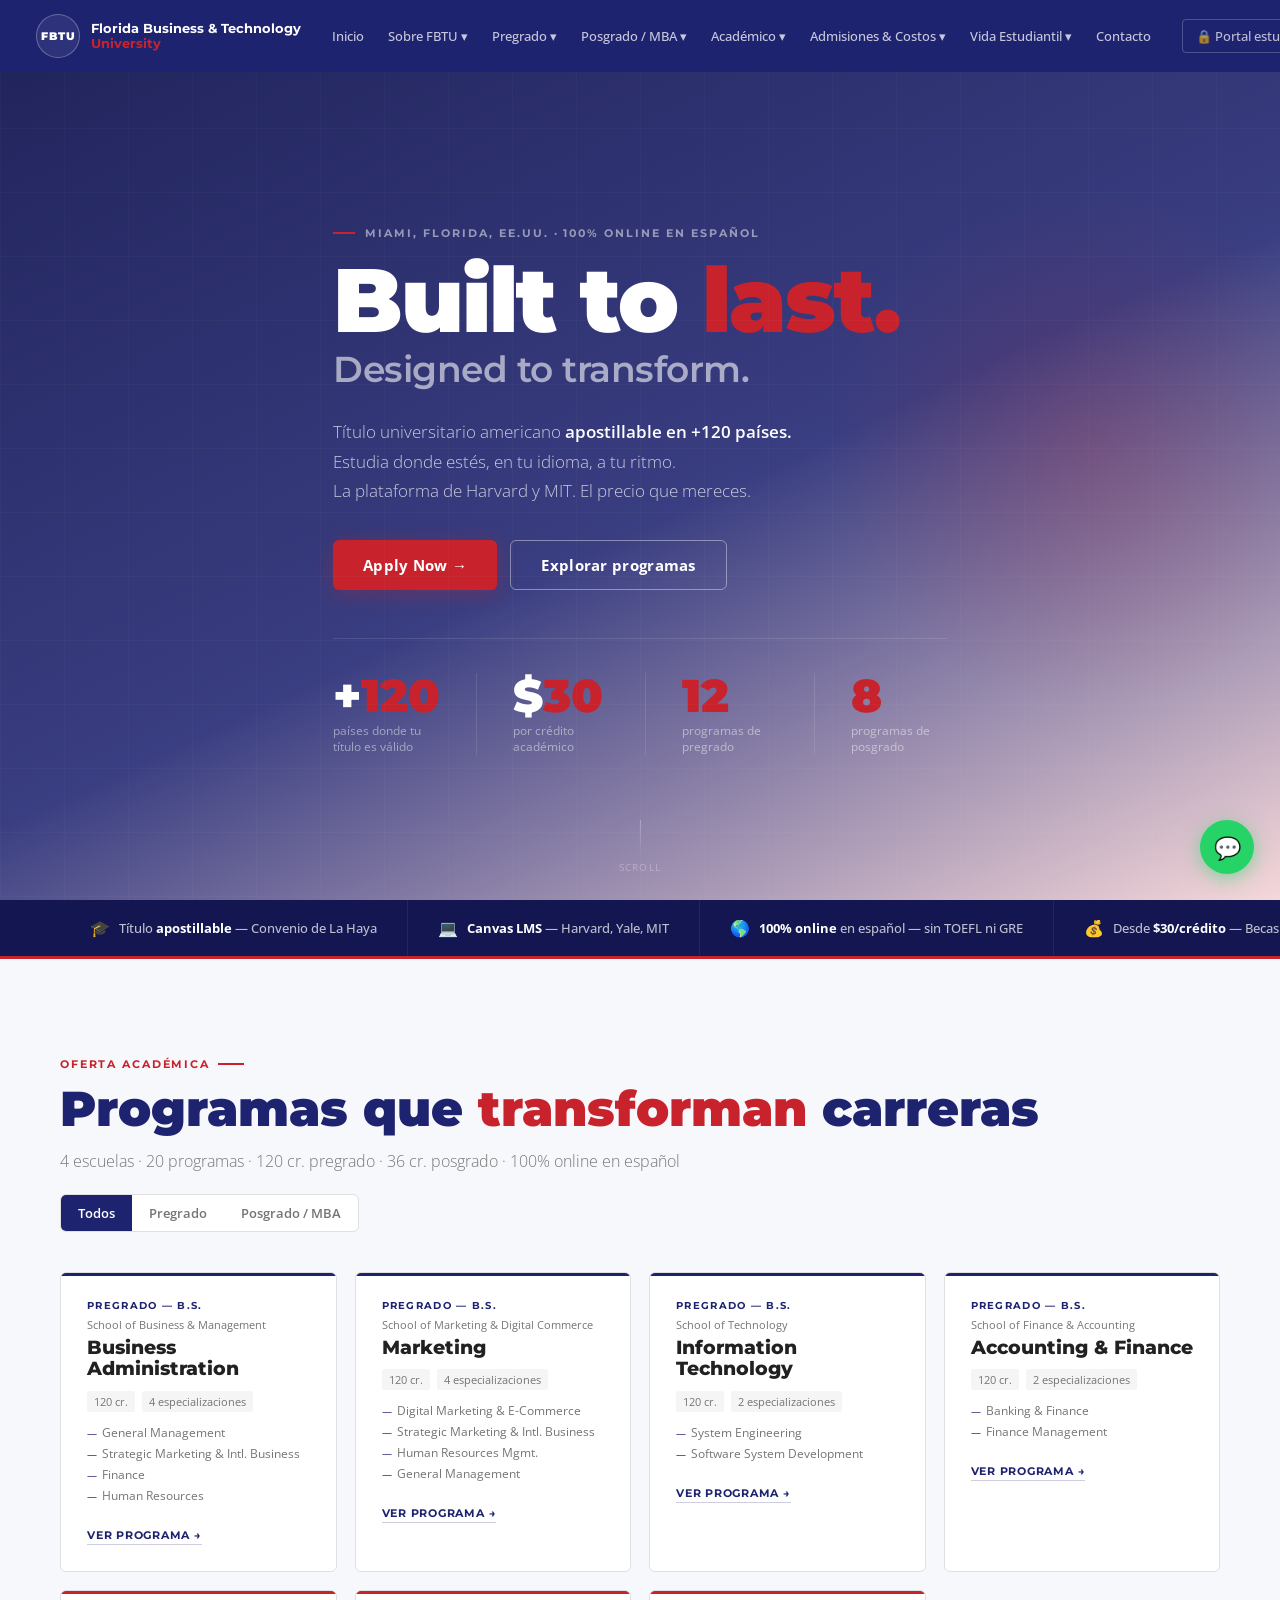
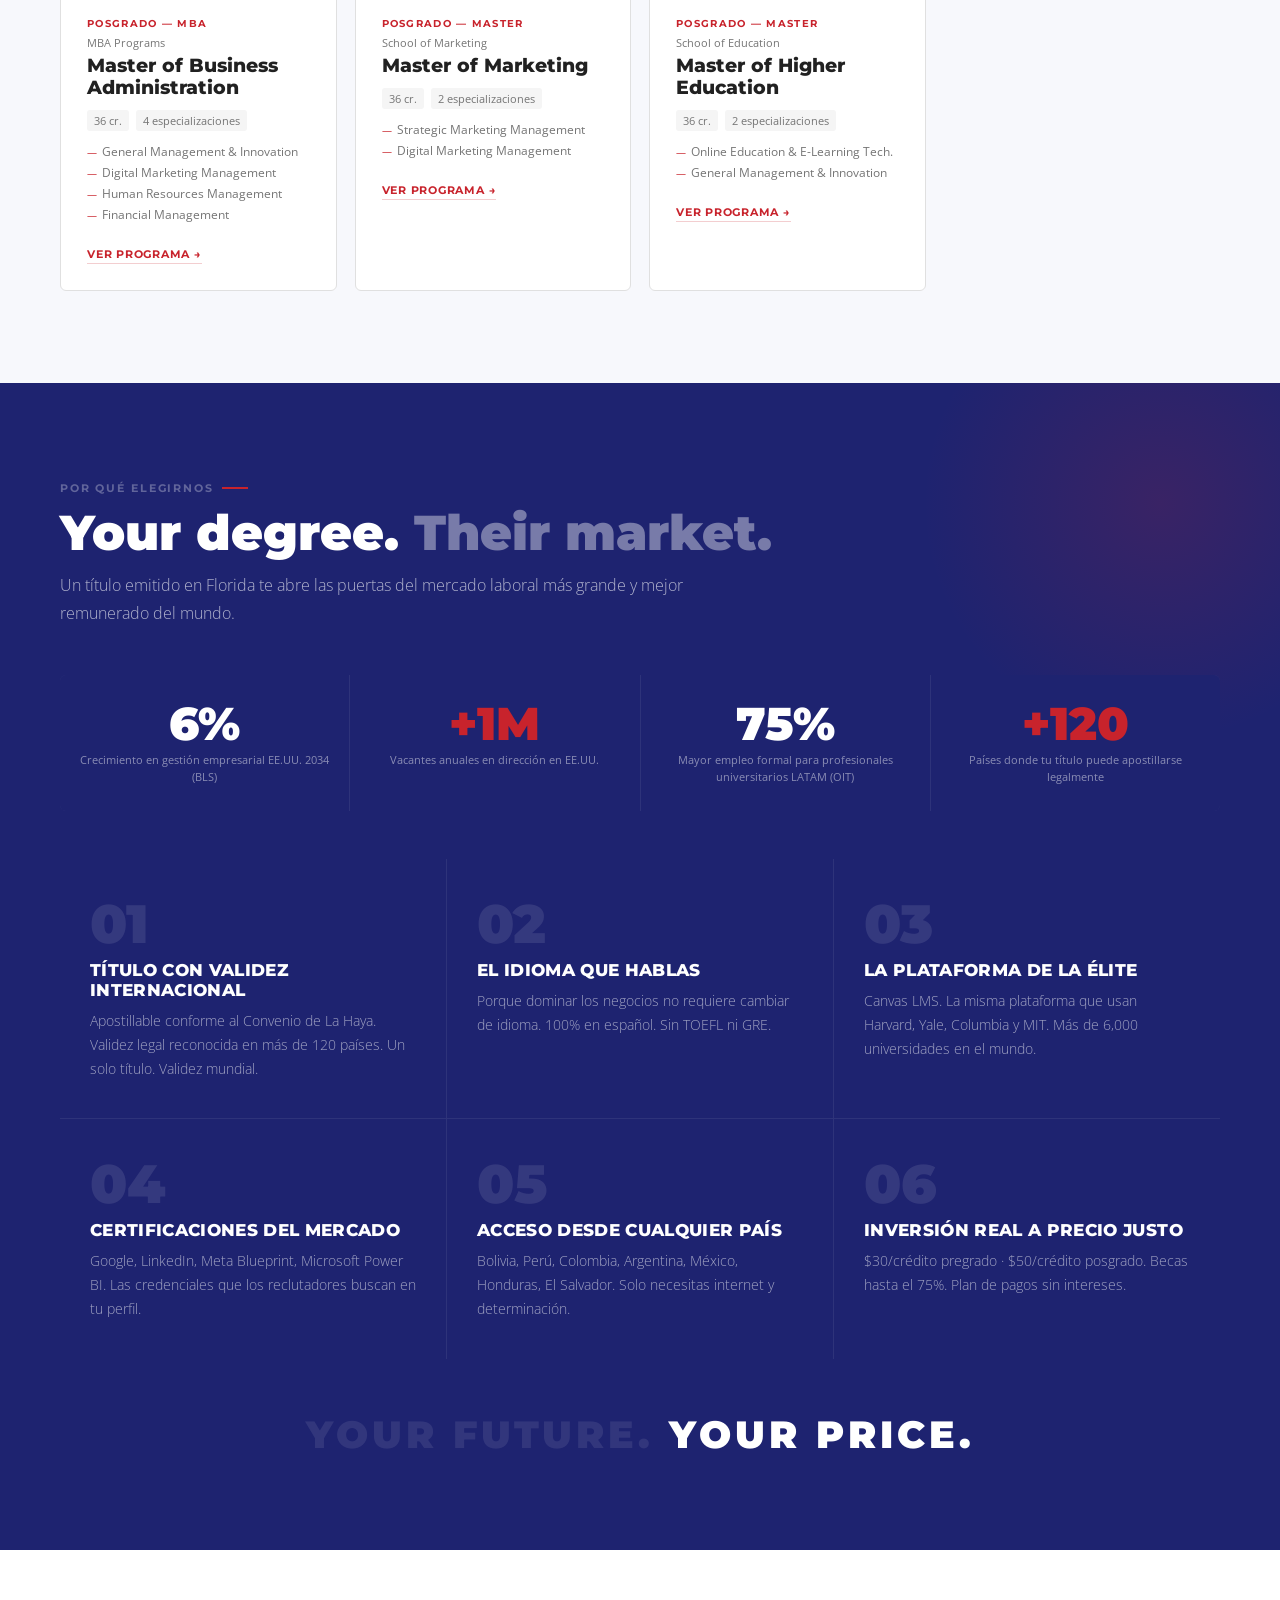
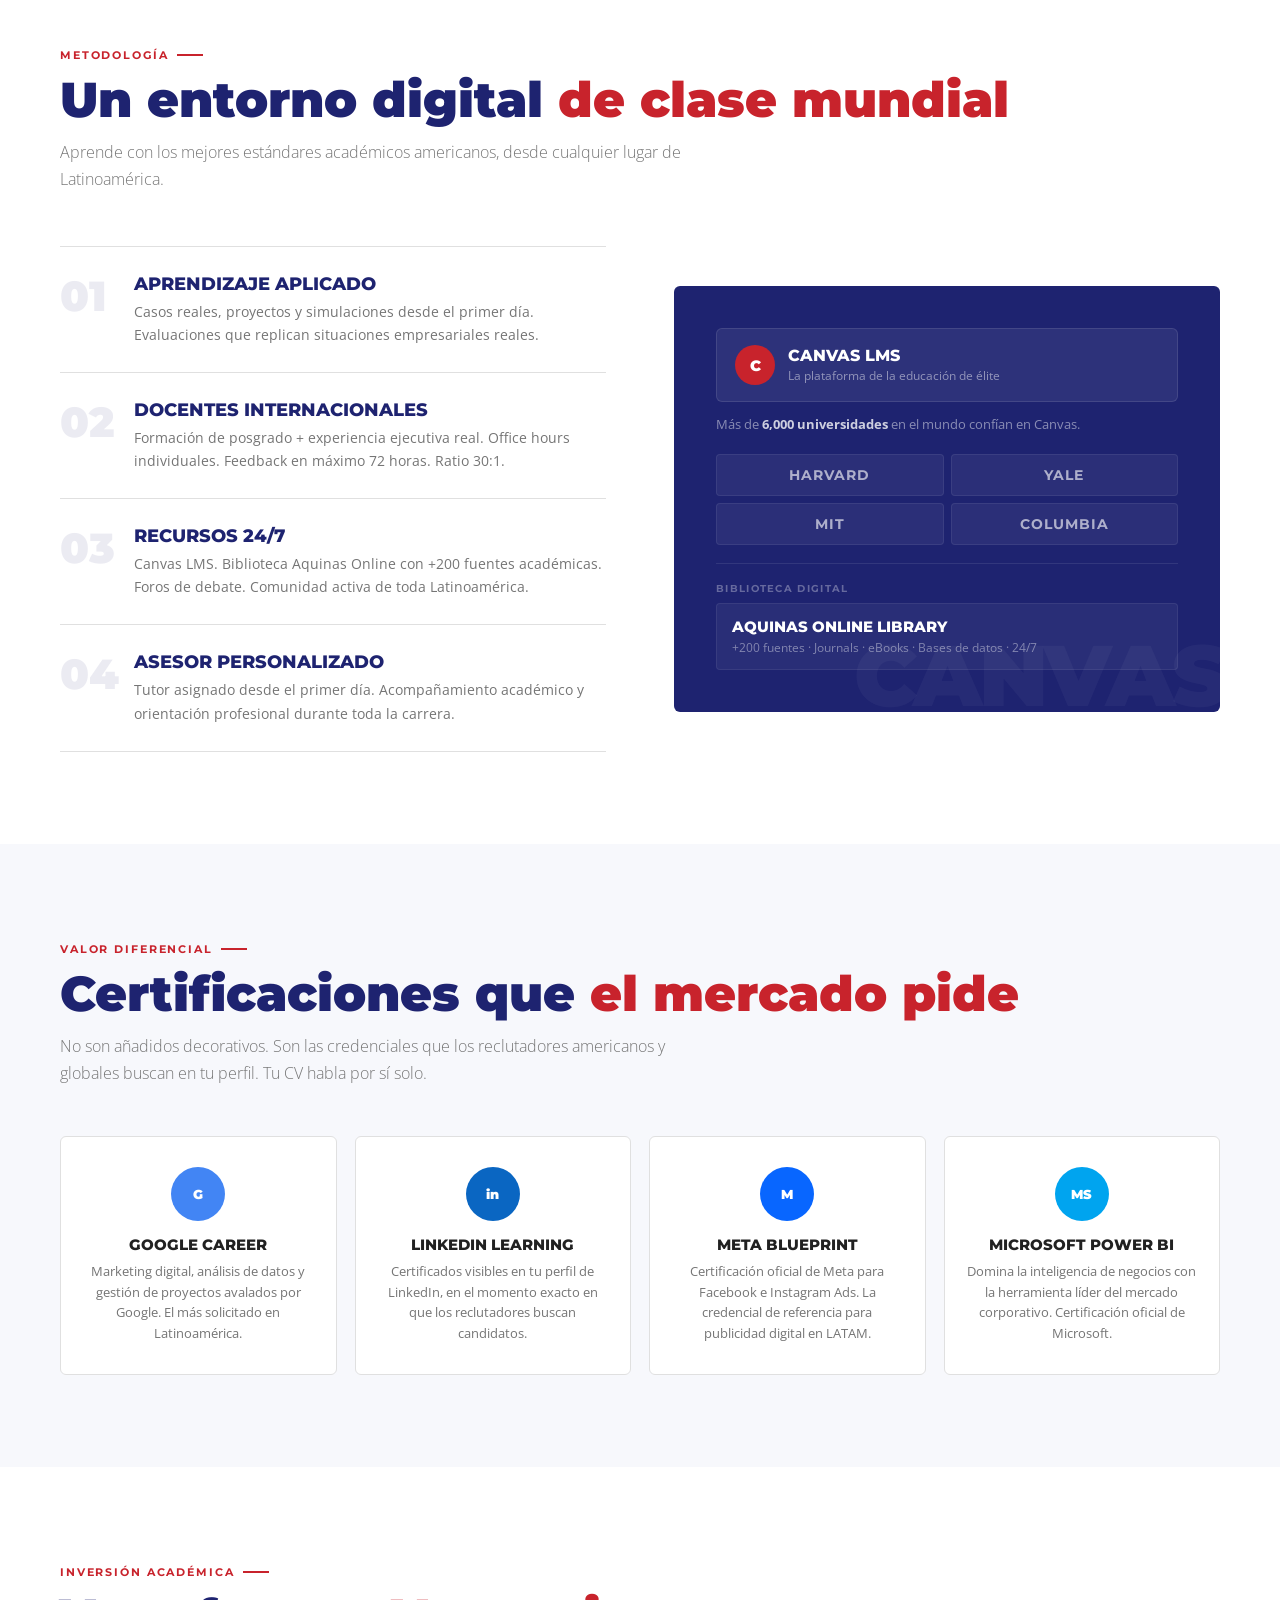
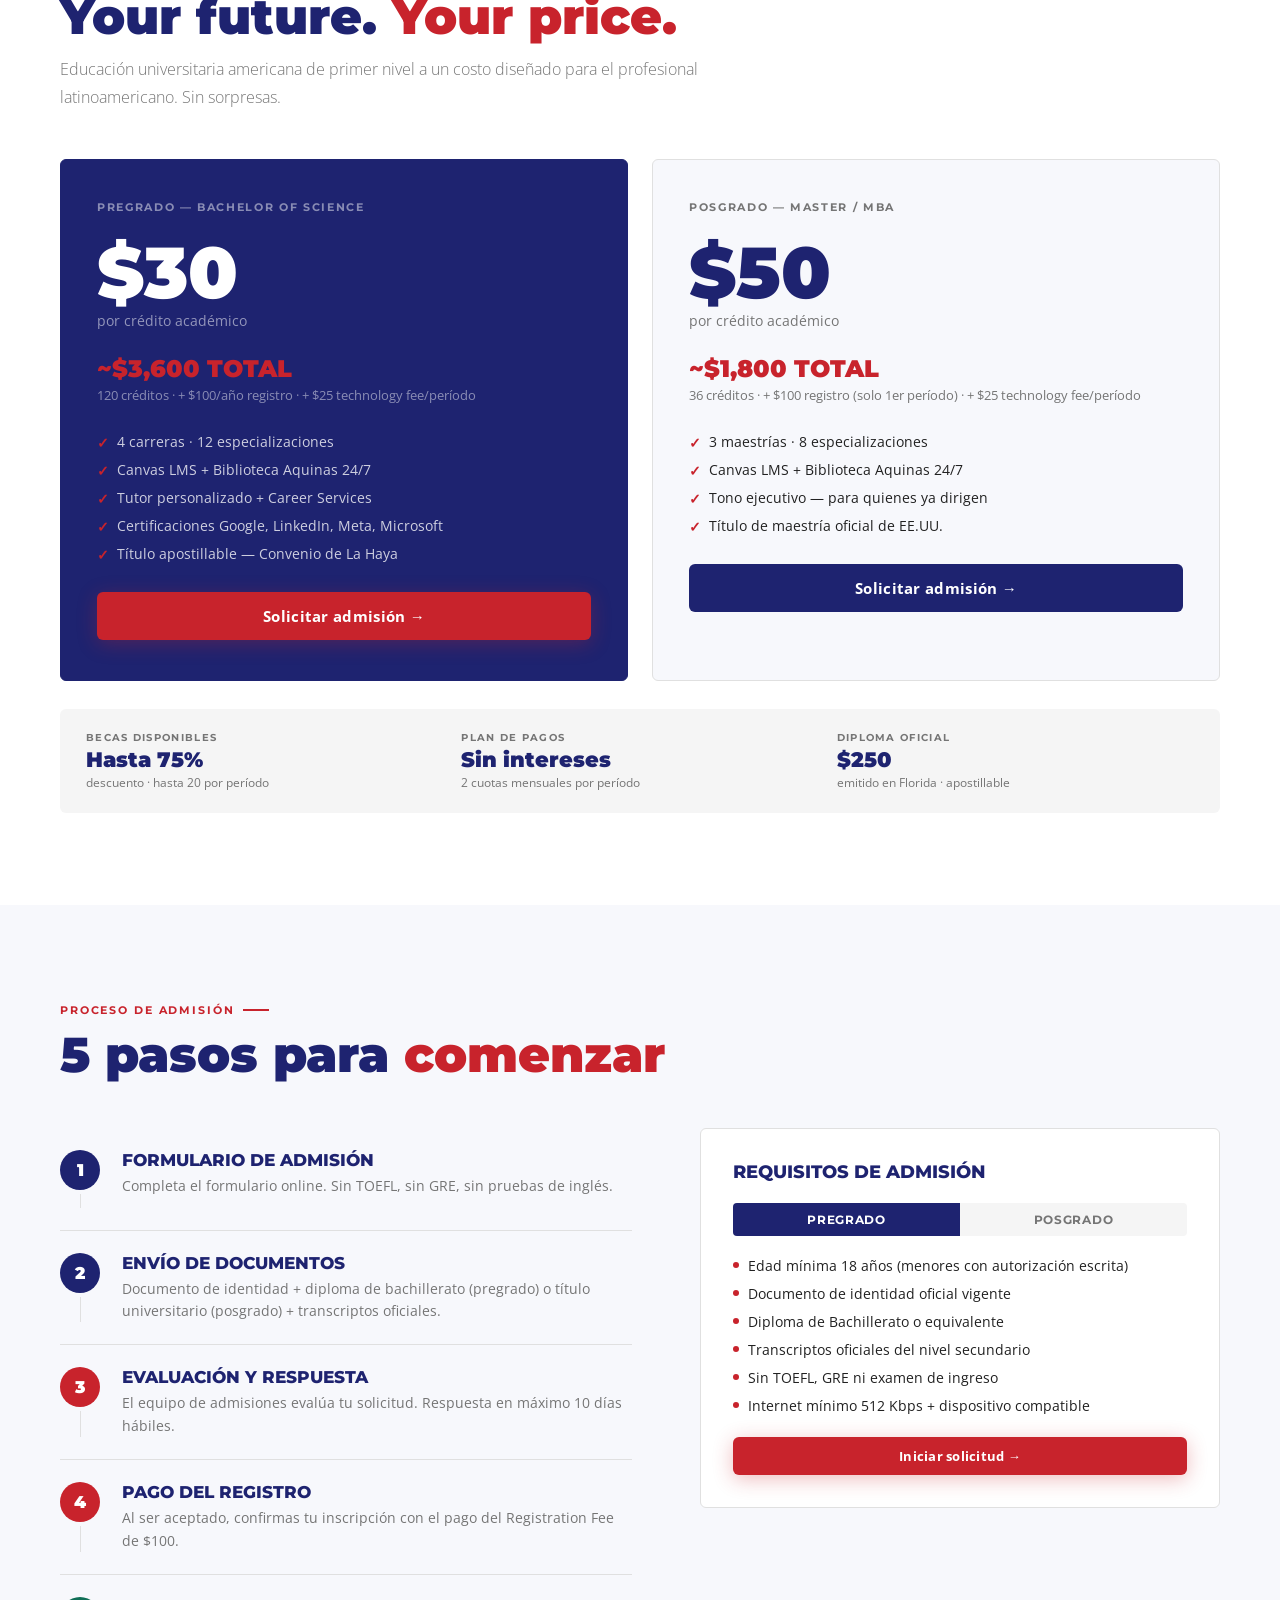
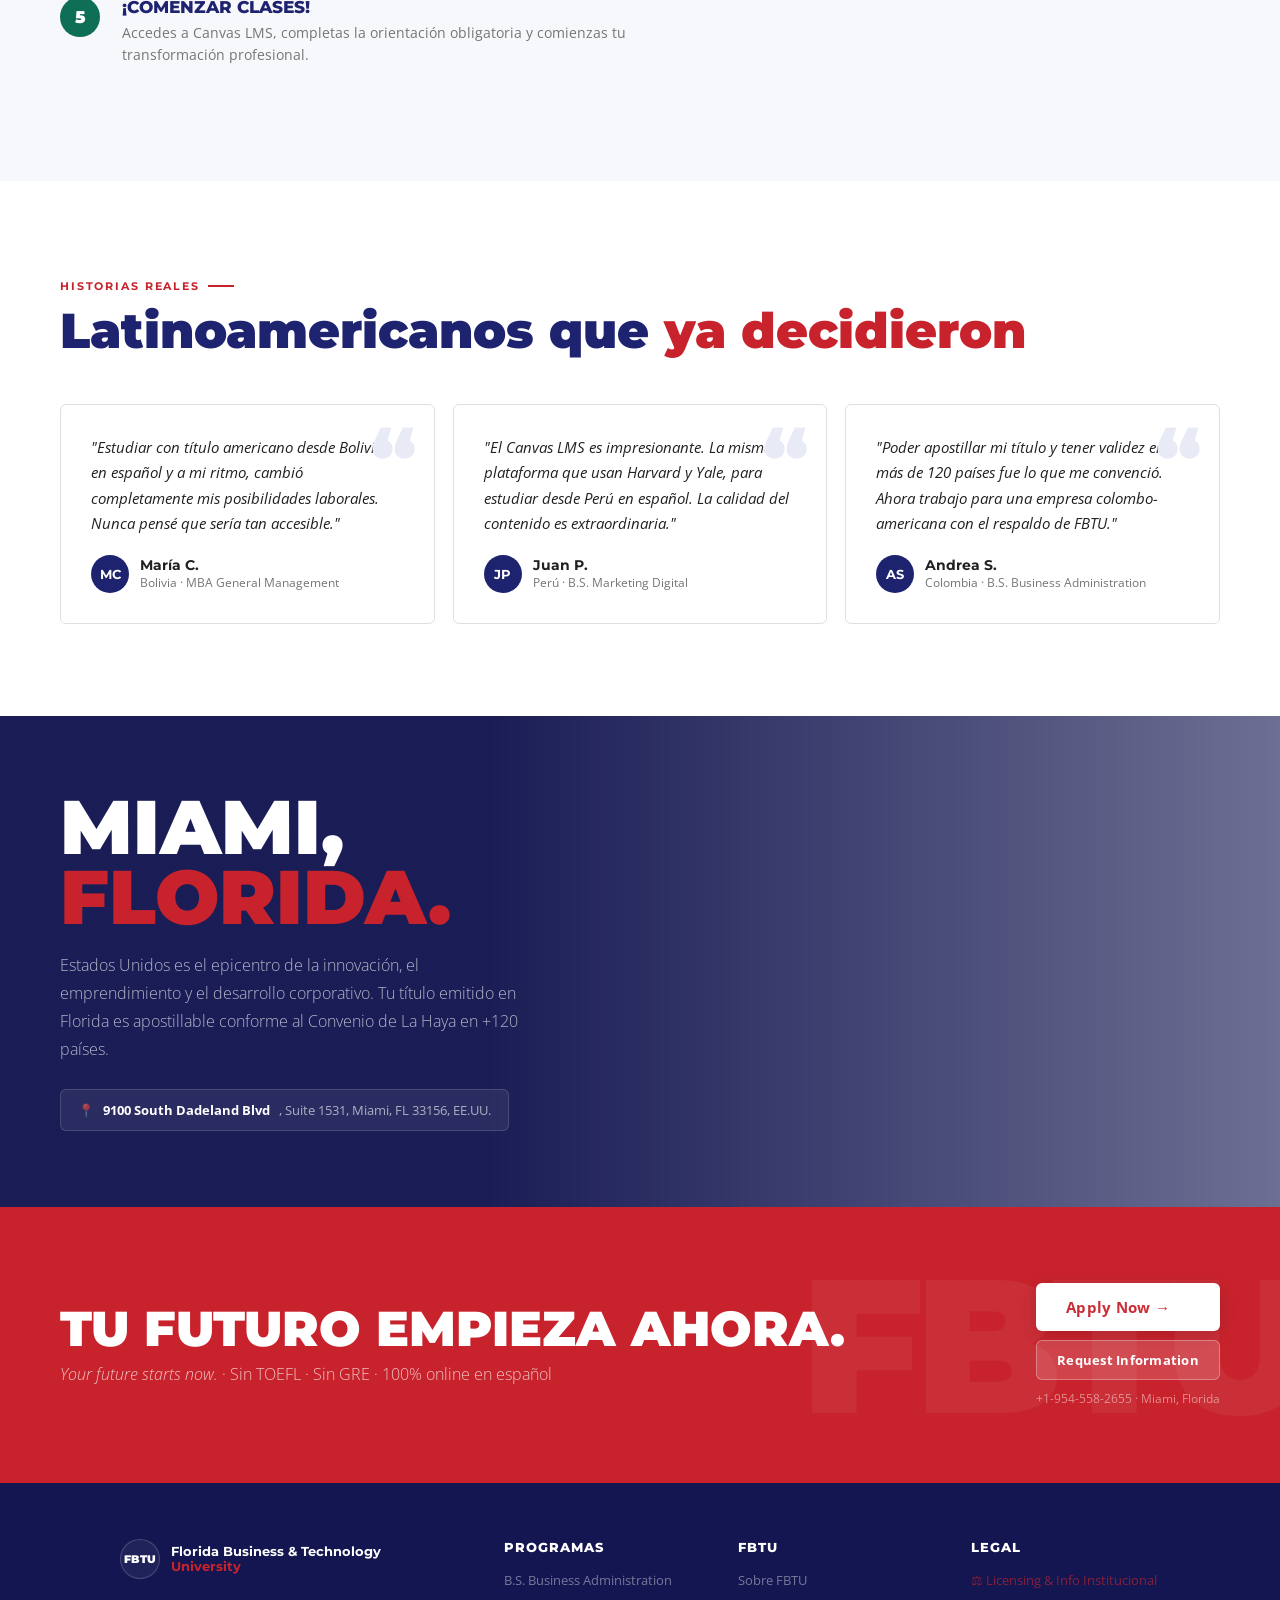
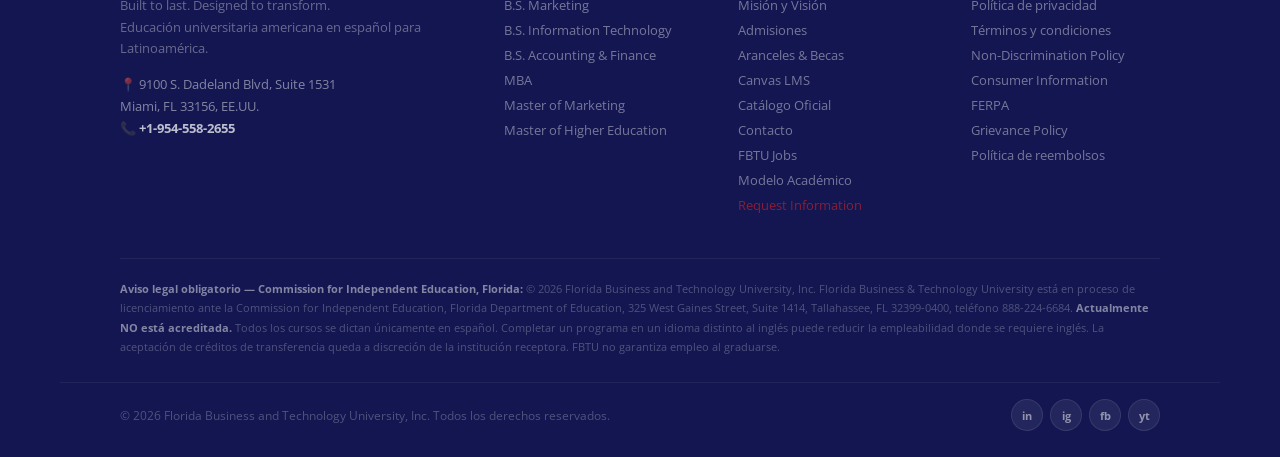
<file: fbtu_complete (1).html>
<!DOCTYPE html>
<html lang="es">
<head>
<meta charset="UTF-8">
<meta name="viewport" content="width=device-width, initial-scale=1.0">
<title>Florida Business &amp; Technology University — FBTU</title>
<link rel="preconnect" href="https://fonts.googleapis.com">
<link href="https://fonts.googleapis.com/css2?family=Montserrat:ital,wght@0,400;0,600;0,700;0,800;0,900;1,400&family=Open+Sans:wght@300;400;500;600&display=swap" rel="stylesheet">
<style>
:root{
  --navy:#1E2370;--navy2:#131650;--navy3:#2A3299;
  --navy-lt:#E8EAF6;--navy-xlt:#F0F2FD;
  --red:#C8232C;--red2:#A01820;--red-lt:#FDECEA;
  --w:#fff;--off:#F7F8FC;--g:#F5F5F5;
  --t:#212121;--tm:#757575;--bd:#E0E0E0;
  --H:'Montserrat',sans-serif;--B:'Open Sans',sans-serif;
  --nh:72px;--r:6px;
}
*,*::before,*::after{box-sizing:border-box;margin:0;padding:0}
html{scroll-behavior:smooth}
body{font-family:var(--B);color:var(--t);background:#fff;overflow-x:hidden}
a,button{cursor:pointer;text-decoration:none;color:inherit;border:none;background:none;font-family:var(--B)}
.wrap{max-width:1280px;margin:0 auto;padding:0 60px}
@media(max-width:1100px){.wrap{padding:0 32px}}
@media(max-width:768px){.wrap{padding:0 18px}}
.pg{display:none}.pg.on{display:block}
.sec{padding:92px 0}
@media(max-width:768px){.sec{padding:60px 0}}

/* ── TYPOGRAPHY ─── */
.lbl{display:inline-flex;align-items:center;gap:8px;font-family:var(--H);font-size:11px;font-weight:700;letter-spacing:.17em;text-transform:uppercase;color:var(--red);margin-bottom:12px}
.lbl::after{content:'';width:26px;height:2px;background:var(--red)}
h2.ttl{font-family:var(--H);font-size:clamp(30px,3.8vw,50px);font-weight:900;line-height:1.05;color:var(--navy);margin-bottom:14px}
h2.ttl em{color:var(--red);font-style:normal}
h2.ttl.w{color:#fff}
h2.ttl.w em{color:rgba(255,255,255,.4)}
.sub{font-size:16px;font-weight:300;color:var(--tm);line-height:1.72;max-width:640px}
.sub.w{color:rgba(255,255,255,.65)}

/* ── BUTTONS ─── */
.btn{display:inline-flex;align-items:center;gap:7px;font-family:var(--B);font-weight:700;border-radius:var(--r);transition:all .2s;letter-spacing:.02em}
.lg{font-size:15px;padding:14px 30px}.md{font-size:13px;padding:10px 20px}.sm{font-size:12px;padding:8px 15px}
.b-red{background:var(--red);color:#fff;box-shadow:0 4px 20px rgba(200,35,44,.3)}.b-red:hover{background:var(--red2);transform:translateY(-1px)}
.b-navy{background:var(--navy);color:#fff}.b-navy:hover{background:var(--navy2);transform:translateY(-1px)}
.b-out{background:transparent;color:#fff;border:1.5px solid rgba(255,255,255,.4)}.b-out:hover{border-color:#fff;background:rgba(255,255,255,.1)}
.b-outn{background:transparent;color:var(--navy);border:1.5px solid var(--navy)}.b-outn:hover{background:var(--navy);color:#fff}
.b-wht{background:#fff;color:var(--red);box-shadow:0 4px 16px rgba(0,0,0,.15)}.b-wht:hover{transform:translateY(-2px);box-shadow:0 8px 28px rgba(0,0,0,.2)}

/* ── NAVBAR ─── */
#nav{position:fixed;top:0;left:0;right:0;z-index:999;height:var(--nh);background:var(--navy);display:flex;align-items:center;gap:20px;padding:0 36px;transition:background .3s,box-shadow .3s}
#nav.sc{background:rgba(19,22,80,.97);box-shadow:0 2px 32px rgba(0,0,0,.3)}
.nl{display:flex;align-items:center;gap:11px;flex-shrink:0;cursor:pointer}
.ns{width:44px;height:44px;border-radius:50%;border:1.5px solid rgba(255,255,255,.28);background:rgba(255,255,255,.07);display:flex;align-items:center;justify-content:center;font-family:var(--H);font-size:11px;font-weight:900;color:#fff;letter-spacing:.5px}
.nn{font-family:var(--H);font-size:12.5px;font-weight:700;line-height:1.2}
.nn .a{color:#fff}.nn .b{color:var(--red)}
.nm{display:flex;align-items:center;gap:2px;flex:1;justify-content:center}
.ni{position:relative}
.nk{font-family:var(--B);font-size:13px;font-weight:500;color:rgba(255,255,255,.75);padding:6px 11px;border-radius:4px;transition:all .2s;white-space:nowrap;background:none;border:none;display:block}
.nk:hover,.nk.on{color:#fff;background:rgba(255,255,255,.1)}
.dd{position:absolute;top:calc(100%+8px);left:50%;transform:translateX(-50%);background:#fff;border-radius:var(--r);box-shadow:0 12px 44px rgba(0,0,0,.16);min-width:220px;padding:7px;display:none;z-index:10}
.ni:hover .dd{display:block}
.dd a{display:block;font-size:13px;color:var(--t);padding:9px 13px;border-radius:4px;transition:background .15s;white-space:nowrap}
.dd a:hover{background:var(--navy-lt);color:var(--navy)}
.dds{height:1px;background:var(--bd);margin:5px 3px}
.nr{display:flex;align-items:center;gap:10px;flex-shrink:0}
.np{font-family:var(--B);font-size:13px;font-weight:500;color:rgba(255,255,255,.7);border:1px solid rgba(255,255,255,.22);padding:7px 13px;border-radius:4px;transition:all .2s}.np:hover{color:#fff;border-color:rgba(255,255,255,.6)}
.hb{display:none;flex-direction:column;gap:5px;padding:6px}.hb span{display:block;width:22px;height:2px;background:#fff;border-radius:2px}
.mob{display:none;position:fixed;top:var(--nh);left:0;right:0;background:var(--navy2);z-index:998;padding:18px;flex-direction:column;gap:3px}
.mob.on{display:flex}
.mob a{color:#fff;font-size:15px;padding:11px 14px;border-radius:4px;font-weight:500}.mob a:hover{background:rgba(255,255,255,.1)}

/* ── HERO ─── */
.hero{min-height:100vh;background:linear-gradient(155deg,rgba(19,22,80,.95) 0%,rgba(30,35,112,.88) 55%,rgba(200,35,44,.18) 100%),url("https://images.unsplash.com/photo-1506905925346-21bda4d32df4?w=1920&q=80") center/cover no-repeat;display:flex;align-items:center;padding:var(--nh) 0 0;position:relative;overflow:hidden}
.hero-grid{position:absolute;inset:0;background-image:linear-gradient(rgba(255,255,255,.022) 1px,transparent 1px),linear-gradient(90deg,rgba(255,255,255,.022) 1px,transparent 1px);background-size:64px 64px;pointer-events:none}
.hero-glow{position:absolute;right:-80px;top:50%;transform:translateY(-50%);width:540px;height:540px;border-radius:50%;background:radial-gradient(circle,rgba(200,35,44,.18) 0%,transparent 68%);pointer-events:none}
.hero-c{position:relative;z-index:1;max-width:760px;padding:80px 0}
.he-ey{display:inline-flex;align-items:center;gap:10px;font-family:var(--H);font-size:11px;font-weight:700;letter-spacing:.18em;text-transform:uppercase;color:rgba(255,255,255,.5);margin-bottom:18px}
.he-ey::before{content:'';width:22px;height:2px;background:var(--red)}
.he-h1{font-family:var(--H);font-size:clamp(52px,7vw,92px);font-weight:900;line-height:.93;color:#fff;letter-spacing:-2px;margin-bottom:6px}
.he-h1 em{color:var(--red);font-style:normal}
.he-h1b{font-family:var(--H);font-size:clamp(22px,2.8vw,38px);font-weight:600;color:rgba(255,255,255,.58);letter-spacing:-.5px;margin-bottom:26px}
.he-p{font-size:17px;font-weight:300;line-height:1.75;color:rgba(255,255,255,.73);max-width:520px;margin-bottom:34px}
.he-p strong{color:#fff;font-weight:600}
.he-btns{display:flex;gap:13px;flex-wrap:wrap;margin-bottom:48px}
.he-stats{display:flex;flex-wrap:wrap;padding-top:34px;border-top:1px solid rgba(255,255,255,.11)}
.hs{padding-right:36px;margin-right:36px;border-right:1px solid rgba(255,255,255,.11)}
.hs:last-child{border-right:none;margin:0;padding:0}
.hs-n{font-family:var(--H);font-size:46px;font-weight:900;line-height:1;color:#fff}
.hs-n span{color:var(--red)}
.hs-l{font-size:11.5px;color:rgba(255,255,255,.48);margin-top:4px;max-width:96px;line-height:1.4}
.scroll-cue{position:absolute;bottom:26px;left:50%;transform:translateX(-50%);display:flex;flex-direction:column;align-items:center;gap:6px;color:rgba(255,255,255,.3);font-size:10px;letter-spacing:.12em;text-transform:uppercase;animation:bob 2s ease-in-out infinite}
.scroll-cue::before{content:'';width:1px;height:34px;background:linear-gradient(to bottom,rgba(255,255,255,.3),transparent)}
@keyframes bob{0%,100%{transform:translateX(-50%) translateY(0)}50%{transform:translateX(-50%) translateY(6px)}}

/* ── TRUST BAR ─── */
.tb{background:var(--navy2);border-bottom:3px solid var(--red)}
.tb-in{display:flex;overflow-x:auto}
.ti{display:flex;align-items:center;gap:9px;padding:17px 30px;white-space:nowrap;flex-shrink:0;border-right:1px solid rgba(255,255,255,.07)}
.ti:last-child{border:none}
.ti-t{font-size:13px;font-weight:500;color:rgba(255,255,255,.72)}.ti-t strong{color:#fff}

/* ── PROGRAMS GRID ─── */
.ph{display:flex;justify-content:space-between;align-items:flex-end;margin-bottom:40px;flex-wrap:wrap;gap:18px}
.ptabs{display:flex;background:#fff;border:1px solid var(--bd);border-radius:var(--r);overflow:hidden}
.ptab{font-family:var(--B);font-size:13px;font-weight:600;padding:9px 17px;color:var(--tm);transition:all .2s;background:none;border:none}
.ptab.on{background:var(--navy);color:#fff}
.ptab:hover:not(.on){background:var(--g)}
.pgrid{display:grid;grid-template-columns:repeat(auto-fill,minmax(260px,1fr));gap:18px}
.pc{background:#fff;border-radius:var(--r);border:1px solid var(--bd);padding:26px;position:relative;overflow:hidden;transition:transform .25s,box-shadow .25s,border-color .25s;cursor:pointer}
.pc:hover{transform:translateY(-4px);box-shadow:0 14px 44px rgba(30,35,112,.1);border-color:rgba(30,35,112,.17)}
.pc::before{content:'';position:absolute;top:0;left:0;right:0;height:3px;background:var(--navy)}
.pc.po::before{background:var(--red)}
.pc-lv{font-family:var(--H);font-size:10px;font-weight:700;letter-spacing:.13em;text-transform:uppercase;color:var(--navy);margin-bottom:5px}
.pc.po .pc-lv{color:var(--red)}
.pc-sc{font-size:11px;color:var(--tm);margin-bottom:5px}
.pc-nm{font-family:var(--H);font-size:19px;font-weight:800;color:var(--t);line-height:1.15;margin-bottom:11px}
.pc-sp{display:flex;gap:7px;margin-bottom:12px;flex-wrap:wrap}
.pc-s{font-size:11px;color:var(--tm);background:var(--g);padding:3px 7px;border-radius:3px}
.pc-es{display:flex;flex-direction:column;gap:4px;margin-bottom:18px}
.pc-e{font-size:12px;color:var(--tm);display:flex;gap:5px}
.pc-e::before{content:'—';color:var(--navy);flex-shrink:0;font-size:10px;margin-top:2px}
.pc.po .pc-e::before{color:var(--red)}
.pc-a{font-family:var(--H);font-size:11px;font-weight:700;text-transform:uppercase;letter-spacing:.07em;color:var(--navy);display:inline-flex;align-items:center;gap:4px;border-bottom:1.5px solid rgba(30,35,112,.22);padding-bottom:2px;transition:border-color .2s}
.pc.po .pc-a{color:var(--red);border-bottom-color:rgba(200,35,44,.22)}
.pc:hover .pc-a{border-bottom-color:currentColor}

/* ── WHY ─── */
.why{background:var(--navy);position:relative;overflow:hidden}
.why::before{content:'';position:absolute;right:-120px;top:-120px;width:480px;height:480px;border-radius:50%;background:radial-gradient(circle,rgba(200,35,44,.16) 0%,transparent 70%);pointer-events:none}
.why-sr{display:grid;grid-template-columns:repeat(4,1fr);gap:1px;background:rgba(255,255,255,.07);margin:48px 0;border-radius:var(--r);overflow:hidden}
.wst{background:var(--navy);padding:26px 18px;text-align:center}
.wst-n{font-family:var(--H);font-size:46px;font-weight:900;color:#fff;line-height:1}
.wst-n.r{color:var(--red)}
.wst-l{font-size:11px;color:rgba(255,255,255,.48);margin-top:5px;line-height:1.5}
.why-g{display:grid;grid-template-columns:repeat(3,1fr);gap:1px;background:rgba(255,255,255,.07)}
.wi{background:var(--navy);padding:38px 30px;transition:background .2s}
.wi:hover{background:rgba(255,255,255,.05)}
.wi-n{font-family:var(--H);font-size:54px;font-weight:900;color:rgba(255,255,255,.1);line-height:1;margin-bottom:9px;transition:color .25s}
.wi:hover .wi-n{color:var(--red)}
.wi-t{font-family:var(--H);font-size:17px;font-weight:800;text-transform:uppercase;color:#fff;margin-bottom:9px;letter-spacing:.02em}
.wi-d{font-size:14px;font-weight:300;color:rgba(255,255,255,.58);line-height:1.7}
.why-tl{text-align:center;margin-top:52px;font-family:var(--H);font-size:clamp(22px,3vw,42px);font-weight:900;text-transform:uppercase;letter-spacing:4px;color:rgba(255,255,255,.09)}
.why-tl span{color:#fff}

/* ── METHOD ─── */
.ml{display:grid;grid-template-columns:1fr 1fr;gap:68px;align-items:center;margin-top:52px}
.mit{display:flex;flex-direction:column}
.mi{display:flex;gap:22px;padding:26px 0;border-bottom:1px solid var(--bd)}
.mi:first-child{border-top:1px solid var(--bd)}
.mi:hover .mi-n{color:var(--red)}
.mi-n{font-family:var(--H);font-size:42px;font-weight:900;color:rgba(30,35,112,.09);flex-shrink:0;width:52px;line-height:1;padding-top:2px;transition:color .25s}
.mi-t{font-family:var(--H);font-size:18px;font-weight:800;text-transform:uppercase;color:var(--navy);margin-bottom:5px}
.mi-d{font-size:14px;color:var(--tm);line-height:1.65}
.mpanel{background:var(--navy);border-radius:var(--r);padding:42px;position:relative;overflow:hidden}
.mpanel::after{content:'CANVAS';position:absolute;bottom:-16px;right:-6px;font-family:var(--H);font-size:86px;font-weight:900;color:rgba(255,255,255,.04);letter-spacing:-3px;pointer-events:none}
.cvrow{display:flex;align-items:center;gap:13px;background:rgba(255,255,255,.07);border:1px solid rgba(255,255,255,.1);border-radius:var(--r);padding:16px 18px;margin-bottom:12px}
.cvdot{width:40px;height:40px;border-radius:50%;background:var(--red);display:flex;align-items:center;justify-content:center;font-family:var(--H);font-size:15px;font-weight:900;color:#fff;flex-shrink:0}
.cv-m{font-family:var(--H);font-size:16px;font-weight:800;color:#fff;text-transform:uppercase}
.cv-s{font-size:12px;color:rgba(255,255,255,.48);margin-top:2px}
.unig{display:grid;grid-template-columns:1fr 1fr;gap:7px;margin-top:18px}
.unib{background:rgba(255,255,255,.06);border:1px solid rgba(255,255,255,.07);border-radius:4px;padding:11px;text-align:center;font-family:var(--H);font-size:14px;font-weight:700;color:rgba(255,255,255,.62);text-transform:uppercase;letter-spacing:1px}
.aqb{margin-top:18px;padding-top:18px;border-top:1px solid rgba(255,255,255,.09)}
.aq-l{font-family:var(--H);font-size:10px;font-weight:700;letter-spacing:.13em;text-transform:uppercase;color:rgba(255,255,255,.32);margin-bottom:8px}
.aq-c{background:rgba(255,255,255,.05);border:1px solid rgba(255,255,255,.07);border-radius:4px;padding:13px 15px}
.aq-n{font-family:var(--H);font-size:15px;font-weight:800;color:#fff;text-transform:uppercase}
.aq-d{font-size:12px;color:rgba(255,255,255,.42);margin-top:3px}

/* ── CERTS ─── */
.cg{display:grid;grid-template-columns:repeat(4,1fr);gap:18px;margin-top:48px}
.cc{background:#fff;border:1px solid var(--bd);border-radius:var(--r);padding:30px 22px;text-align:center;transition:transform .2s,box-shadow .2s}
.cc:hover{transform:translateY(-3px);box-shadow:0 10px 30px rgba(30,35,112,.08)}
.ci{width:54px;height:54px;border-radius:50%;margin:0 auto 14px;display:flex;align-items:center;justify-content:center;font-family:var(--H);font-size:13px;font-weight:900;letter-spacing:.5px}
.ci.g{background:#4285F4;color:#fff}.ci.li{background:#0A66C2;color:#fff}.ci.m{background:#0866FF;color:#fff}.ci.ms{background:#00A4EF;color:#fff}
.cc-n{font-family:var(--H);font-size:15px;font-weight:800;text-transform:uppercase;color:var(--t);margin-bottom:7px}
.cc-d{font-size:13px;color:var(--tm);line-height:1.6}

/* ── PRICING ─── */
.prl{display:grid;grid-template-columns:1fr 1fr;gap:24px;margin-top:48px}
.prc{border-radius:var(--r);padding:40px 36px;border:1px solid var(--bd)}
.prc.f{background:var(--navy);border-color:var(--navy)}.prc.s{background:var(--off)}
.prl-v{font-family:var(--H);font-size:11px;font-weight:700;letter-spacing:.15em;text-transform:uppercase;color:var(--tm);margin-bottom:22px}
.prc.f .prl-v{color:rgba(255,255,255,.48)}
.pr-a{font-family:var(--H);font-size:72px;font-weight:900;line-height:1;color:var(--navy);margin-bottom:3px}
.prc.f .pr-a{color:#fff}
.pr-u{font-size:14px;color:var(--tm);margin-bottom:24px}
.prc.f .pr-u{color:rgba(255,255,255,.52)}
.pr-t{font-family:var(--H);font-size:24px;font-weight:900;text-transform:uppercase;color:var(--red);margin-bottom:3px}
.pr-n{font-size:13px;color:var(--tm);margin-bottom:26px;line-height:1.5}
.prc.f .pr-n{color:rgba(255,255,255,.48)}
.pr-fs{display:flex;flex-direction:column;gap:8px;margin-bottom:28px}
.pr-f{display:flex;align-items:flex-start;gap:8px;font-size:14px;color:var(--t)}
.prc.f .pr-f{color:rgba(255,255,255,.78)}
.pr-f::before{content:'✓';color:var(--red);font-weight:700;flex-shrink:0;margin-top:1px}
.pr-ex{margin-top:28px;background:var(--g);border-radius:var(--r);padding:22px 26px;display:grid;grid-template-columns:repeat(3,1fr);gap:18px}
.pe-t{font-family:var(--H);font-size:10px;font-weight:700;letter-spacing:.13em;text-transform:uppercase;color:var(--tm);margin-bottom:3px}
.pe-v{font-family:var(--H);font-size:21px;font-weight:900;color:var(--navy)}
.pe-n{font-size:12px;color:var(--tm);margin-top:2px}

/* ── ADMISSION ─── */
.al{display:grid;grid-template-columns:1.1fr 1fr;gap:68px;align-items:start;margin-top:48px}
.stps{display:flex;flex-direction:column}
.stp{display:flex;gap:22px;padding:22px 0;border-bottom:1px solid var(--bd)}
.stp:last-child{border:none}
.stl{display:flex;flex-direction:column;align-items:center;flex-shrink:0}
.std{width:40px;height:40px;border-radius:50%;display:flex;align-items:center;justify-content:center;font-family:var(--H);font-size:17px;font-weight:900;color:#fff;background:var(--navy);flex-shrink:0;z-index:1}
.std.r{background:var(--red)}.std.g{background:#0f6e56}
.stln{width:1px;flex:1;min-height:14px;background:var(--bd);margin-top:4px}
.st-t{font-family:var(--H);font-size:17px;font-weight:800;text-transform:uppercase;color:var(--navy);margin-bottom:5px}
.st-d{font-size:14px;color:var(--tm);line-height:1.6}
.apanel{background:#fff;border:1px solid var(--bd);border-radius:var(--r);padding:32px;position:sticky;top:calc(var(--nh)+14px)}
.ap-t{font-family:var(--H);font-size:18px;font-weight:800;text-transform:uppercase;color:var(--navy);margin-bottom:20px}
.rqtabs{display:flex;background:var(--g);border-radius:4px;overflow:hidden;margin-bottom:20px}
.rqtab{flex:1;font-family:var(--H);font-size:12px;font-weight:700;text-transform:uppercase;letter-spacing:.06em;color:var(--tm);padding:9px;text-align:center;transition:all .2s;border:none;background:none}
.rqtab.on{background:var(--navy);color:#fff}
.rql{display:flex;flex-direction:column;gap:9px}
.rqi{display:flex;gap:9px;font-size:14px;color:var(--t);align-items:flex-start}
.rqb{width:6px;height:6px;border-radius:50%;background:var(--red);flex-shrink:0;margin-top:6px}

/* ── TESTIMONIALS ─── */
.tg{display:grid;grid-template-columns:repeat(3,1fr);gap:18px;margin-top:48px}
.tc{background:#fff;border:1px solid var(--bd);border-radius:var(--r);padding:30px;position:relative}
.tc::before{content:'\201C';position:absolute;top:14px;right:18px;font-family:var(--H);font-size:76px;font-weight:900;color:var(--navy-lt);line-height:1}
.tc-tx{font-size:15px;font-style:italic;color:var(--t);line-height:1.7;margin-bottom:18px}
.tc-au{display:flex;align-items:center;gap:11px}
.tc-av{width:38px;height:38px;border-radius:50%;background:var(--navy);display:flex;align-items:center;justify-content:center;font-family:var(--H);font-size:13px;font-weight:700;color:#fff;flex-shrink:0}
.tc-n{font-family:var(--H);font-size:14px;font-weight:700;color:var(--t)}
.tc-p{font-size:12px;color:var(--tm)}

/* ── MIAMI ─── */
.miami{min-height:460px;background:linear-gradient(to right,rgba(19,22,80,.97) 38%,rgba(19,22,80,.62) 100%),url("https://images.unsplash.com/photo-1533106418989-88406c7cc8ca?w=1920&q=80") center/cover no-repeat;display:flex;align-items:center}
.mia-c{padding:76px 60px;max-width:700px}
@media(max-width:768px){.mia-c{padding:52px 18px}}
.mia-h{font-family:var(--H);font-size:clamp(46px,6vw,76px);font-weight:900;text-transform:uppercase;line-height:.93;color:#fff;margin-bottom:18px}
.mia-h span{color:var(--red)}
.mia-d{font-size:16px;font-weight:300;color:rgba(255,255,255,.68);line-height:1.75;max-width:460px;margin-bottom:26px}
.mia-a{display:inline-flex;align-items:center;gap:9px;background:rgba(255,255,255,.07);border:1px solid rgba(255,255,255,.14);padding:11px 17px;border-radius:var(--r);font-size:13px;color:rgba(255,255,255,.62)}
.mia-a strong{color:#fff}

/* ── CTA FINAL ─── */
.ctaf{background:var(--red);padding:76px 60px;display:flex;justify-content:space-between;align-items:center;gap:36px;flex-wrap:wrap;position:relative;overflow:hidden}
@media(max-width:768px){.ctaf{padding:52px 18px;flex-direction:column;align-items:flex-start}}
.ctaf::before{content:'FBTU';position:absolute;right:-26px;top:50%;transform:translateY(-50%);font-family:var(--H);font-size:190px;font-weight:900;color:rgba(255,255,255,.05);letter-spacing:-8px;pointer-events:none}
.cf-h{font-family:var(--H);font-size:clamp(30px,3.8vw,56px);font-weight:900;text-transform:uppercase;line-height:.95;color:#fff;margin-bottom:11px}
.cf-s{font-size:16px;font-weight:300;color:rgba(255,255,255,.73)}
.cf-ac{display:flex;flex-direction:column;gap:9px;flex-shrink:0}
.cf-ph{font-size:12px;color:rgba(255,255,255,.48);text-align:center;margin-top:1px}

/* ── PAGE HERO ─── */
.phero{background:var(--navy);padding:calc(var(--nh)+52px) 0 60px;position:relative;overflow:hidden}
.phero::before{content:'';position:absolute;right:-80px;top:-80px;width:380px;height:380px;border-radius:50%;background:radial-gradient(circle,rgba(200,35,44,.16) 0%,transparent 70%);pointer-events:none}
.ph-ey{font-family:var(--H);font-size:11px;font-weight:700;letter-spacing:.17em;text-transform:uppercase;color:rgba(255,255,255,.42);margin-bottom:13px;display:flex;align-items:center;gap:9px}
.ph-ey::before{content:'';width:22px;height:2px;background:var(--red)}
.phero h1{font-family:var(--H);font-size:clamp(34px,4.8vw,60px);font-weight:900;color:#fff;line-height:1;margin-bottom:13px}
.phero h1 em{color:var(--red);font-style:normal}
.phero p{font-size:16px;font-weight:300;color:rgba(255,255,255,.62);line-height:1.72;max-width:600px}

/* ── SOBRE ─── */
.abg{display:grid;grid-template-columns:1fr 1fr;gap:60px;align-items:start;margin-top:48px}
.mbox{background:var(--navy);border-radius:var(--r);padding:38px;margin-bottom:24px}
.mbox h3{font-family:var(--H);font-size:20px;font-weight:800;text-transform:uppercase;color:var(--red);margin-bottom:12px}
.mbox p{font-size:15px;font-weight:300;line-height:1.75;color:rgba(255,255,255,.78)}
.prg{display:grid;grid-template-columns:1fr 1fr;gap:14px;margin-top:48px}
.prc2{background:var(--navy-xlt);border:1px solid var(--navy-lt);border-radius:var(--r);padding:22px}
.pn{font-family:var(--H);font-size:34px;font-weight:900;color:var(--navy-lt);line-height:1;margin-bottom:7px}
.pt{font-family:var(--H);font-size:14px;font-weight:800;text-transform:uppercase;color:var(--navy);margin-bottom:7px}
.pd{font-size:13px;color:var(--tm);line-height:1.6}
.tgrid{display:grid;grid-template-columns:repeat(auto-fill,minmax(190px,1fr));gap:14px;margin-top:26px}
.tcard{background:#fff;border:1px solid var(--bd);border-radius:var(--r);padding:22px;text-align:center}
.tav{width:56px;height:56px;border-radius:50%;background:var(--navy);display:flex;align-items:center;justify-content:center;margin:0 auto 12px;font-family:var(--H);font-size:18px;font-weight:900;color:#fff}
.trl{font-size:10px;font-weight:700;letter-spacing:.11em;text-transform:uppercase;color:var(--red);margin-bottom:5px}
.tnm{font-family:var(--H);font-size:15px;font-weight:700;color:var(--t)}
.lbox{background:var(--red-lt);border:1.5px solid rgba(200,35,44,.28);border-radius:var(--r);padding:30px;margin-top:26px}
.lbox h3{font-family:var(--H);font-size:17px;font-weight:800;text-transform:uppercase;color:var(--red);margin-bottom:18px}
.lr{display:flex;gap:14px;padding:10px 0;border-bottom:1px solid rgba(200,35,44,.13);font-size:14px}
.lr:last-child{border:none}
.ll{font-weight:700;color:var(--t);min-width:170px;flex-shrink:0}
.lv{color:var(--tm);line-height:1.5}

/* ── PROGRAM PAGES ─── */
.ppg{display:grid;grid-template-columns:repeat(auto-fill,minmax(290px,1fr));gap:22px;margin-top:48px}
.ppcard{background:#fff;border:1px solid var(--bd);border-radius:var(--r);overflow:hidden;transition:transform .25s,box-shadow .25s}
.ppcard:hover{transform:translateY(-4px);box-shadow:0 14px 42px rgba(30,35,112,.1)}
.pptop{background:var(--navy);padding:22px 26px}
.ppcard.po .pptop{background:var(--red)}
.ppbg{font-family:var(--H);font-size:10px;font-weight:700;letter-spacing:.13em;text-transform:uppercase;color:rgba(255,255,255,.48);margin-bottom:7px}
.ppti{font-family:var(--H);font-size:20px;font-weight:900;color:#fff;line-height:1.1;margin-bottom:7px}
.ppcc{font-size:13px;color:rgba(255,255,255,.62)}
.ppbd{padding:22px 26px}
.ppds{font-size:14px;color:var(--tm);line-height:1.65;margin-bottom:18px}
.ppet{font-family:var(--H);font-size:11px;font-weight:700;letter-spacing:.11em;text-transform:uppercase;color:var(--tm);margin-bottom:9px}
.ppe{display:flex;flex-direction:column;gap:5px;margin-bottom:18px}
.ppe-i{font-size:13px;color:var(--t);padding:6px 11px;background:var(--g);border-radius:4px;border-left:3px solid var(--navy)}
.ppcard.po .ppe-i{border-left-color:var(--red)}
.acc{border:1px solid var(--bd);border-radius:var(--r);margin-top:24px;overflow:hidden}
.ac-i{border-bottom:1px solid var(--bd)}.ac-i:last-child{border:none}
.ac-h{display:flex;justify-content:space-between;align-items:center;padding:14px 18px;cursor:pointer;background:#fff;transition:background .15s;font-family:var(--H);font-size:13px;font-weight:700;color:var(--navy);text-transform:uppercase;letter-spacing:.04em}
.ac-h:hover{background:var(--navy-xlt)}
.ac-a{transition:transform .25s;font-size:11px;color:var(--tm)}
.ac-a.op{transform:rotate(180deg)}
.ac-b{display:none;padding:14px 18px;background:var(--off);border-top:1px solid var(--bd)}
.ac-b.op{display:block}
.cl{display:flex;flex-direction:column;gap:5px}
.ci2{display:flex;gap:11px;font-size:13px}
.cc2{font-family:var(--H);font-weight:700;color:var(--navy);min-width:66px;flex-shrink:0}

/* ── ADMISSION PAGE ─── */
.ftable{width:100%;border-collapse:collapse;margin-top:24px;border-radius:var(--r);overflow:hidden}
.ftable th{background:var(--navy);color:#fff;font-family:var(--H);font-size:12px;font-weight:700;text-transform:uppercase;letter-spacing:.07em;padding:11px 15px;text-align:left}
.ftable td{padding:10px 15px;font-size:14px;border-bottom:1px solid var(--bd)}
.ftable tr:nth-child(even) td{background:var(--off)}
.ftable tr:last-child td{border:none}
.ftable td:first-child{font-weight:600;color:var(--t)}
.ftable td:last-child{color:var(--tm)}
.fhl td{background:var(--navy-lt)!important;font-weight:700}
.lnot{background:var(--red-lt);border:1.5px solid rgba(200,35,44,.28);border-radius:var(--r);padding:18px 22px;margin-bottom:22px;display:flex;gap:11px;align-items:flex-start}
.lnot-t{font-size:14px;color:var(--t);line-height:1.6}
.lnot-t strong{color:var(--red)}
.sapg{display:grid;grid-template-columns:repeat(2,1fr);gap:14px;margin-top:26px}
.sapc{background:var(--navy-xlt);border:1px solid var(--navy-lt);border-radius:var(--r);padding:20px}
.sap-v{font-family:var(--H);font-size:34px;font-weight:900;color:var(--navy);line-height:1}
.sap-l{font-size:13px;color:var(--tm);margin-top:5px;line-height:1.5}

/* ── VIDA ─── */
.vg{display:grid;grid-template-columns:repeat(auto-fill,minmax(270px,1fr));gap:18px;margin-top:26px}
.vc{background:#fff;border:1px solid var(--bd);border-radius:var(--r);padding:26px;transition:transform .2s,box-shadow .2s}
.vc:hover{transform:translateY(-3px);box-shadow:0 10px 28px rgba(30,35,112,.07)}
.vic{width:46px;height:46px;border-radius:var(--r);background:var(--navy-lt);display:flex;align-items:center;justify-content:center;font-size:20px;margin-bottom:12px}
.vt{font-family:var(--H);font-size:15px;font-weight:800;text-transform:uppercase;color:var(--navy);margin-bottom:7px}
.vd{font-size:14px;color:var(--tm);line-height:1.65}
.hons{display:grid;grid-template-columns:repeat(3,1fr);gap:14px;margin-top:26px}
.hon{background:var(--navy);border-radius:var(--r);padding:22px;text-align:center}
.hon-t{font-family:var(--H);font-size:15px;font-weight:900;text-transform:uppercase;color:var(--red);margin-bottom:7px}
.hon-g{font-family:var(--H);font-size:26px;font-weight:900;color:#fff}
.hon-r{font-size:12px;color:rgba(255,255,255,.46);margin-top:3px}
.polls{display:flex;flex-direction:column;gap:11px;margin-top:26px}
.poll{display:flex;gap:14px;padding:16px 18px;background:#fff;border:1px solid var(--bd);border-radius:var(--r)}
.poli{font-size:19px;flex-shrink:0}
.pol-t{font-family:var(--H);font-size:13px;font-weight:700;text-transform:uppercase;color:var(--navy);margin-bottom:3px}
.pol-d{font-size:13px;color:var(--tm);line-height:1.55}
.pol-b{display:inline-block;font-size:10px;font-weight:700;padding:2px 7px;border-radius:3px;background:rgba(200,35,44,.1);color:var(--red);margin-top:3px;text-transform:uppercase;letter-spacing:.07em}

/* ── CONTACT ─── */
.cl2{display:grid;grid-template-columns:1fr 1fr;gap:56px;margin-top:48px}
.cfl{font-family:var(--H);font-size:11px;font-weight:700;letter-spacing:.11em;text-transform:uppercase;color:var(--tm);margin-bottom:5px;display:block}
.cfi{width:100%;border:1.5px solid var(--bd);border-radius:var(--r);padding:11px 13px;font-family:var(--B);font-size:14px;color:var(--t);transition:border-color .2s;background:#fff}
.cfi:focus{outline:none;border-color:var(--navy)}
.cfta{min-height:110px;resize:vertical}
.fr{display:grid;grid-template-columns:1fr 1fr;gap:14px}
.fg{margin-bottom:16px}
.cib{display:flex;gap:13px;padding:18px;background:var(--off);border:1px solid var(--bd);border-radius:var(--r);margin-bottom:14px}
.ci-ic{font-size:19px;flex-shrink:0;margin-top:2px}
.ci-l{font-family:var(--H);font-size:10px;font-weight:700;text-transform:uppercase;letter-spacing:.09em;color:var(--tm);margin-bottom:3px}
.ci-v{font-size:14px;color:var(--t);font-weight:500;line-height:1.4}
.ci-n{font-size:12px;color:var(--tm);margin-top:2px}
.maph{background:var(--g);border-radius:var(--r);height:190px;display:flex;align-items:center;justify-content:center;margin-top:18px;border:1px solid var(--bd);color:var(--tm);font-size:14px;text-align:center;flex-direction:column;gap:7px}

/* ── LEGAL PAGE ─── */
.lpc{max-width:800px}
.lpc h3{font-family:var(--H);font-size:19px;font-weight:800;text-transform:uppercase;color:var(--navy);margin:30px 0 11px}
.lpc p{font-size:15px;color:var(--t);line-height:1.75;margin-bottom:13px}
.lpc ul{padding-left:18px;margin-bottom:13px}
.lpc li{font-size:15px;color:var(--t);line-height:1.75;margin-bottom:5px}
.lwarn{background:var(--red-lt);border:1.5px solid rgba(200,35,44,.28);border-radius:var(--r);padding:22px 26px;margin-bottom:26px}
.lwarn strong{color:var(--red);font-size:15px;display:block;margin-bottom:7px}
.lwarn p{font-size:14px;color:var(--t);line-height:1.7;margin:0}

/* ── FOOTER ─── */
footer{background:var(--navy2);padding:56px 60px 0}
@media(max-width:768px){footer{padding:38px 18px 0}}
.ft{display:grid;grid-template-columns:1.8fr 1fr 1fr 1fr;gap:44px;padding-bottom:44px}
.fsr{display:flex;align-items:center;gap:11px;margin-bottom:16px}
.fse{width:40px;height:40px;border-radius:50%;border:1.5px solid rgba(255,255,255,.18);background:rgba(255,255,255,.06);display:flex;align-items:center;justify-content:center;font-family:var(--H);font-size:11px;font-weight:900;color:#fff}
.fbn{font-family:var(--H);font-size:12.5px;font-weight:700;color:#fff;line-height:1.25}
.fbn span{color:var(--red)}
.ftg{font-size:13px;color:rgba(255,255,255,.36);line-height:1.65;margin-bottom:16px}
.fct{display:flex;flex-direction:column;gap:4px}
.fct span{font-size:13px;color:rgba(255,255,255,.48)}
.fct strong{color:rgba(255,255,255,.72)}
.fct2{font-family:var(--H);font-size:13px;font-weight:800;text-transform:uppercase;letter-spacing:1px;color:#fff;margin-bottom:16px}
.fls{display:flex;flex-direction:column;gap:7px}
.fls a{font-size:13px;color:rgba(255,255,255,.42);transition:color .15s}
.fls a:hover{color:#fff}
.fdiv{height:1px;background:rgba(255,255,255,.07);margin:0 60px}
@media(max-width:768px){.fdiv{margin:0}}
.fleg{padding:20px 60px 26px;font-size:11px;color:rgba(255,255,255,.26);line-height:1.75}
@media(max-width:768px){.fleg{padding:20px 0 26px}}
.fleg strong{color:rgba(255,255,255,.48)}
.fbot{display:flex;justify-content:space-between;align-items:center;padding:16px 60px 26px;border-top:1px solid rgba(255,255,255,.06);flex-wrap:wrap;gap:11px}
@media(max-width:768px){.fbot{padding:16px 0 26px}}
.fcp{font-size:12px;color:rgba(255,255,255,.26)}
.fsoc{display:flex;gap:7px}
.sb{width:32px;height:32px;border-radius:50%;background:rgba(255,255,255,.07);border:1px solid rgba(255,255,255,.09);display:flex;align-items:center;justify-content:center;font-size:11px;font-weight:700;color:rgba(255,255,255,.5);transition:all .2s;cursor:pointer}
.sb:hover{background:var(--red);border-color:var(--red);color:#fff}

/* ── WHATSAPP ─── */
.wab{position:fixed;bottom:26px;right:26px;z-index:998;width:54px;height:54px;border-radius:50%;background:#25D366;box-shadow:0 4px 18px rgba(37,211,102,.5);display:flex;align-items:center;justify-content:center;font-size:22px;cursor:pointer;transition:transform .2s,box-shadow .2s}
.wab:hover{transform:scale(1.1);box-shadow:0 6px 26px rgba(37,211,102,.65)}

/* ── NEW PAGES CSS ─── */
.acad-grid{display:grid;grid-template-columns:repeat(auto-fill,minmax(280px,1fr));gap:20px;margin-top:28px}
.acad-card{background:#fff;border:1px solid var(--bd);border-radius:var(--r);padding:28px;transition:transform .2s,box-shadow .2s;position:relative;overflow:hidden}
.acad-card:hover{transform:translateY(-3px);box-shadow:0 12px 32px rgba(30,35,112,.08)}
.acad-card::before{content:"";position:absolute;top:0;left:0;right:0;height:3px;background:var(--navy)}
.acad-icon{width:50px;height:50px;border-radius:var(--r);background:var(--navy-lt);display:flex;align-items:center;justify-content:center;font-size:22px;margin-bottom:14px}
.acad-ttl{font-family:var(--H);font-size:16px;font-weight:800;text-transform:uppercase;color:var(--navy);margin-bottom:8px}
.acad-desc{font-size:14px;color:var(--tm);line-height:1.65}
.micro-grid{display:grid;grid-template-columns:repeat(auto-fill,minmax(260px,1fr));gap:18px;margin-top:28px}
.micro-card{background:var(--navy-xlt);border:1px solid var(--navy-lt);border-radius:var(--r);padding:24px}
.micro-badge{display:inline-flex;align-items:center;gap:6px;font-family:var(--H);font-size:10px;font-weight:700;letter-spacing:.12em;text-transform:uppercase;background:var(--red);color:#fff;padding:3px 10px;border-radius:3px;margin-bottom:12px}
.micro-name{font-family:var(--H);font-size:17px;font-weight:800;color:var(--navy);margin-bottom:8px}
.micro-desc{font-size:13px;color:var(--tm);line-height:1.6;margin-bottom:14px}
.micro-provider{display:flex;align-items:center;gap:7px;font-size:12px;color:var(--tm)}
.micro-dot{width:24px;height:24px;border-radius:50%;display:flex;align-items:center;justify-content:center;font-family:var(--H);font-size:9px;font-weight:900;color:#fff;flex-shrink:0}
.jobs-hero-box{background:linear-gradient(135deg,#0d1545 0%,var(--navy) 100%);border-radius:var(--r);padding:48px;margin-bottom:48px;position:relative;overflow:hidden}
.jobs-hero-box::after{content:"JOBS";position:absolute;right:-10px;bottom:-20px;font-family:var(--H);font-size:130px;font-weight:900;color:rgba(255,255,255,.04);letter-spacing:-4px;pointer-events:none}
.jobs-grid{display:grid;grid-template-columns:repeat(auto-fill,minmax(270px,1fr));gap:18px;margin-top:28px}
.job-card{background:#fff;border:1px solid var(--bd);border-radius:var(--r);padding:26px;transition:transform .2s,box-shadow .2s}
.job-card:hover{transform:translateY(-3px);box-shadow:0 10px 28px rgba(30,35,112,.08)}
.job-icon{width:46px;height:46px;border-radius:var(--r);background:var(--navy-lt);display:flex;align-items:center;justify-content:center;font-size:20px;margin-bottom:12px}
.job-ttl{font-family:var(--H);font-size:15px;font-weight:800;text-transform:uppercase;color:var(--navy);margin-bottom:7px}
.job-desc{font-size:14px;color:var(--tm);line-height:1.65}
.intl-grid{display:grid;grid-template-columns:1fr 1fr;gap:24px;margin-top:28px}
.intl-card{background:var(--off);border:1px solid var(--bd);border-radius:var(--r);padding:28px}
.apply-steps{display:grid;grid-template-columns:repeat(auto-fill,minmax(220px,1fr));gap:20px;margin-top:32px}
.apply-step{background:#fff;border:1px solid var(--bd);border-radius:var(--r);padding:28px;text-align:center}
.apply-snum{width:48px;height:48px;border-radius:50%;background:var(--navy);display:flex;align-items:center;justify-content:center;font-family:var(--H);font-size:20px;font-weight:900;color:#fff;margin:0 auto 14px}
.apply-snum.r{background:var(--red)}.apply-snum.g{background:#0f6e56}
.apply-ttl{font-family:var(--H);font-size:14px;font-weight:800;text-transform:uppercase;color:var(--navy);margin-bottom:7px}
.apply-desc{font-size:13px;color:var(--tm);line-height:1.6}
.req-form{background:var(--navy);border-radius:var(--r);padding:48px;max-width:680px;margin:0 auto}
.rf-ttl{font-family:var(--H);font-size:28px;font-weight:900;text-transform:uppercase;color:#fff;margin-bottom:8px}
.rf-sub{font-size:15px;color:rgba(255,255,255,.6);margin-bottom:32px;line-height:1.6}
.rf-label{font-family:var(--H);font-size:11px;font-weight:700;letter-spacing:.12em;text-transform:uppercase;color:rgba(255,255,255,.5);margin-bottom:5px;display:block}
.rf-input{width:100%;border:1.5px solid rgba(255,255,255,.18);border-radius:var(--r);padding:12px 14px;font-family:var(--B);font-size:14px;color:#fff;background:rgba(255,255,255,.08);transition:border-color .2s;margin-bottom:16px}
.rf-input:focus{outline:none;border-color:rgba(255,255,255,.55)}
.rf-input::placeholder{color:rgba(255,255,255,.32)}
.rf-row{display:grid;grid-template-columns:1fr 1fr;gap:14px}
.dl-btn{display:inline-flex;align-items:center;gap:7px;font-family:var(--B);font-size:12px;font-weight:700;color:var(--navy);background:var(--navy-lt);border:1px solid var(--navy-lt);padding:7px 14px;border-radius:var(--r);transition:all .2s;cursor:pointer}
.dl-btn:hover{background:var(--navy);color:#fff}
.dl-btn.w{color:#fff;background:rgba(255,255,255,.12);border-color:rgba(255,255,255,.2)}
.dl-btn.w:hover{background:rgba(255,255,255,.22)}
@media(max-width:768px){.intl-grid,.rf-row{grid-template-columns:1fr}.apply-steps{grid-template-columns:1fr 1fr}}
/* ── FADE ANIMATION ─── */
.fd{opacity:0;transform:translateY(22px);transition:opacity .6s ease,transform .6s ease}
.fd.in{opacity:1;transform:translateY(0)}
.d1{transition-delay:.1s}.d2{transition-delay:.2s}.d3{transition-delay:.3s}.d4{transition-delay:.4s}

/* ── RESPONSIVE ─── */
@media(max-width:1100px){
  .ml,.abg,.cl2,.al{grid-template-columns:1fr;gap:38px}
  .cg,.tg{grid-template-columns:1fr 1fr}
  .why-g,.why-sr{grid-template-columns:1fr 1fr}
  .ft{grid-template-columns:1fr 1fr;gap:30px}
  footer,.fdiv,.fleg,.fbot{padding-left:32px;padding-right:32px}
  .prl{grid-template-columns:1fr}
  .pr-ex{grid-template-columns:1fr 1fr}
}
@media(max-width:768px){
  :root{--nh:60px}
  #nav{padding:0 15px}
  .nm,.nr{display:none}
  .hb{display:flex;margin-left:auto}
  .he-c{padding:56px 0}
  .he-stats{gap:18px}
  .hs{padding:0;margin:0;border:none}
  .why-g,.why-sr,.prg,.cg,.tg,.hons,.sapg{grid-template-columns:1fr}
  .pgrid,.ppg,.vg,.tgrid{grid-template-columns:1fr}
  .fr{grid-template-columns:1fr}
  .ft{grid-template-columns:1fr;gap:22px}
  footer,.fdiv,.fleg,.fbot{padding-left:0;padding-right:0}
  .pr-ex{grid-template-columns:1fr}
  .apanel{position:static}
}
</style>
</head>
<body>

<!-- ════ NAVBAR ════ -->
<nav id="nav">
  <div class="nl" onclick="go('home')">
    <div class="ns">FBTU</div>
    <div class="nn"><div class="a">Florida Business &amp; Technology</div><div class="b">University</div></div>
  </div>
  <div class="nm">
    <div class="ni"><button class="nk" onclick="go('home')">Inicio</button></div>
    <div class="ni">
      <button class="nk">Sobre FBTU ▾</button>
      <div class="dd">
        <a onclick="go('sobre')">¿Quiénes somos?</a>
        <a onclick="go('sobre','mision')">Misión y Visión</a>
        <a onclick="go('sobre','equipo')">Equipo Directivo</a>
        <div class="dds"></div>
        <a onclick="go('sobre','licenc')" style="color:var(--red);font-weight:600">⚖ Licensing &amp; Info Institucional</a>
        <a onclick="go('sobre','catalogo')">Catálogo Oficial (PDF)</a>
      </div>
    </div>
    <div class="ni">
      <button class="nk">Pregrado ▾</button>
      <div class="dd">
        <a onclick="go('pre')">Vista general</a>
        <div class="dds"></div>
        <a onclick="go('pre','bba')">B.S. Business Administration</a>
        <a onclick="go('pre','mkt')">B.S. Marketing</a>
        <a onclick="go('pre','it')">B.S. Information Technology</a>
        <a onclick="go('pre','acct')">B.S. Accounting &amp; Finance</a>
      </div>
    </div>
    <div class="ni">
      <button class="nk">Posgrado / MBA ▾</button>
      <div class="dd">
        <a onclick="go('pos')">Vista general</a>
        <div class="dds"></div>
        <a onclick="go('pos','mba')">MBA — Master of Business Admin.</a>
        <a onclick="go('pos','mktm')">Master of Marketing</a>
        <a onclick="go('pos','edm')">Master of Higher Education</a>
      </div>
    </div>
    <div class="ni">
      <button class="nk">Académico ▾</button>
      <div class="dd">
        <a onclick="go('academics')">Modelo Académico</a>
        <a onclick="go('academics')">Certificates &amp; Microcredentials</a>
        <div class="dds"></div>
        <a onclick="go('jobs')">FBTU Jobs / Career Outcomes</a>
      </div>
    </div>
    <div class="ni">
      <button class="nk">Admisiones &amp; Costos ▾</button>
      <div class="dd">
        <a onclick="go('apply')" style="font-weight:700;color:var(--navy)">🎓 Apply Now</a>
        <div class="dds"></div>
        <a onclick="go('adm')">Cómo postular</a>
        <a onclick="go('apply','intl')">International Applicants</a>
        <a onclick="go('adm','aranceles')">Aranceles</a>
        <a onclick="go('adm','becas')">Becas &amp; Financiamiento</a>
        <a onclick="go('adm','reimb')" style="color:var(--red)">Política de Reembolsos</a>
        <a onclick="go('adm','sap')">Progreso Académico (SAP)</a>
        <div class="dds"></div>
        <a onclick="go('reqinfo')" style="color:var(--red);font-weight:600">Request Information →</a>
      </div>
    </div>
    <div class="ni">
      <button class="nk">Vida Estudiantil ▾</button>
      <div class="dd">
        <a onclick="go('vida')">Canvas LMS</a>
        <a onclick="go('vida','biblio')">Biblioteca Aquinas</a>
        <a onclick="go('vida','career')">Career Services</a>
        <a onclick="go('vida','grad')">Graduación</a>
        <a onclick="go('vida','pols')">Políticas Estudiantiles</a>
      </div>
    </div>
    <div class="ni"><button class="nk" onclick="go('contacto')">Contacto</button></div>
  </div>
  <div class="nr">
    <a class="np" href="#" onclick="alert('Portal Canvas LMS — integración pendiente')">🔒 Portal estudiante</a>
    <button class="btn lg b-red" onclick="go('adm')">Solicitar admisión →</button>
  </div>
  <div class="hb" id="hb" onclick="toggleMob()"><span></span><span></span><span></span></div>
</nav>

<!-- MOBILE MENU -->
<div class="mob" id="mob">
  <a onclick="go('home');toggleMob()">Inicio</a>
  <a onclick="go('sobre');toggleMob()">Sobre FBTU</a>
  <a onclick="go('pre');toggleMob()">Pregrado</a>
  <a onclick="go('pos');toggleMob()">Posgrado / MBA</a>
  <a onclick="go('apply');toggleMob()">Apply Now →</a>
  <a onclick="go('adm');toggleMob()">Admisiones &amp; Costos</a>
  <a onclick="go('academics');toggleMob()">Modelo Académico</a>
  <a onclick="go('jobs');toggleMob()">FBTU Jobs</a>
  <a onclick="go('vida');toggleMob()">Vida Estudiantil</a>
  <a onclick="go('contacto');toggleMob()">Contacto</a>
  <a onclick="go('adm');toggleMob()" style="background:var(--red);color:#fff;border-radius:4px;margin-top:7px">Solicitar admisión →</a>
</div>

<!-- ════════════════════════════════
     PAGE: HOME
════════════════════════════════ -->
<div id="pg-home" class="pg on">

<section class="hero">
  <div class="hero-grid"></div><div class="hero-glow"></div>
  <div class="wrap">
    <div class="he-c">
      <div class="he-ey">Miami, Florida, EE.UU. · 100% Online en Español</div>
      <h1 class="he-h1">Built to <em>last.</em></h1>
      <div class="he-h1b">Designed to transform.</div>
      <p class="he-p">Título universitario americano <strong>apostillable en +120 países.</strong><br>Estudia donde estés, en tu idioma, a tu ritmo.<br>La plataforma de Harvard y MIT. El precio que mereces.</p>
      <div class="he-btns">
        <button class="btn lg b-red" onclick="go('apply')">Apply Now →</button>
        <button class="btn lg b-out" onclick="go('pre')">Explorar programas</button>
      </div>
      <div class="he-stats">
        <div class="hs"><div class="hs-n">+<span id="c1">0</span></div><div class="hs-l">países donde tu título es válido</div></div>
        <div class="hs"><div class="hs-n">$<span id="c2">0</span></div><div class="hs-l">por crédito académico</div></div>
        <div class="hs"><div class="hs-n"><span id="c3">0</span></div><div class="hs-l">programas de pregrado</div></div>
        <div class="hs"><div class="hs-n"><span id="c4">0</span></div><div class="hs-l">programas de posgrado</div></div>
      </div>
    </div>
  </div>
  <div class="scroll-cue">scroll</div>
</section>

<!-- TRUST BAR -->
<div class="tb"><div class="tb-in wrap">
  <div class="ti">🎓 <span class="ti-t">Título <strong>apostillable</strong> — Convenio de La Haya</span></div>
  <div class="ti">💻 <span class="ti-t"><strong>Canvas LMS</strong> — Harvard, Yale, MIT</span></div>
  <div class="ti">🌎 <span class="ti-t"><strong>100% online</strong> en español — sin TOEFL ni GRE</span></div>
  <div class="ti">💰 <span class="ti-t">Desde <strong>$30/crédito</strong> — Becas disponibles</span></div>
  <div class="ti">⏰ <span class="ti-t">Asincrónico — estudia <strong>24/7</strong> desde cualquier país</span></div>
</div></div>

<!-- PROGRAMS -->
<section class="sec" style="background:var(--off)">
<div class="wrap">
  <div class="ph">
    <div>
      <div class="lbl fd">Oferta Académica</div>
      <h2 class="ttl fd d1">Programas que <em>transforman</em> carreras</h2>
      <p class="sub fd d2">4 escuelas · 20 programas · 120 cr. pregrado · 36 cr. posgrado · 100% online en español</p>
    </div>
    <div class="ptabs">
      <button class="ptab on" onclick="fprog('all',this)">Todos</button>
      <button class="ptab" onclick="fprog('pre',this)">Pregrado</button>
      <button class="ptab" onclick="fprog('po',this)">Posgrado / MBA</button>
    </div>
  </div>
  <div class="pgrid" id="pgrid">
    <div class="pc pre fd" onclick="go('pre','bba')"><div class="pc-lv">Pregrado — B.S.</div><div class="pc-sc">School of Business &amp; Management</div><div class="pc-nm">Business Administration</div><div class="pc-sp"><span class="pc-s">120 cr.</span><span class="pc-s">4 especializaciones</span></div><div class="pc-es"><div class="pc-e">General Management</div><div class="pc-e">Strategic Marketing &amp; Intl. Business</div><div class="pc-e">Finance</div><div class="pc-e">Human Resources</div></div><span class="pc-a">Ver programa →</span></div>
    <div class="pc pre fd d1" onclick="go('pre','mkt')"><div class="pc-lv">Pregrado — B.S.</div><div class="pc-sc">School of Marketing &amp; Digital Commerce</div><div class="pc-nm">Marketing</div><div class="pc-sp"><span class="pc-s">120 cr.</span><span class="pc-s">4 especializaciones</span></div><div class="pc-es"><div class="pc-e">Digital Marketing &amp; E-Commerce</div><div class="pc-e">Strategic Marketing &amp; Intl. Business</div><div class="pc-e">Human Resources Mgmt.</div><div class="pc-e">General Management</div></div><span class="pc-a">Ver programa →</span></div>
    <div class="pc pre fd d2" onclick="go('pre','it')"><div class="pc-lv">Pregrado — B.S.</div><div class="pc-sc">School of Technology</div><div class="pc-nm">Information Technology</div><div class="pc-sp"><span class="pc-s">120 cr.</span><span class="pc-s">2 especializaciones</span></div><div class="pc-es"><div class="pc-e">System Engineering</div><div class="pc-e">Software System Development</div></div><span class="pc-a">Ver programa →</span></div>
    <div class="pc pre fd d3" onclick="go('pre','acct')"><div class="pc-lv">Pregrado — B.S.</div><div class="pc-sc">School of Finance &amp; Accounting</div><div class="pc-nm">Accounting &amp; Finance</div><div class="pc-sp"><span class="pc-s">120 cr.</span><span class="pc-s">2 especializaciones</span></div><div class="pc-es"><div class="pc-e">Banking &amp; Finance</div><div class="pc-e">Finance Management</div></div><span class="pc-a">Ver programa →</span></div>
    <div class="pc po fd" onclick="go('pos','mba')"><div class="pc-lv">Posgrado — MBA</div><div class="pc-sc">MBA Programs</div><div class="pc-nm">Master of Business Administration</div><div class="pc-sp"><span class="pc-s">36 cr.</span><span class="pc-s">4 especializaciones</span></div><div class="pc-es"><div class="pc-e">General Management &amp; Innovation</div><div class="pc-e">Digital Marketing Management</div><div class="pc-e">Human Resources Management</div><div class="pc-e">Financial Management</div></div><span class="pc-a">Ver programa →</span></div>
    <div class="pc po fd d1" onclick="go('pos','mktm')"><div class="pc-lv">Posgrado — Master</div><div class="pc-sc">School of Marketing</div><div class="pc-nm">Master of Marketing</div><div class="pc-sp"><span class="pc-s">36 cr.</span><span class="pc-s">2 especializaciones</span></div><div class="pc-es"><div class="pc-e">Strategic Marketing Management</div><div class="pc-e">Digital Marketing Management</div></div><span class="pc-a">Ver programa →</span></div>
    <div class="pc po fd d2" onclick="go('pos','edm')"><div class="pc-lv">Posgrado — Master</div><div class="pc-sc">School of Education</div><div class="pc-nm">Master of Higher Education</div><div class="pc-sp"><span class="pc-s">36 cr.</span><span class="pc-s">2 especializaciones</span></div><div class="pc-es"><div class="pc-e">Online Education &amp; E-Learning Tech.</div><div class="pc-e">General Management &amp; Innovation</div></div><span class="pc-a">Ver programa →</span></div>
  </div>
</div>
</section>

<!-- WHY FBTU -->
<section class="sec why">
<div class="wrap" style="position:relative;z-index:1">
  <div class="lbl" style="color:rgba(255,255,255,.3)">Por qué elegirnos</div>
  <h2 class="ttl w fd">Your degree. <em>Their market.</em></h2>
  <p class="sub w fd d1">Un título emitido en Florida te abre las puertas del mercado laboral más grande y mejor remunerado del mundo.</p>
  <div class="why-sr">
    <div class="wst"><div class="wst-n">6%</div><div class="wst-l">Crecimiento en gestión empresarial EE.UU. 2034 (BLS)</div></div>
    <div class="wst"><div class="wst-n r">+1M</div><div class="wst-l">Vacantes anuales en dirección en EE.UU.</div></div>
    <div class="wst"><div class="wst-n">75%</div><div class="wst-l">Mayor empleo formal para profesionales universitarios LATAM (OIT)</div></div>
    <div class="wst"><div class="wst-n r">+120</div><div class="wst-l">Países donde tu título puede apostillarse legalmente</div></div>
  </div>
  <div class="why-g">
    <div class="wi fd"><div class="wi-n">01</div><div class="wi-t">Título con validez internacional</div><div class="wi-d">Apostillable conforme al Convenio de La Haya. Validez legal reconocida en más de 120 países. Un solo título. Validez mundial.</div></div>
    <div class="wi fd d1"><div class="wi-n">02</div><div class="wi-t">El idioma que hablas</div><div class="wi-d">Porque dominar los negocios no requiere cambiar de idioma. 100% en español. Sin TOEFL ni GRE.</div></div>
    <div class="wi fd d2"><div class="wi-n">03</div><div class="wi-t">La plataforma de la élite</div><div class="wi-d">Canvas LMS. La misma plataforma que usan Harvard, Yale, Columbia y MIT. Más de 6,000 universidades en el mundo.</div></div>
    <div class="wi fd d3"><div class="wi-n">04</div><div class="wi-t">Certificaciones del mercado</div><div class="wi-d">Google, LinkedIn, Meta Blueprint, Microsoft Power BI. Las credenciales que los reclutadores buscan en tu perfil.</div></div>
    <div class="wi fd"><div class="wi-n">05</div><div class="wi-t">Acceso desde cualquier país</div><div class="wi-d">Bolivia, Perú, Colombia, Argentina, México, Honduras, El Salvador. Solo necesitas internet y determinación.</div></div>
    <div class="wi fd d1"><div class="wi-n">06</div><div class="wi-t">Inversión real a precio justo</div><div class="wi-d">$30/crédito pregrado · $50/crédito posgrado. Becas hasta el 75%. Plan de pagos sin intereses.</div></div>
  </div>
  <div class="why-tl">Your future. <span>Your price.</span></div>
</div>
</section>

<!-- METHODOLOGY -->
<section class="sec">
<div class="wrap">
  <div class="lbl fd">Metodología</div>
  <h2 class="ttl fd d1">Un entorno digital <em>de clase mundial</em></h2>
  <p class="sub fd d2">Aprende con los mejores estándares académicos americanos, desde cualquier lugar de Latinoamérica.</p>
  <div class="ml">
    <div class="mit">
      <div class="mi fd"><div class="mi-n">01</div><div><div class="mi-t">Aprendizaje aplicado</div><div class="mi-d">Casos reales, proyectos y simulaciones desde el primer día. Evaluaciones que replican situaciones empresariales reales.</div></div></div>
      <div class="mi fd d1"><div class="mi-n">02</div><div><div class="mi-t">Docentes internacionales</div><div class="mi-d">Formación de posgrado + experiencia ejecutiva real. Office hours individuales. Feedback en máximo 72 horas. Ratio 30:1.</div></div></div>
      <div class="mi fd d2"><div class="mi-n">03</div><div><div class="mi-t">Recursos 24/7</div><div class="mi-d">Canvas LMS. Biblioteca Aquinas Online con +200 fuentes académicas. Foros de debate. Comunidad activa de toda Latinoamérica.</div></div></div>
      <div class="mi fd d3"><div class="mi-n">04</div><div><div class="mi-t">Asesor personalizado</div><div class="mi-d">Tutor asignado desde el primer día. Acompañamiento académico y orientación profesional durante toda la carrera.</div></div></div>
    </div>
    <div class="mpanel fd d2">
      <div class="cvrow"><div class="cvdot">C</div><div><div class="cv-m">Canvas LMS</div><div class="cv-s">La plataforma de la educación de élite</div></div></div>
      <p style="font-size:13px;color:rgba(255,255,255,.48);line-height:1.65;margin-bottom:4px">Más de <strong style="color:rgba(255,255,255,.78)">6,000 universidades</strong> en el mundo confían en Canvas.</p>
      <div class="unig"><div class="unib">Harvard</div><div class="unib">Yale</div><div class="unib">MIT</div><div class="unib">Columbia</div></div>
      <div class="aqb"><div class="aq-l">Biblioteca Digital</div><div class="aq-c"><div class="aq-n">Aquinas Online Library</div><div class="aq-d">+200 fuentes · Journals · eBooks · Bases de datos · 24/7</div></div></div>
    </div>
  </div>
</div>
</section>

<!-- CERTIFICATIONS -->
<section class="sec" style="background:var(--off)">
<div class="wrap">
  <div class="lbl fd">Valor diferencial</div>
  <h2 class="ttl fd d1">Certificaciones que <em>el mercado pide</em></h2>
  <p class="sub fd d2">No son añadidos decorativos. Son las credenciales que los reclutadores americanos y globales buscan en tu perfil. Tu CV habla por sí solo.</p>
  <div class="cg">
    <div class="cc fd"><div class="ci g">G</div><div class="cc-n">Google Career</div><div class="cc-d">Marketing digital, análisis de datos y gestión de proyectos avalados por Google. El más solicitado en Latinoamérica.</div></div>
    <div class="cc fd d1"><div class="ci li">in</div><div class="cc-n">LinkedIn Learning</div><div class="cc-d">Certificados visibles en tu perfil de LinkedIn, en el momento exacto en que los reclutadores buscan candidatos.</div></div>
    <div class="cc fd d2"><div class="ci m">M</div><div class="cc-n">Meta Blueprint</div><div class="cc-d">Certificación oficial de Meta para Facebook e Instagram Ads. La credencial de referencia para publicidad digital en LATAM.</div></div>
    <div class="cc fd d3"><div class="ci ms">MS</div><div class="cc-n">Microsoft Power BI</div><div class="cc-d">Domina la inteligencia de negocios con la herramienta líder del mercado corporativo. Certificación oficial de Microsoft.</div></div>
  </div>
</div>
</section>

<!-- PRICING -->
<section class="sec">
<div class="wrap">
  <div class="lbl fd">Inversión académica</div>
  <h2 class="ttl fd d1">Your future. <em>Your price.</em></h2>
  <p class="sub fd d2">Educación universitaria americana de primer nivel a un costo diseñado para el profesional latinoamericano. Sin sorpresas.</p>
  <div class="prl">
    <div class="prc f fd">
      <div class="prl-v">Pregrado — Bachelor of Science</div>
      <div class="pr-a">$30</div><div class="pr-u">por crédito académico</div>
      <div class="pr-t">~$3,600 total</div>
      <div class="pr-n">120 créditos · + $100/año registro · + $25 technology fee/período</div>
      <div class="pr-fs">
        <div class="pr-f">4 carreras · 12 especializaciones</div>
        <div class="pr-f">Canvas LMS + Biblioteca Aquinas 24/7</div>
        <div class="pr-f">Tutor personalizado + Career Services</div>
        <div class="pr-f">Certificaciones Google, LinkedIn, Meta, Microsoft</div>
        <div class="pr-f">Título apostillable — Convenio de La Haya</div>
      </div>
      <button class="btn lg b-red" onclick="go('adm')" style="width:100%;justify-content:center">Solicitar admisión →</button>
    </div>
    <div class="prc s fd d1">
      <div class="prl-v">Posgrado — Master / MBA</div>
      <div class="pr-a">$50</div><div class="pr-u">por crédito académico</div>
      <div class="pr-t">~$1,800 total</div>
      <div class="pr-n">36 créditos · + $100 registro (solo 1er período) · + $25 technology fee/período</div>
      <div class="pr-fs">
        <div class="pr-f">3 maestrías · 8 especializaciones</div>
        <div class="pr-f">Canvas LMS + Biblioteca Aquinas 24/7</div>
        <div class="pr-f">Tono ejecutivo — para quienes ya dirigen</div>
        <div class="pr-f">Título de maestría oficial de EE.UU.</div>
      </div>
      <button class="btn lg b-navy" onclick="go('adm')" style="width:100%;justify-content:center">Solicitar admisión →</button>
    </div>
  </div>
  <div class="pr-ex fd">
    <div><div class="pe-t">Becas disponibles</div><div class="pe-v">Hasta 75%</div><div class="pe-n">descuento · hasta 20 por período</div></div>
    <div><div class="pe-t">Plan de pagos</div><div class="pe-v">Sin intereses</div><div class="pe-n">2 cuotas mensuales por período</div></div>
    <div><div class="pe-t">Diploma oficial</div><div class="pe-v">$250</div><div class="pe-n">emitido en Florida · apostillable</div></div>
  </div>
</div>
</section>

<!-- ADMISSION STEPS -->
<section class="sec" style="background:var(--off)">
<div class="wrap">
  <div class="lbl fd">Proceso de admisión</div>
  <h2 class="ttl fd d1">5 pasos para <em>comenzar</em></h2>
  <div class="al">
    <div class="stps fd">
      <div class="stp"><div class="stl"><div class="std">1</div><div class="stln"></div></div><div><div class="st-t">Formulario de admisión</div><div class="st-d">Completa el formulario online. Sin TOEFL, sin GRE, sin pruebas de inglés.</div></div></div>
      <div class="stp"><div class="stl"><div class="std">2</div><div class="stln"></div></div><div><div class="st-t">Envío de documentos</div><div class="st-d">Documento de identidad + diploma de bachillerato (pregrado) o título universitario (posgrado) + transcriptos oficiales.</div></div></div>
      <div class="stp"><div class="stl"><div class="std r">3</div><div class="stln"></div></div><div><div class="st-t">Evaluación y respuesta</div><div class="st-d">El equipo de admisiones evalúa tu solicitud. Respuesta en máximo 10 días hábiles.</div></div></div>
      <div class="stp"><div class="stl"><div class="std r">4</div><div class="stln"></div></div><div><div class="st-t">Pago del registro</div><div class="st-d">Al ser aceptado, confirmas tu inscripción con el pago del Registration Fee de $100.</div></div></div>
      <div class="stp"><div class="stl"><div class="std g">5</div></div><div><div class="st-t">¡Comenzar clases!</div><div class="st-d">Accedes a Canvas LMS, completas la orientación obligatoria y comienzas tu transformación profesional.</div></div></div>
    </div>
    <div class="apanel fd d2">
      <div class="ap-t">Requisitos de admisión</div>
      <div class="rqtabs">
        <button class="rqtab on" onclick="swrq('rq1','rq2',this)">Pregrado</button>
        <button class="rqtab" onclick="swrq('rq2','rq1',this)">Posgrado</button>
      </div>
      <div class="rql" id="rq1">
        <div class="rqi"><div class="rqb"></div><div>Edad mínima 18 años (menores con autorización escrita)</div></div>
        <div class="rqi"><div class="rqb"></div><div>Documento de identidad oficial vigente</div></div>
        <div class="rqi"><div class="rqb"></div><div>Diploma de Bachillerato o equivalente</div></div>
        <div class="rqi"><div class="rqb"></div><div>Transcriptos oficiales del nivel secundario</div></div>
        <div class="rqi"><div class="rqb"></div><div>Sin TOEFL, GRE ni examen de ingreso</div></div>
        <div class="rqi"><div class="rqb"></div><div>Internet mínimo 512 Kbps + dispositivo compatible</div></div>
      </div>
      <div class="rql" id="rq2" style="display:none">
        <div class="rqi"><div class="rqb"></div><div>Edad mínima 18 años</div></div>
        <div class="rqi"><div class="rqb"></div><div>Documento de identidad oficial vigente</div></div>
        <div class="rqi"><div class="rqb"></div><div>Título universitario de Bachelor o equivalente</div></div>
        <div class="rqi"><div class="rqb"></div><div>Transcriptos universitarios oficiales</div></div>
        <div class="rqi"><div class="rqb"></div><div>Sin TOEFL, GMAT ni GRE</div></div>
      </div>
      <button class="btn md b-red" onclick="go('adm')" style="width:100%;justify-content:center;margin-top:22px">Iniciar solicitud →</button>
    </div>
  </div>
</div>
</section>

<!-- TESTIMONIALS -->
<section class="sec">
<div class="wrap">
  <div class="lbl fd">Historias reales</div>
  <h2 class="ttl fd d1">Latinoamericanos que <em>ya decidieron</em></h2>
  <div class="tg">
    <div class="tc fd"><p class="tc-tx">"Estudiar con título americano desde Bolivia, en español y a mi ritmo, cambió completamente mis posibilidades laborales. Nunca pensé que sería tan accesible."</p><div class="tc-au"><div class="tc-av">MC</div><div><div class="tc-n">María C.</div><div class="tc-p">Bolivia · MBA General Management</div></div></div></div>
    <div class="tc fd d1"><p class="tc-tx">"El Canvas LMS es impresionante. La misma plataforma que usan Harvard y Yale, para estudiar desde Perú en español. La calidad del contenido es extraordinaria."</p><div class="tc-au"><div class="tc-av">JP</div><div><div class="tc-n">Juan P.</div><div class="tc-p">Perú · B.S. Marketing Digital</div></div></div></div>
    <div class="tc fd d2"><p class="tc-tx">"Poder apostillar mi título y tener validez en más de 120 países fue lo que me convenció. Ahora trabajo para una empresa colombo-americana con el respaldo de FBTU."</p><div class="tc-au"><div class="tc-av">AS</div><div><div class="tc-n">Andrea S.</div><div class="tc-p">Colombia · B.S. Business Administration</div></div></div></div>
  </div>
</div>
</section>

<!-- MIAMI -->
<div class="miami">
  <div class="mia-c">
    <h2 class="mia-h">Miami,<br><span>Florida.</span></h2>
    <p class="mia-d">Estados Unidos es el epicentro de la innovación, el emprendimiento y el desarrollo corporativo. Tu título emitido en Florida es apostillable conforme al Convenio de La Haya en +120 países.</p>
    <div class="mia-a">📍 <strong>9100 South Dadeland Blvd</strong>, Suite 1531, Miami, FL 33156, EE.UU.</div>
  </div>
</div>

<!-- CTA FINAL -->
<div class="ctaf">
  <div><h2 class="cf-h">Tu futuro empieza ahora.</h2><p class="cf-s"><em>Your future starts now.</em> · Sin TOEFL · Sin GRE · 100% online en español</p></div>
  <div class="cf-ac">
    <button class="btn lg b-wht" onclick="go('apply')">Apply Now →</button>
    <button class="btn md" style="background:rgba(255,255,255,.15);color:#fff;border:1px solid rgba(255,255,255,.3)" onclick="go('reqinfo')">Request Information</button>
    <div class="cf-ph">+1-954-558-2655 · Miami, Florida</div>
  </div>
</div>

</div><!-- /pg-home -->

<!-- ════════════════════════════════
     PAGE: SOBRE FBTU
════════════════════════════════ -->
<div id="pg-sobre" class="pg">
<div class="phero"><div class="wrap">
  <div class="ph-ey">Sobre FBTU</div>
  <h1>Florida Business &amp; Technology<br><em>University</em></h1>
  <p>Built to last. Designed to transform. Una institución de educación superior americana, 100% online en español, para la comunidad hispana de Latinoamérica.</p>
</div></div>

<section class="sec"><div class="wrap">
  <div class="abg">
    <div>
      <div class="lbl">Quiénes somos</div>
      <h2 class="ttl">Una universidad <em>americana</em> para Latinoamérica</h2>
      <p style="font-size:15px;color:var(--tm);line-height:1.75;margin-bottom:16px">Florida Business &amp; Technology University (FBTU) es una institución de educación superior establecida en <strong style="color:var(--t)">Miami, Florida, Estados Unidos</strong>, dedicada a impartir educación universitaria americana de excelencia bajo los altos estándares académicos de los Estados Unidos.</p>
      <p style="font-size:15px;color:var(--tm);line-height:1.75;margin-bottom:16px">FBTU integra innovación, solidez académica y visión global para formar profesionales altamente competitivos, con pensamiento estratégico, dominio tecnológico y proyección internacional.</p>
      <p style="font-size:15px;color:var(--tm);line-height:1.75">Fundada por los creadores de UNIPTEC (El Salvador, 2018). Inicio de operaciones: 2026. Institución 100% online y asincrónica.</p>
    </div>
    <div>
      <div class="mbox">
        <h3>Misión Institucional</h3>
        <p>FBTU desarrolla profesionales mediante una educación universitaria americana de excelencia, integrando innovación y competencias tecnológicas, para liderar, generar valor e impulsar su proyección en entornos profesionales globales.</p>
      </div>
      <div style="background:var(--off);border:1px solid var(--bd);border-radius:var(--r);padding:26px">
        <h3 style="font-family:var(--H);font-size:15px;font-weight:800;text-transform:uppercase;color:var(--navy);margin-bottom:11px" id="mision">Visión</h3>
        <p style="font-size:14px;color:var(--tm);line-height:1.7">Ser la institución de referencia en educación superior en español con estándares americanos para la comunidad hispana de Latinoamérica y EE.UU., reconocida por la excelencia de sus egresados y su impacto en la transformación profesional de la región.</p>
      </div>
    </div>
  </div>

  <!-- 4 Principios -->
  <div style="margin-top:52px">
    <div class="lbl">Filosofía Académica</div>
    <h2 class="ttl">Los 4 principios que <em>nos definen</em></h2>
    <div class="prg">
      <div class="prc2"><div class="pn">01</div><div class="pt">Excelencia bajo estándares estadounidenses</div><div class="pd">FBTU desarrolla sus programas dentro del marco académico del sistema de educación superior americano, garantizando excelencia académica.</div></div>
      <div class="prc2"><div class="pn">02</div><div class="pt">Educación aplicada y orientada a la ejecución</div><div class="pd">Los estudiantes desarrollan competencias, conocimientos y habilidades mediante la gestión de proyectos y experiencias aplicadas.</div></div>
      <div class="prc2"><div class="pn">03</div><div class="pt">Tecnología educativa avanzada — Canvas LMS</div><div class="pd">FBTU integra plataformas LMS de nivel internacional con estructura académica bimestral orientada a progresión continua, accesible desde cualquier dispositivo.</div></div>
      <div class="prc2"><div class="pn">04</div><div class="pt">Título americano con proyección internacional</div><div class="pd">Los programas otorgan títulos universitarios oficiales de EE.UU., apostillables conforme al Convenio de La Haya y reconocidos en más de 120 países.</div></div>
    </div>
  </div>

  <!-- Equipo -->
  <div style="margin-top:52px" id="equipo">
    <div class="lbl">Equipo</div>
    <h2 class="ttl">Equipo <em>directivo</em></h2>
    <div class="tgrid">
      <div class="tcard"><div class="tav">RQ</div><div class="trl">Presidente / CEO</div><div class="tnm">Rodrigo Quiroga di Pietro</div></div>
      <div class="tcard"><div class="tav">CN</div><div class="trl">Director Académico</div><div class="tnm">Catalino Nuñez</div></div>
      <div class="tcard"><div class="tav">FO</div><div class="trl">Director Administrativo</div><div class="tnm">Fernando Ortiz de Zarate</div></div>
      <div class="tcard"><div class="tav">PV</div><div class="trl">Director de Admisiones</div><div class="tnm">Pablo Vargas</div></div>
      <div class="tcard"><div class="tav">MB</div><div class="trl">Director Servicios Estudiante</div><div class="tnm">Maximiliano Bron</div></div>
      <div class="tcard"><div class="tav">MP</div><div class="trl">Dir. Programas Pregrado</div><div class="tnm">Matias Poggi</div></div>
      <div class="tcard"><div class="tav">GD</div><div class="trl">Dir. Programas Posgrado</div><div class="tnm">Gabriel Dominguez y Vence</div></div>
    </div>
  </div>

  <!-- LICENSING — OBLIGATORIO POR LEY -->
  <div style="margin-top:52px" id="licenc">
    <div style="background:var(--red-lt);border:2px solid rgba(200,35,44,.38);border-radius:var(--r);padding:7px 14px;display:inline-flex;align-items:center;gap:7px;margin-bottom:18px">
      <span style="color:var(--red);font-weight:700;font-size:12px">⚖ INFORMACIÓN LEGAL OBLIGATORIA — COMMISSION FOR INDEPENDENT EDUCATION, FLORIDA</span>
    </div>
    <div class="lbox">
      <h3>Licensing &amp; Institutional Information</h3>
      <div class="lr"><span class="ll">Nombre legal completo</span><span class="lv">Florida Business and Technology University, Inc. (d/b/a Florida Business &amp; Technology University)</span></div>
      <div class="lr"><span class="ll">Estado de licenciamiento</span><span class="lv">En proceso de licenciamiento ante la Commission for Independent Education (CIE), Florida Department of Education.</span></div>
      <div class="lr"><span class="ll">Acreditación</span><span class="lv"><strong style="color:var(--red)">FBTU actualmente NO está acreditada.</strong> Completar un programa en un idioma distinto al inglés puede reducir la empleabilidad donde se requiere inglés.</span></div>
      <div class="lr"><span class="ll">Dirección del regulador</span><span class="lv">325 West Gaines Street, Suite 1414, Tallahassee, FL 32399-0400</span></div>
      <div class="lr"><span class="ll">Teléfono del regulador</span><span class="lv">888-224-6684</span></div>
      <div class="lr"><span class="ll">Transferibilidad de créditos</span><span class="lv">La aceptación de créditos de transferencia queda a discreción de la institución receptora. FBTU no puede garantizar la transferibilidad de créditos.</span></div>
      <div class="lr"><span class="ll">Tipo de institución</span><span class="lv">Institución for-profit, constituida en el Estado de Florida, EE.UU.</span></div>
      <div class="lr"><span class="ll">Inicio de operaciones</span><span class="lv">2026</span></div>
    </div>
  </div>

  <!-- Catálogo -->
  <div style="margin-top:36px;background:var(--navy-xlt);border:1px solid var(--navy-lt);border-radius:var(--r);padding:26px;display:flex;justify-content:space-between;align-items:center;flex-wrap:wrap;gap:14px" id="catalogo">
    <div>
      <div style="font-family:var(--H);font-size:15px;font-weight:800;text-transform:uppercase;color:var(--navy);margin-bottom:5px">Catálogo Académico Oficial</div>
      <div style="font-size:14px;color:var(--tm)">Catálogo Oficial FBTU — Octubre 2025 · Volumen 1.1 · Documento completo de políticas, programas y reglamentos.</div>
    </div>
    <button class="btn md b-navy">📄 Descargar PDF — Catalogo_FBTU_2026_Vol1.pdf</button>
  </div>

</div></section>
<div class="ctaf"><div><h2 class="cf-h">¿Listo para dar el siguiente paso?</h2><p class="cf-s">Solicita admisión hoy. Sin TOEFL · Sin GRE · 100% online.</p></div><button class="btn lg b-wht" onclick="go('adm')">Solicitar admisión →</button></div>
</div><!-- /pg-sobre -->

<!-- ════════════════════════════════
     PAGE: PREGRADO
════════════════════════════════ -->
<div id="pg-pre" class="pg">
<div class="phero"><div class="wrap">
  <div class="ph-ey">Programas de Pregrado</div>
  <h1>Eleva tu potencial.<br><em>Domina los negocios.</em></h1>
  <p>4 escuelas académicas · 12 programas · 120 créditos · 100% online en español · Título oficial de EE.UU. apostillable en +120 países</p>
</div></div>

<section class="sec"><div class="wrap">
  <!-- datos clave -->
  <div style="display:grid;grid-template-columns:repeat(3,1fr);gap:16px;margin-bottom:48px">
    <div style="background:var(--navy-xlt);border:1px solid var(--navy-lt);border-radius:var(--r);padding:22px;text-align:center"><div style="font-family:var(--H);font-size:46px;font-weight:900;color:var(--navy);line-height:1">120</div><div style="font-size:13px;color:var(--tm);margin-top:5px">créditos académicos</div></div>
    <div style="background:var(--navy-xlt);border:1px solid var(--navy-lt);border-radius:var(--r);padding:22px;text-align:center"><div style="font-family:var(--H);font-size:46px;font-weight:900;color:var(--navy);line-height:1">12</div><div style="font-size:13px;color:var(--tm);margin-top:5px">programas de pregrado</div></div>
    <div style="background:var(--navy-xlt);border:1px solid var(--navy-lt);border-radius:var(--r);padding:22px;text-align:center"><div style="font-family:var(--H);font-size:46px;font-weight:900;color:var(--navy);line-height:1">4</div><div style="font-size:13px;color:var(--tm);margin-top:5px">escuelas académicas</div></div>
  </div>
  <!-- estructura -->
  <div style="background:var(--off);border:1px solid var(--bd);border-radius:var(--r);padding:22px;margin-bottom:44px">
    <div style="font-family:var(--H);font-size:13px;font-weight:800;text-transform:uppercase;color:var(--navy);margin-bottom:10px">Estructura de todos los programas de pregrado</div>
    <div style="display:flex;gap:8px;flex-wrap:wrap;align-items:center">
      <div style="flex:1;min-width:160px;background:var(--navy);color:#fff;border-radius:4px;padding:14px;text-align:center"><div style="font-family:var(--H);font-size:22px;font-weight:900">30 cr.</div><div style="font-size:12px;opacity:.72;margin-top:3px">Educación General</div></div>
      <div style="font-size:22px;color:var(--tm)">+</div>
      <div style="flex:1;min-width:160px;background:var(--navy3);color:#fff;border-radius:4px;padding:14px;text-align:center"><div style="font-family:var(--H);font-size:22px;font-weight:900">60 cr.</div><div style="font-size:12px;opacity:.72;margin-top:3px">Núcleo de la Carrera</div></div>
      <div style="font-size:22px;color:var(--tm)">+</div>
      <div style="flex:1;min-width:160px;background:var(--red);color:#fff;border-radius:4px;padding:14px;text-align:center"><div style="font-family:var(--H);font-size:22px;font-weight:900">30 cr.</div><div style="font-size:12px;opacity:.72;margin-top:3px">Especialización</div></div>
    </div>
  </div>

  <div class="ppg" id="ppg">

    <div class="ppcard" id="bba">
      <div class="pptop"><div class="ppbg">School of Business &amp; Management · Pregrado</div><div class="ppti">B.S. in Business Administration</div><div class="ppcc">120 créditos · Lic. en Administración de Empresas</div></div>
      <div class="ppbd">
        <p class="ppds">La carrera de negocios más demandada del mundo. Desarrolla pensamiento estratégico, liderazgo y capacidad de ejecución para dirigir organizaciones y generar valor en entornos globales.</p>
        <div class="ppet">4 especializaciones disponibles</div>
        <div class="ppe">
          <div class="ppe-i">General Management — Dirección de Empresas</div>
          <div class="ppe-i">Strategic Marketing &amp; International Business</div>
          <div class="ppe-i">Finance — Dirección Financiera</div>
          <div class="ppe-i">Human Resources — Dirección de RRHH</div>
        </div>
        <div class="acc">
          <div class="ac-i"><div class="ac-h" onclick="accToggle(this)">Educación General (30 cr.) <span class="ac-a">▼</span></div>
            <div class="ac-b"><div class="cl">
              <div class="ci2"><span class="cc2">CGS101</span><span>Technologies for Business Management I</span></div>
              <div class="ci2"><span class="cc2">CGS102</span><span>Composition in English</span></div>
              <div class="ci2"><span class="cc2">CGS103</span><span>Introduction to Environmental Science</span></div>
              <div class="ci2"><span class="cc2">CGS104</span><span>Introduction to Psychology</span></div>
              <div class="ci2"><span class="cc2">CGS105</span><span>Technologies for Business Management II</span></div>
              <div class="ci2"><span class="cc2">CGS106</span><span>Introduction to Philosophy</span></div>
              <div class="ci2"><span class="cc2">GBS101</span><span>Fundamentals of Administration and Management</span></div>
              <div class="ci2"><span class="cc2">ACG101</span><span>Accounting Fundamentals</span></div>
              <div class="ci2"><span class="cc2">MAT101</span><span>Applied Business Mathematics I</span></div>
              <div class="ci2"><span class="cc2">MAT201</span><span>Applied Business Mathematics II</span></div>
              <div class="ci2"><span class="cc2">INV201</span><span>Research Methodology and Critical Thinking</span></div>
            </div></div>
          </div>
          <div class="ac-i"><div class="ac-h" onclick="accToggle(this)">Núcleo Business Administration (60 cr.) <span class="ac-a">▼</span></div>
            <div class="ac-b"><p style="font-size:13px;color:var(--tm)">Cursos de administración, finanzas, marketing, operaciones, estrategia empresarial, liderazgo y gestión de proyectos. Detalle completo en el Catálogo Oficial.</p></div>
          </div>
          <div class="ac-i"><div class="ac-h" onclick="accToggle(this)">Especialización (30 cr.) <span class="ac-a">▼</span></div>
            <div class="ac-b"><p style="font-size:13px;color:var(--tm)">6 asignaturas según opción elegida: General Management, Marketing, Finance o Human Resources. Incluye Proyecto Final de Especialización.</p></div>
          </div>
        </div>
        <div style="margin-top:18px;padding:14px;background:var(--off);border-radius:4px;font-size:13px;color:var(--tm)"><strong style="color:var(--t)">Perfil del egresado:</strong> Gerente General, Director Estratégico, Consultor Senior, Emprendedor con visión global.</div>
        <div style="display:flex;gap:9px;margin-top:14px;flex-wrap:wrap">
          <button class="btn sm b-red" onclick="go('adm')">Solicitar admisión</button>
          <button class="btn sm b-outn">Descargar plan de estudios</button>
          <a class="dl-btn" href="brochures/FBTU_Brochure_Business_Administration.pdf" download title="Descargar Brochure Business Administration">📄 Brochure PDF</a>
        </div>
      </div>
    </div>

    <div class="ppcard" id="mkt">
      <div class="pptop"><div class="ppbg">School of Marketing &amp; Digital Commerce · Pregrado</div><div class="ppti">B.S. in Marketing</div><div class="ppcc">120 créditos · Licenciatura en Marketing</div></div>
      <div class="ppbd">
        <p class="ppds">Forma estrategas de marketing con visión digital e internacional. Aprende a construir marcas, diseñar campañas y gestionar la experiencia del cliente en mercados globales.</p>
        <div class="ppet">4 especializaciones disponibles</div>
        <div class="ppe">
          <div class="ppe-i">Digital Marketing &amp; E-Commerce</div>
          <div class="ppe-i">Strategic Marketing &amp; International Business</div>
          <div class="ppe-i">Human Resources Management</div>
          <div class="ppe-i">General Management</div>
        </div>
        <div style="display:flex;gap:9px;margin-top:18px;flex-wrap:wrap">
          <button class="btn sm b-red" onclick="go('adm')">Solicitar admisión</button>
          <button class="btn sm b-outn">Descargar plan de estudios</button>
          <a class="dl-btn" href="brochures/FBTU_Brochure_Marketing.pdf" download title="Descargar Brochure Marketing">📄 Brochure PDF</a>
        </div>
      </div>
    </div>

    <div class="ppcard" id="it">
      <div class="pptop"><div class="ppbg">School of Technology · Pregrado</div><div class="ppti">B.S. in Information Technology</div><div class="ppcc">120 créditos · Licenciatura en Tecnología de la Información</div></div>
      <div class="ppbd">
        <p class="ppds">Forma profesionales en tecnología con capacidad para diseñar, implementar y gestionar sistemas de información en entornos empresariales globales.</p>
        <div class="ppet">2 especializaciones disponibles</div>
        <div class="ppe">
          <div class="ppe-i">System Engineering</div>
          <div class="ppe-i">Software System Development</div>
        </div>
        <div style="display:flex;gap:9px;margin-top:18px;flex-wrap:wrap">
          <button class="btn sm b-red" onclick="go('adm')">Solicitar admisión</button>
          <button class="btn sm b-outn">Descargar plan de estudios</button>
          <a class="dl-btn" href="brochures/FBTU_Brochure_Information_Technology.pdf" download title="Descargar Brochure IT">📄 Brochure PDF</a>
        </div>
      </div>
    </div>

    <div class="ppcard" id="acct">
      <div class="pptop"><div class="ppbg">School of Finance &amp; Accounting · Pregrado</div><div class="ppti">B.S. in Accounting &amp; Finance</div><div class="ppcc">120 créditos · Licenciatura en Contabilidad y Finanzas</div></div>
      <div class="ppbd">
        <p class="ppds">El mundo no necesita más contadores que registran el pasado. Necesita estrategas financieros que usen los números para decidir el futuro y tener el poder de hacerlo realidad.</p>
        <div class="ppet">2 especializaciones disponibles</div>
        <div class="ppe">
          <div class="ppe-i">Banking &amp; Finance</div>
          <div class="ppe-i">Finance Management</div>
        </div>
        <div style="display:flex;gap:9px;margin-top:18px;flex-wrap:wrap">
          <button class="btn sm b-red" onclick="go('adm')">Solicitar admisión</button>
          <button class="btn sm b-outn">Descargar plan de estudios</button>
          <a class="dl-btn" href="brochures/FBTU_Brochure_Accounting_Finance.pdf" download title="Descargar Brochure Accounting &amp; Finance">📄 Brochure PDF</a>
        </div>
      </div>
    </div>

  </div>
</div></section>
<div class="ctaf"><div><h2 class="cf-h">Eleva tu potencial.<br>Domina los negocios.</h2><p class="cf-s">Inspira el cambio. · 120 créditos · 100% online en español.</p></div><button class="btn lg b-wht" onclick="go('adm')">Solicitar admisión →</button></div>
</div><!-- /pg-pre -->

<!-- ════════════════════════════════
     PAGE: POSGRADO
════════════════════════════════ -->
<div id="pg-pos" class="pg">
<div class="phero" style="background:linear-gradient(135deg,#09103a 0%,var(--navy) 100%)"><div class="wrap">
  <div class="ph-ey">Programas de Posgrado</div>
  <h1>Lead with knowledge.<br><em>Execute with confidence.</em></h1>
  <p>Next level. No excuses. · 3 maestrías · 8 especializaciones · 36 créditos · Título de maestría oficial de EE.UU.</p>
</div></div>

<section class="sec"><div class="wrap">
  <div style="display:grid;grid-template-columns:repeat(3,1fr);gap:16px;margin-bottom:48px">
    <div style="background:var(--navy-xlt);border:1px solid var(--navy-lt);border-radius:var(--r);padding:22px;text-align:center"><div style="font-family:var(--H);font-size:46px;font-weight:900;color:var(--navy);line-height:1">36</div><div style="font-size:13px;color:var(--tm);margin-top:5px">créditos académicos</div></div>
    <div style="background:var(--navy-xlt);border:1px solid var(--navy-lt);border-radius:var(--r);padding:22px;text-align:center"><div style="font-family:var(--H);font-size:46px;font-weight:900;color:var(--navy);line-height:1">8</div><div style="font-size:13px;color:var(--tm);margin-top:5px">programas de posgrado</div></div>
    <div style="background:var(--navy-xlt);border:1px solid var(--navy-lt);border-radius:var(--r);padding:22px;text-align:center"><div style="font-family:var(--H);font-size:46px;font-weight:900;color:var(--navy);line-height:1">3</div><div style="font-size:13px;color:var(--tm);margin-top:5px">escuelas de posgrado</div></div>
  </div>
  <!-- Núcleo común -->
  <div style="background:var(--navy);border-radius:var(--r);padding:30px;margin-bottom:48px">
    <div style="font-family:var(--H);font-size:13px;font-weight:800;text-transform:uppercase;color:rgba(255,255,255,.48);margin-bottom:7px">Núcleo Común — compartido por todas las maestrías (24 créditos)</div>
    <div style="display:grid;grid-template-columns:repeat(auto-fill,minmax(230px,1fr));gap:7px">
      <div style="background:rgba(255,255,255,.07);border:1px solid rgba(255,255,255,.1);border-radius:4px;padding:9px 13px;font-size:13px;color:rgba(255,255,255,.78)"><strong style="color:#fff;font-size:11px;display:block;margin-bottom:2px">MAN501</strong>Strategic Fundamentals for Management</div>
      <div style="background:rgba(255,255,255,.07);border:1px solid rgba(255,255,255,.1);border-radius:4px;padding:9px 13px;font-size:13px;color:rgba(255,255,255,.78)"><strong style="color:#fff;font-size:11px;display:block;margin-bottom:2px">HRS501</strong>Talent Management</div>
      <div style="background:rgba(255,255,255,.07);border:1px solid rgba(255,255,255,.1);border-radius:4px;padding:9px 13px;font-size:13px;color:rgba(255,255,255,.78)"><strong style="color:#fff;font-size:11px;display:block;margin-bottom:2px">MAN502</strong>Management and Executive Leadership</div>
      <div style="background:rgba(255,255,255,.07);border:1px solid rgba(255,255,255,.1);border-radius:4px;padding:9px 13px;font-size:13px;color:rgba(255,255,255,.78)"><strong style="color:#fff;font-size:11px;display:block;margin-bottom:2px">MAN503</strong>Strategic Management and Decision Making</div>
      <div style="background:rgba(255,255,255,.07);border:1px solid rgba(255,255,255,.1);border-radius:4px;padding:9px 13px;font-size:13px;color:rgba(255,255,255,.78)"><strong style="color:#fff;font-size:11px;display:block;margin-bottom:2px">FIN501</strong>Corporate Finance</div>
      <div style="background:rgba(255,255,255,.07);border:1px solid rgba(255,255,255,.1);border-radius:4px;padding:9px 13px;font-size:13px;color:rgba(255,255,255,.78)"><strong style="color:#fff;font-size:11px;display:block;margin-bottom:2px">MKT501</strong>Strategic Marketing Management</div>
      <div style="background:rgba(255,255,255,.07);border:1px solid rgba(255,255,255,.1);border-radius:4px;padding:9px 13px;font-size:13px;color:rgba(255,255,255,.78)"><strong style="color:#fff;font-size:11px;display:block;margin-bottom:2px">MKD501</strong>Strategic Management of Digital Marketing</div>
      <div style="background:rgba(255,255,255,.07);border:1px solid rgba(255,255,255,.1);border-radius:4px;padding:9px 13px;font-size:13px;color:rgba(255,255,255,.78)"><strong style="color:#fff;font-size:11px;display:block;margin-bottom:2px">MAN601</strong>Strategic Planning and Management</div>
    </div>
  </div>
  <div class="ppg">
    <div class="ppcard po" id="mba">
      <div class="pptop"><div class="ppbg">MBA Programs · Posgrado</div><div class="ppti">Master of Business Administration</div><div class="ppcc">36 créditos · Maestría en Administración de Empresas</div></div>
      <div class="ppbd">
        <p class="ppds">El programa más demandado del mundo para directivos y emprendedores. Visión estratégica 360° del liderazgo ejecutivo: innovación, finanzas, marketing y gestión de personas.</p>
        <div class="ppet">4 especializaciones</div>
        <div class="ppe">
          <div class="ppe-i">General Management &amp; Innovation</div>
          <div class="ppe-i">Digital Marketing Management</div>
          <div class="ppe-i">Human Resources Management</div>
          <div class="ppe-i">Financial Management</div>
        </div>
        <div style="display:flex;gap:9px;margin-top:14px;flex-wrap:wrap">
          <button class="btn sm b-red" onclick="go('adm')">Solicitar admisión</button>
          <button class="btn sm b-outn">Descargar plan de estudios</button>
          <a class="dl-btn" href="brochures/FBTU_Brochure_MBA.pdf" download>📄 Brochure PDF</a>
        </div>
      </div>
    </div>
    <div class="ppcard po" id="mktm">
      <div class="pptop"><div class="ppbg">School of Marketing · Posgrado</div><div class="ppti">Master of Marketing</div><div class="ppcc">36 créditos · Maestría en Marketing</div></div>
      <div class="ppbd">
        <p class="ppds">Forma líderes de marketing con visión estratégica y digital. Para quienes quieren dirigir equipos comerciales y construir marcas con proyección internacional.</p>
        <div class="ppet">2 especializaciones</div>
        <div class="ppe">
          <div class="ppe-i">Strategic Marketing Management</div>
          <div class="ppe-i">Digital Marketing Management</div>
        </div>
        <div style="display:flex;gap:9px;margin-top:14px;flex-wrap:wrap">
          <button class="btn sm b-red" onclick="go('adm')">Solicitar admisión</button>
          <button class="btn sm b-outn">Descargar plan de estudios</button>
          <a class="dl-btn" href="brochures/FBTU_Brochure_Master_Marketing.pdf" download>📄 Brochure PDF</a>
        </div>
      </div>
    </div>
    <div class="ppcard po" id="edm">
      <div class="pptop"><div class="ppbg">School of Education · Posgrado</div><div class="ppti">Master of Higher Education</div><div class="ppcc">36 créditos · Maestría en Educación Superior</div></div>
      <div class="ppbd">
        <p class="ppds">Para quienes trabajan o quieren trabajar en instituciones educativas y plataformas de aprendizaje online. Combina pedagogía digital con gestión institucional.</p>
        <div class="ppet">2 especializaciones</div>
        <div class="ppe">
          <div class="ppe-i">Online Education &amp; E-Learning Technologies</div>
          <div class="ppe-i">General Management &amp; Innovation</div>
        </div>
        <div style="display:flex;gap:9px;margin-top:14px;flex-wrap:wrap">
          <button class="btn sm b-red" onclick="go('adm')">Solicitar admisión</button>
          <button class="btn sm b-outn">Descargar plan de estudios</button>
          <a class="dl-btn" href="brochures/FBTU_Brochure_Master_Higher_Education.pdf" download>📄 Brochure PDF</a>
        </div>
      </div>
    </div>
  </div>
</div></section>
<div class="ctaf"><div><h2 class="cf-h">Next level.<br>No excuses.</h2><p class="cf-s">Lead with knowledge. Execute with confidence.</p></div><button class="btn lg b-wht" onclick="go('adm')">Solicitar admisión →</button></div>
</div><!-- /pg-pos -->

<!-- ════════════════════════════════
     PAGE: ADMISIONES
════════════════════════════════ -->
<div id="pg-adm" class="pg">
<div class="phero"><div class="wrap">
  <div class="ph-ey">Admisiones &amp; Costos</div>
  <h1>Todo lo que necesitas<br><em>para postular</em></h1>
  <p>Sin TOEFL · Sin GRE · Sin pruebas de inglés · Respuesta en 10 días hábiles · Proceso 100% online</p>
</div></div>

<section class="sec"><div class="wrap">

  <!-- Proceso -->
  <div class="lbl">Proceso de admisión</div>
  <h2 class="ttl">5 pasos para <em>comenzar</em></h2>
  <div class="al" style="margin-top:36px">
    <div class="stps">
      <div class="stp"><div class="stl"><div class="std">1</div><div class="stln"></div></div><div><div class="st-t">Formulario de admisión online</div><div class="st-d">Completa el formulario en el sitio web de FBTU. Proceso 100% digital, sin presencia física.</div></div></div>
      <div class="stp"><div class="stl"><div class="std">2</div><div class="stln"></div></div><div><div class="st-t">Envío de documentos</div><div class="st-d">Pregrado: diploma de bachillerato + transcriptos secundarios. Posgrado: título universitario + transcriptos. Más: documento de identidad oficial.</div></div></div>
      <div class="stp"><div class="stl"><div class="std r">3</div><div class="stln"></div></div><div><div class="st-t">Evaluación — respuesta en 10 días</div><div class="st-d">El equipo de admisiones evalúa tu solicitud. Recibirás respuesta formal en máximo 10 días hábiles.</div></div></div>
      <div class="stp"><div class="stl"><div class="std r">4</div><div class="stln"></div></div><div><div class="st-t">Pago del Registration Fee</div><div class="st-d">Al ser aceptado, confirmas con el pago del Registration Fee de $100. Pago online desde cualquier país.</div></div></div>
      <div class="stp"><div class="stl"><div class="std g">5</div></div><div><div class="st-t">¡Comenzar clases en Canvas!</div><div class="st-d">Accedes a Canvas LMS, completas la orientación obligatoria y comienzas tu transformación profesional.</div></div></div>
    </div>
    <div class="apanel">
      <div class="ap-t">Requisitos de admisión</div>
      <div class="rqtabs">
        <button class="rqtab on" onclick="swrq('rqa1','rqa2',this)">Pregrado</button>
        <button class="rqtab" onclick="swrq('rqa2','rqa1',this)">Posgrado</button>
      </div>
      <div class="rql" id="rqa1">
        <div class="rqi"><div class="rqb"></div><div>Edad mínima 18 años (menores con autorización escrita de padre o tutor)</div></div>
        <div class="rqi"><div class="rqb"></div><div>Documento de identidad oficial vigente</div></div>
        <div class="rqi"><div class="rqb"></div><div>Diploma de Bachillerato o equivalente</div></div>
        <div class="rqi"><div class="rqb"></div><div>Transcriptos oficiales del nivel secundario</div></div>
        <div class="rqi"><div class="rqb"></div><div>Sin TOEFL, GRE ni examen de ingreso</div></div>
        <div class="rqi"><div class="rqb"></div><div>Conexión a internet mínimo 512 Kbps + dispositivo compatible</div></div>
        <div class="rqi"><div class="rqb"></div><div>Google Chrome (recomendado) · Microsoft Office o equivalente</div></div>
      </div>
      <div class="rql" id="rqa2" style="display:none">
        <div class="rqi"><div class="rqb"></div><div>Edad mínima 18 años</div></div>
        <div class="rqi"><div class="rqb"></div><div>Documento de identidad oficial vigente</div></div>
        <div class="rqi"><div class="rqb"></div><div>Título universitario de Bachelor o equivalente</div></div>
        <div class="rqi"><div class="rqb"></div><div>Transcriptos universitarios oficiales</div></div>
        <div class="rqi"><div class="rqb"></div><div>Sin TOEFL, GMAT ni GRE</div></div>
        <div class="rqi"><div class="rqb"></div><div>Conexión a internet mínimo 512 Kbps + dispositivo compatible</div></div>
      </div>
      <button class="btn md b-red" style="width:100%;justify-content:center;margin-top:22px" onclick="alert('Formulario de admisión — Integración CRM pendiente')">Iniciar solicitud →</button>
    </div>
  </div>

  <!-- ARANCELES — OBLIGATORIO CIE -->
  <div id="aranceles" style="margin-top:56px">
    <div class="lnot"><span style="font-size:18px;flex-shrink:0">⚖️</span><div class="lnot-t"><strong>Requerimiento legal — Commission for Independent Education (CIE) de Florida:</strong> Esta tabla de aranceles debe publicarse en el sitio web de forma visible y actualizada. Es un requerimiento obligatorio de la CIE.</div></div>
    <div class="lbl">Aranceles</div>
    <h2 class="ttl">Tabla completa de <em>aranceles</em></h2>
    <table class="ftable">
      <thead><tr><th>Concepto</th><th>Monto</th></tr></thead>
      <tbody>
        <tr class="fhl"><td>Costo por crédito — Pregrado</td><td>$30 por crédito académico</td></tr>
        <tr class="fhl"><td>Total estimado Pregrado (120 cr.)</td><td>Aproximadamente $3,600 + fees</td></tr>
        <tr><td>Costo por crédito — Posgrado / MBA</td><td>$50 por crédito académico</td></tr>
        <tr><td>Total estimado Posgrado (36 cr.)</td><td>Aproximadamente $1,800 + fees</td></tr>
        <tr><td>Registro anual — Pregrado</td><td>$100 por año académico</td></tr>
        <tr><td>Registro — Posgrado</td><td>$100 (solo el 1er período)</td></tr>
        <tr><td>Technology fee</td><td>$25 por período académico</td></tr>
        <tr><td>Examen de repetición</td><td>$30 cada intento (máximo 2 intentos adicionales)</td></tr>
        <tr><td>Transcriptos oficiales</td><td>$50 por copia</td></tr>
        <tr><td>Certificado de estatus oficial</td><td>$50</td></tr>
        <tr><td>Emisión de diploma</td><td>$250 (no incluido en matrícula)</td></tr>
        <tr><td>Evaluación crédito transferido</td><td>$10 por crédito evaluado</td></tr>
        <tr style="background:var(--red-lt)"><td><strong>Textos y materiales</strong></td><td><strong>NO incluidos — estimado $500–$1,500 según programa</strong></td></tr>
      </tbody>
    </table>
  </div>

  <!-- BECAS -->
  <div id="becas" style="margin-top:52px">
    <div class="lbl">Financiamiento</div>
    <h2 class="ttl">Becas &amp; <em>Plan de pagos</em></h2>
    <div style="display:grid;grid-template-columns:1fr 1fr;gap:22px;margin-top:26px">
      <div style="background:var(--navy-xlt);border:1px solid var(--navy-lt);border-radius:var(--r);padding:30px">
        <div style="font-family:var(--H);font-size:46px;font-weight:900;color:var(--navy);line-height:1;margin-bottom:7px">75%</div>
        <div style="font-family:var(--H);font-size:15px;font-weight:800;text-transform:uppercase;color:var(--navy);margin-bottom:11px">Becas por mérito y necesidad</div>
        <div class="rql">
          <div class="rqi"><div class="rqb"></div><div>Hasta 20 programas de beca por período académico</div></div>
          <div class="rqi"><div class="rqb"></div><div>Reducción del 25% al 75% de la matrícula publicada</div></div>
          <div class="rqi"><div class="rqb"></div><div>Criterios: mérito académico, necesidad económica, afiliación con instituciones relacionadas</div></div>
          <div class="rqi"><div class="rqb"></div><div>Solicitud online + declaración de necesidad o mérito</div></div>
        </div>
      </div>
      <div style="background:var(--off);border:1px solid var(--bd);border-radius:var(--r);padding:30px">
        <div style="font-family:var(--H);font-size:46px;font-weight:900;color:var(--navy);line-height:1;margin-bottom:7px">0%</div>
        <div style="font-family:var(--H);font-size:15px;font-weight:800;text-transform:uppercase;color:var(--navy);margin-bottom:11px">Plan de pagos sin intereses</div>
        <div class="rql">
          <div class="rqi"><div class="rqb"></div><div>Matrícula pagadera en 2 cuotas mensuales por período</div></div>
          <div class="rqi"><div class="rqb"></div><div>Sin intereses ni cargos adicionales</div></div>
          <div class="rqi"><div class="rqb"></div><div>Disponible para estudiantes con limitaciones financieras</div></div>
        </div>
      </div>
    </div>
  </div>

  <!-- REEMBOLSOS — OBLIGATORIO -->
  <div id="reimb" style="margin-top:52px">
    <div class="lnot"><span style="font-size:18px;flex-shrink:0">⚖️</span><div class="lnot-t"><strong>Política de Reembolsos — Obligatoria por ley.</strong> Debe publicarse en el sitio de forma clara y accesible. Requerimiento de la CIE de Florida.</div></div>
    <div class="lbl">Legal</div>
    <h2 class="ttl">Política de <em>reembolsos</em></h2>
    <div style="background:#fff;border:1px solid var(--bd);border-radius:var(--r);padding:28px;margin-top:22px">
      <div class="rql">
        <div class="rqi"><div class="rqb"></div><div><strong>Reembolso TOTAL</strong> si el retiro ocurre antes de medianoche del <strong>día 8</strong> del período académico (período add/drop).</div></div>
        <div class="rqi"><div class="rqb"></div><div><strong>Sin reembolso</strong> tras el vencimiento del período add/drop.</div></div>
        <div class="rqi"><div class="rqb"></div><div>No se requiere pagar cuotas pendientes si el estudiante se retira dentro del período add/drop.</div></div>
        <div class="rqi"><div class="rqb"></div><div>Reembolsos emitidos dentro de <strong>30 días</strong> de la fecha oficial de terminación del estudiante.</div></div>
      </div>
    </div>
  </div>

  <!-- SAP -->
  <div id="sap" style="margin-top:52px">
    <div class="lbl">Políticas académicas</div>
    <h2 class="ttl">Progreso Académico <em>Satisfactorio (SAP)</em></h2>
    <p style="font-size:15px;color:var(--tm);line-height:1.7;margin-top:11px;margin-bottom:24px">Evaluación al final de cada período académico. Los estudiantes deben mantener los siguientes parámetros mínimos:</p>
    <div class="sapg">
      <div class="sapc"><div class="sap-v">2.0</div><div class="sap-l">GPA mínimo acumulado — Pregrado</div></div>
      <div class="sapc"><div class="sap-v">3.0</div><div class="sap-l">GPA mínimo acumulado — Posgrado</div></div>
      <div class="sapc"><div class="sap-v">67%</div><div class="sap-l">Créditos completados de créditos intentados cada 2 períodos consecutivos</div></div>
      <div class="sapc"><div class="sap-v">150%</div><div class="sap-l">Tiempo máximo para graduarse — 150% de la duración del programa (ej: 180 cr. intentados para carrera de 120 cr.)</div></div>
    </div>
  </div>

</div></section>
<div class="ctaf"><div><h2 class="cf-h">Tu futuro empieza hoy.</h2><p class="cf-s">Solicita admisión en minutos. Sin TOEFL · Sin GRE · 100% online.</p></div><button class="btn lg b-wht" onclick="alert('Formulario de admisión — integración CRM pendiente')">Iniciar solicitud →</button></div>
</div><!-- /pg-adm -->

<!-- ════════════════════════════════
     PAGE: VIDA ESTUDIANTIL
════════════════════════════════ -->
<div id="pg-vida" class="pg">
<div class="phero"><div class="wrap">
  <div class="ph-ey">Vida Estudiantil</div>
  <h1>Un entorno digital<br><em>de clase mundial</em></h1>
  <p>Canvas LMS · Biblioteca Aquinas · Career Services · Asesoría personalizada · 24/7 desde cualquier lugar</p>
</div></div>

<section class="sec"><div class="wrap">

  <!-- Canvas LMS -->
  <div class="lbl">Plataforma académica</div>
  <h2 class="ttl">Canvas <em>LMS</em></h2>
  <p class="sub" style="margin-bottom:24px">En FBTU estudiamos sobre Canvas, el sistema de gestión del aprendizaje más adoptado por universidades de élite: más de 6,000 instituciones — incluyendo Harvard, Yale, Columbia y MIT — confían en Canvas.</p>
  <div class="vg">
    <div class="vc"><div class="vic">📹</div><div class="vt">Sesiones grabadas</div><div class="vd">Accede a las grabaciones de sesiones en cualquier momento desde Canvas. Aprende a tu ritmo, sin restricciones de horario.</div></div>
    <div class="vc"><div class="vic">📅</div><div class="vt">Avance estructurado</div><div class="vd">Actividades concretas semana a semana que consolidan lo aprendido y miden tu progreso.</div></div>
    <div class="vc"><div class="vic">🌍</div><div class="vt">Comunidad latinoamericana</div><div class="vd">Intercambia perspectivas con estudiantes de toda Latinoamérica. Construye una red profesional que trasciende fronteras.</div></div>
    <div class="vc"><div class="vic">📚</div><div class="vt">Biblioteca 24/7</div><div class="vd">Lecturas, videos, casos de estudio y bibliografía internacional, todo disponible desde cualquier dispositivo.</div></div>
    <div class="vc"><div class="vic">👨‍🏫</div><div class="vt">Acceso directo al docente</div><div class="vd">Office hours y tutorías individuales. Feedback en máximo 72 horas. Ratio máximo 30 estudiantes por instructor.</div></div>
    <div class="vc"><div class="vic">🔧</div><div class="vt">Soporte técnico</div><div class="vd">Chat en vivo, teléfono y email. Respuesta garantizada en 24 horas. Sistema en la nube con alta disponibilidad.</div></div>
  </div>

  <!-- Biblioteca -->
  <div id="biblio" style="margin-top:52px">
    <div class="lbl">Biblioteca digital</div>
    <h2 class="ttl">Aquinas <em>Online Library</em></h2>
    <div style="display:grid;grid-template-columns:1fr 1fr;gap:28px;margin-top:24px">
      <div style="background:var(--navy);border-radius:var(--r);padding:30px">
        <div style="font-family:var(--H);font-size:46px;font-weight:900;color:#fff;line-height:1;margin-bottom:7px">+200</div>
        <div style="font-family:var(--H);font-size:15px;font-weight:800;text-transform:uppercase;color:var(--red);margin-bottom:11px">fuentes académicas</div>
        <div style="font-size:14px;color:rgba(255,255,255,.62);line-height:1.65">Bases de datos · Journals académicos internacionales · eBooks · Artículos científicos. Acceso con credenciales institucionales desde Canvas. Disponible 24/7.</div>
      </div>
      <div style="background:var(--off);border:1px solid var(--bd);border-radius:var(--r);padding:30px">
        <div style="font-family:var(--H);font-size:15px;font-weight:800;text-transform:uppercase;color:var(--navy);margin-bottom:12px">Editoriales disponibles</div>
        <div style="display:flex;flex-wrap:wrap;gap:7px">
          <span style="background:var(--navy-lt);border-radius:4px;padding:6px 11px;font-size:13px;color:var(--navy);font-weight:600">Pearson</span>
          <span style="background:var(--navy-lt);border-radius:4px;padding:6px 11px;font-size:13px;color:var(--navy);font-weight:600">McGraw-Hill</span>
          <span style="background:var(--navy-lt);border-radius:4px;padding:6px 11px;font-size:13px;color:var(--navy);font-weight:600">Cengage</span>
          <span style="background:var(--navy-lt);border-radius:4px;padding:6px 11px;font-size:13px;color:var(--navy);font-weight:600">Wiley</span>
          <span style="background:var(--navy-lt);border-radius:4px;padding:6px 11px;font-size:13px;color:var(--navy);font-weight:600">Harvard Business Review</span>
        </div>
        <div style="margin-top:18px;padding-top:18px;border-top:1px solid var(--bd)">
          <div style="font-family:var(--H);font-size:13px;font-weight:800;text-transform:uppercase;color:var(--navy);margin-bottom:9px">Requisitos técnicos mínimos</div>
          <div style="font-size:13px;color:var(--tm);line-height:1.8">
            💻 PC, laptop o tablet con procesador Dual Core<br>
            🌐 Conexión mínima de 512 Kbps<br>
            🔍 Google Chrome (recomendado)<br>
            📄 Microsoft Office, antivirus, Adobe Acrobat
          </div>
        </div>
      </div>
    </div>
  </div>

  <!-- Career Services -->
  <div id="career" style="margin-top:52px">
    <div class="lbl">Empleabilidad</div>
    <h2 class="ttl">Career <em>Services</em></h2>
    <p class="sub" style="margin-bottom:24px">Asistencia en búsqueda de empleo, gratuita para todos los estudiantes. <em>Sin garantía de empleo</em> — pero con las mejores herramientas para lograrlo.</p>
    <div class="vg">
      <div class="vc"><div class="vic">💼</div><div class="vt">Búsqueda de empleo</div><div class="vd">Asistencia personalizada para identificar oportunidades laborales en Latinoamérica y Estados Unidos.</div></div>
      <div class="vc"><div class="vic">📄</div><div class="vt">Documentos laborales</div><div class="vd">Preparación de CV, carta de presentación y perfil de LinkedIn optimizado para el mercado corporativo internacional.</div></div>
      <div class="vc"><div class="vic">🌐</div><div class="vt">Bolsa de trabajo internacional</div><div class="vd">Acceso a oportunidades laborales internacionales. Alianzas con empresas y organizaciones globales.</div></div>
      <div class="vc"><div class="vic">🤖</div><div class="vt">IA aplicada a tu perfil</div><div class="vd">Optimiza tu CV con inteligencia artificial. Tests de liderazgo, marketing y gestión para medir tu progreso profesional.</div></div>
    </div>
  </div>

  <!-- Graduación -->
  <div id="grad" style="margin-top:52px">
    <div class="lbl">Graduación</div>
    <h2 class="ttl">Requisitos de <em>graduación</em></h2>
    <div style="background:#fff;border:1px solid var(--bd);border-radius:var(--r);padding:28px;margin-top:22px">
      <div class="rql">
        <div class="rqi"><div class="rqb"></div><div>Completar el programa completo (todos los créditos requeridos)</div></div>
        <div class="rqi"><div class="rqb"></div><div>GPA mínimo acumulado: <strong>2.0</strong> (pregrado) / <strong>3.0</strong> (posgrado)</div></div>
        <div class="rqi"><div class="rqb"></div><div>Sin deudas pendientes con la institución</div></div>
        <div class="rqi"><div class="rqb"></div><div>Costo del diploma: <strong>$250</strong> (no incluido en matrícula, se paga al graduarse)</div></div>
      </div>
    </div>
    <div class="lbl" style="margin-top:30px">Honores académicos</div>
    <div class="hons">
      <div class="hon"><div class="hon-t">Cum Laude</div><div class="hon-g">3.50</div><div class="hon-r">GPA 3.50 – 3.69</div></div>
      <div class="hon"><div class="hon-t">Magna Cum Laude</div><div class="hon-g">3.70</div><div class="hon-r">GPA 3.70 – 3.89</div></div>
      <div class="hon" style="background:var(--red)"><div class="hon-t" style="color:#fff">Summa Cum Laude</div><div class="hon-g">3.90</div><div class="hon-r">GPA 3.90 o superior</div></div>
    </div>
  </div>

  <!-- Políticas -->
  <div id="pols" style="margin-top:52px">
    <div class="lnot"><span style="font-size:18px;flex-shrink:0">⚖️</span><div class="lnot-t"><strong>Políticas obligatorias por ley federal de EE.UU. y regulaciones CIE de Florida.</strong> Todos los estudiantes deben conocer y cumplir estas políticas.</div></div>
    <div class="lbl">Reglamentos</div>
    <h2 class="ttl">Políticas &amp; <em>reglamentos estudiantiles</em></h2>
    <div class="polls">
      <div class="poll"><span class="poli">📋</span><div><div class="pol-t">Política de asistencia</div><div class="pol-d">Asistencia obligatoria. Completar tareas semanales y participar en foros. Más del 10% de ausencias injustificadas resulta en probación académica.</div></div></div>
      <div class="poll"><span class="poli">🎓</span><div><div class="pol-t">Integridad académica</div><div class="pol-d">Plagio y deshonestidad académica pueden resultar en probación, suspensión o expulsión permanente. FBTU aplica política estricta de integridad.</div></div></div>
      <div class="poll"><span class="poli">📁</span><div><div class="pol-t">FERPA — Family Educational Rights and Privacy Act</div><div class="pol-d">Los estudiantes tienen derecho a inspeccionar y corregir sus registros académicos. Ley federal de EE.UU. que protege la privacidad de los registros educativos.</div><span class="pol-b">Req. por ley federal</span></div></div>
      <div class="poll"><span class="poli">🚫</span><div><div class="pol-t">Drug &amp; Alcohol Awareness Policy</div><div class="pol-d">Información sobre leyes, consecuencias y programas de rehabilitación en Miami-Dade. Prohibido el uso de drogas y alcohol en actividades institucionales.</div><span class="pol-b">Req. por ley</span></div></div>
      <div class="poll"><span class="poli">📝</span><div><div class="pol-t">Grievance Policy</div><div class="pol-d">Quejas formales por escrito al Director de Admisiones, Pablo Vargas. La institución emite aviso de resolución en 7 días hábiles. Si no se resuelve, el estudiante puede contactar a la CIE al 888-224-6684.</div><span class="pol-b">Req. por ley</span></div></div>
      <div class="poll"><span class="poli">🛡️</span><div><div class="pol-t">Conducta estudiantil</div><div class="pol-d">Prohibido: acoso, bullying (presencial y online), drogas, alcohol, forjamiento de documentos. Violaciones pueden resultar en suspensión o expulsión permanente.</div></div></div>
    </div>
  </div>

</div></section>
<div class="ctaf"><div><h2 class="cf-h">¿Ya eres estudiante FBTU?</h2><p class="cf-s">Accede a Canvas LMS — tu entorno digital de clase mundial.</p></div><button class="btn lg b-wht" onclick="alert('Acceso a Canvas LMS — integración pendiente')">Ingresar a Canvas →</button></div>
</div><!-- /pg-vida -->

<!-- ════════════════════════════════
     PAGE: CONTACTO
════════════════════════════════ -->
<div id="pg-contacto" class="pg">
<div class="phero"><div class="wrap">
  <div class="ph-ey">Contacto</div>
  <h1>Estamos aquí<br><em>para ayudarte</em></h1>
  <p>Escríbenos, llámanos o completa el formulario. El equipo de admisiones responde en 24 horas.</p>
</div></div>
<section class="sec"><div class="wrap">
  <div class="cl2">
    <div>
      <div class="lbl">Formulario de contacto</div>
      <h2 class="ttl">Solicita <em>información</em></h2>
      <div style="margin-top:26px">
        <div class="fr">
          <div class="fg"><label class="cfl">Nombre completo</label><input type="text" class="cfi" placeholder="Tu nombre completo"></div>
          <div class="fg"><label class="cfl">Correo electrónico</label><input type="email" class="cfi" placeholder="tu@email.com"></div>
        </div>
        <div class="fr">
          <div class="fg"><label class="cfl">País</label><input type="text" class="cfi" placeholder="Bolivia, Perú, Colombia..."></div>
          <div class="fg"><label class="cfl">Teléfono / WhatsApp</label><input type="tel" class="cfi" placeholder="+591..."></div>
        </div>
        <div class="fg"><label class="cfl">Programa de interés</label>
          <select class="cfi" style="appearance:none;background-image:url(\"data:image/svg+xml,%3Csvg xmlns='http://www.w3.org/2000/svg' width='12' height='12' viewBox='0 0 12 12'%3E%3Cpath fill='%23757575' d='M6 8L1 3h10z'/%3E%3C/svg%3E\");background-repeat:no-repeat;background-position:right 13px center">
            <option value="">Selecciona un programa...</option>
            <optgroup label="Pregrado">
              <option>B.S. Business Administration</option>
              <option>B.S. Marketing</option>
              <option>B.S. Information Technology</option>
              <option>B.S. Accounting &amp; Finance</option>
            </optgroup>
            <optgroup label="Posgrado">
              <option>MBA — Master of Business Administration</option>
              <option>Master of Marketing</option>
              <option>Master of Higher Education</option>
            </optgroup>
            <option>Aún no lo sé — quiero más información</option>
          </select>
        </div>
        <div class="fg"><label class="cfl">Mensaje</label><textarea class="cfi cfta" placeholder="¿En qué podemos ayudarte?"></textarea></div>
        <button class="btn lg b-red" style="width:100%;justify-content:center" onclick="alert('Formulario enviado — Integración CRM / HubSpot pendiente')">Enviar mensaje →</button>
        <p style="font-size:12px;color:var(--tm);margin-top:10px;line-height:1.6">Al enviar aceptas nuestra <a onclick="go('legal')" style="color:var(--navy);text-decoration:underline">política de privacidad</a>. FBTU no vende datos personales a terceros.</p>
      </div>
    </div>
    <div>
      <div class="lbl">Directorio</div>
      <h2 class="ttl" style="font-size:clamp(22px,2.8vw,34px)">Información de <em>contacto</em></h2>
      <div style="margin-top:26px">
        <div class="cib"><span class="ci-ic">🎓</span><div><div class="ci-l">Admisiones</div><div class="ci-v">Pablo Vargas — Director de Admisiones</div><div class="ci-n">Consultas sobre postulaciones, requisitos y procesos de admisión</div></div></div>
        <div class="cib"><span class="ci-ic">👥</span><div><div class="ci-l">Servicios al Estudiante</div><div class="ci-v">Maximiliano Bron — Director</div><div class="ci-n">Consultas de estudiantes activos, soporte académico</div></div></div>
        <div class="cib"><span class="ci-ic">📞</span><div><div class="ci-l">Teléfono general</div><div class="ci-v">+1-954-558-2655</div><div class="ci-n">Lunes a viernes · Horario EST (Eastern Standard Time)</div></div></div>
        <div class="cib"><span class="ci-ic">📍</span><div><div class="ci-l">Sede física</div><div class="ci-v">9100 South Dadeland Blvd, Suite 1531<br>Miami, FL 33156, EE.UU.</div></div></div>
        <div class="cib"><span class="ci-ic">💬</span><div><div class="ci-l">Soporte Canvas / Técnico</div><div class="ci-v">Chat en vivo, teléfono y email</div><div class="ci-n">Respuesta garantizada en 24 horas</div></div></div>
        <div class="maph">
          <span style="font-size:30px">📍</span>
          <strong>Miami, FL 33156</strong>
          <span style="font-size:12px">9100 S. Dadeland Blvd, Suite 1531</span>
          <span style="font-size:11px;color:var(--navy);text-decoration:underline">Integrar Google Maps Embed API</span>
        </div>
      </div>
    </div>
  </div>
</div></section>
</div><!-- /pg-contacto -->

<!-- ════════════════════════════════
     PAGE: LEGAL
════════════════════════════════ -->
<div id="pg-legal" class="pg">
<div class="phero" style="background:linear-gradient(135deg,#2a0a0c 0%,var(--red2) 100%)"><div class="wrap">
  <div class="ph-ey">Información Legal</div>
  <h1>Políticas &amp; <em>Documentos Legales</em></h1>
  <p>Información legal obligatoria requerida por la Commission for Independent Education de Florida y la ley federal de EE.UU.</p>
</div></div>
<section class="sec"><div class="wrap">
  <div class="lpc">
    <div class="lwarn">
      <strong>⚠ AVISO LEGAL OBLIGATORIO — COMMISSION FOR INDEPENDENT EDUCATION (CIE) DE FLORIDA</strong>
      <p>© 2026 Florida Business and Technology University, Inc. Florida Business &amp; Technology University está en proceso de licenciamiento ante la Commission for Independent Education, Florida Department of Education, 325 West Gaines Street, Suite 1414, Tallahassee, FL 32399-0400, teléfono 888-224-6684. <strong>Actualmente NO está acreditada.</strong> Todos los cursos se dictan únicamente en español. Completar un programa en un idioma distinto al inglés puede reducir la empleabilidad donde se requiere inglés. La aceptación de créditos de transferencia queda a discreción de la institución receptora. FBTU no garantiza empleo al graduarse.</p>
    </div>
    <h3>Política de Privacidad</h3>
    <p>Florida Business and Technology University, Inc. recopila datos personales exclusivamente para fines académicos, administrativos y de comunicación institucional. FBTU no vende, alquila ni comparte datos personales con terceros con fines comerciales. Los datos se almacenan en sistemas seguros en la nube (AWS) y se protegen conforme a las leyes aplicables de EE.UU. y de los países de residencia de los estudiantes.</p>
    <h3>Términos y Condiciones de Uso</h3>
    <p>El uso del sitio web fbtu.edu y sus servicios digitales implica la aceptación plena de estos términos. Todo el contenido del sitio es propiedad de Florida Business and Technology University, Inc. Se prohíbe la reproducción, distribución o modificación sin autorización expresa por escrito.</p>
    <h3>Non-Discrimination Policy</h3>
    <p>Florida Business and Technology University, Inc. no discrimina en sus programas de admisión, académicos ni administrativos por razones de raza, color, sexo, edad, religión, discapacidad u origen nacional. Esta política cumple los requisitos de la ley federal de los Estados Unidos y es aplicable a todos los estudiantes, solicitantes de admisión y personal.</p>
    <h3>Consumer Information / Disclosures</h3>
    <ul>
      <li>Los costos de materiales y textos académicos NO están incluidos en la matrícula (estimado: $500–$1,500 según programa y período).</li>
      <li>El costo del diploma ($250) no está incluido en la matrícula. Se paga al momento de la graduación.</li>
      <li>Todos los cursos se dictan únicamente en español. La instrucción en un idioma distinto al inglés puede limitar oportunidades de empleo en mercados que exigen inglés.</li>
      <li>FBTU no garantiza empleo al graduarse. Career Services es gratuito pero no ofrece garantía de colocación laboral.</li>
      <li>FBTU actualmente NO está acreditada. La falta de acreditación puede afectar la transferibilidad de créditos y el reconocimiento del título en ciertas instituciones.</li>
    </ul>
    <h3>Copyright Policy</h3>
    <p>Está estrictamente prohibido copiar, distribuir o reproducir software, música, películas, libros u otros materiales protegidos por derechos de autor sin la autorización expresa del titular. Las violaciones al copyright están sujetas a penalidades civiles y criminales bajo la ley de los Estados Unidos (Digital Millennium Copyright Act – DMCA).</p>
    <h3>FERPA — Family Educational Rights and Privacy Act</h3>
    <p>Conforme a la Ley FERPA, los estudiantes de FBTU tienen derecho a: (1) inspeccionar y revisar sus registros académicos, (2) solicitar la corrección de registros inexactos, y (3) controlar la divulgación de información personal contenida en sus registros educativos. Para ejercer estos derechos, contactar al Director de Servicios al Estudiante, Maximiliano Bron.</p>
    <h3>Drug &amp; Alcohol Awareness Policy</h3>
    <p>FBTU promueve un entorno académico libre de drogas y alcohol conforme a las leyes del Estado de Florida y del condado de Miami-Dade. Se proporciona información sobre las consecuencias legales del uso de sustancias controladas y los programas de rehabilitación disponibles en la comunidad de Miami-Dade.</p>
    <h3>Grievance Policy — Proceso de quejas</h3>
    <p>Los estudiantes que deseen presentar una queja formal deben hacerlo por escrito dirigida al Director de Admisiones, Pablo Vargas. La institución emitirá un aviso de resolución dentro de los 7 días hábiles siguientes a la recepción de la queja. Si la queja no se resuelve satisfactoriamente, el estudiante puede contactar directamente a la Commission for Independent Education al teléfono 888-224-6684, o escribir a: 325 West Gaines Street, Suite 1414, Tallahassee, FL 32399-0400.</p>
    <h3>Tuition Refund Policy</h3>
    <ul>
      <li>Reembolso TOTAL si el retiro ocurre antes de medianoche del día 8 del período académico (período add/drop).</li>
      <li>Sin reembolso tras el vencimiento del período add/drop.</li>
      <li>No se requiere pagar cuotas pendientes si el estudiante se retira dentro del período add/drop.</li>
      <li>Reembolsos emitidos dentro de 30 días de la fecha oficial de terminación del estudiante.</li>
    </ul>
    <h3>Licensing Disclosure</h3>
    <p>Florida Business and Technology University, Inc. (d/b/a Florida Business &amp; Technology University) está en proceso de licenciamiento ante la Commission for Independent Education, Florida Department of Education. Dirección regulador: 325 West Gaines Street, Suite 1414, Tallahassee, FL 32399-0400. Teléfono: 888-224-6684. La institución actualmente NO está acreditada por ninguna agencia de acreditación reconocida por el Departamento de Educación de los Estados Unidos.</p>
  </div>
</div></section>
</div><!-- /pg-legal -->


<!-- ════════════════════════════════
     PAGE: ACADEMIC MODEL + CERTIFICATES
════════════════════════════════ -->
<div id="pg-academics" class="pg">
<div class="phero" style="background:linear-gradient(135deg,#0d1442 0%,var(--navy) 70%,#1a2d8a 100%)"><div class="wrap">
  <div class="ph-ey">Modelo Académico</div>
  <h1>Cómo aprendes en <em>FBTU</em></h1>
  <p>Un modelo diseñado para que el conocimiento se convierta en acción desde el primer día. Rigor académico americano, aplicado a la realidad latinoamericana.</p>
</div></div>

<section class="sec"><div class="wrap">

  <!-- Academic Model -->
  <div class="lbl">Modelo de aprendizaje</div>
  <h2 class="ttl">Los 4 pilares del <em>modelo FBTU</em></h2>
  <p class="sub" style="margin-bottom:32px">Cada decisión de diseño curricular tiene un propósito: que el estudiante no solo comprenda los conceptos, sino que sea capaz de aplicarlos desde el primer día en su entorno profesional.</p>

  <div class="acad-grid">
    <div class="acad-card">
      <div class="acad-icon">🎯</div>
      <div class="acad-ttl">Aprendizaje aplicado desde el día 1</div>
      <div class="acad-desc">Cada asignatura integra retos de escenarios reales ("real-life cases") que llevan la teoría directamente a la práctica. Las evaluaciones simulan situaciones que el profesional enfrentará en organizaciones reales. Aprenderás mediante estudios de caso, proyectos aplicados y ejercicios prácticos en todas las asignaturas.</div>
    </div>
    <div class="acad-card">
      <div class="acad-icon">🌐</div>
      <div class="acad-ttl">Instrucción con docentes internacionales</div>
      <div class="acad-desc">Profesores que combinan formación académica de posgrado con experiencia profesional real en su área. Office hours y tutorías individuales para resolución personalizada de dudas. Feedback garantizado en máximo 72 horas tras cada entrega. Ratio máximo 30:1.</div>
    </div>
    <div class="acad-card">
      <div class="acad-icon">📚</div>
      <div class="acad-ttl">Recursos autónomos y comunidad activa</div>
      <div class="acad-desc">Acceso a lecturas, materiales digitales y bibliografía académica internacional de editoriales como Pearson, McGraw-Hill, Cengage y Wiley. Foros de debate y espacios de co-creación que construyen conexiones reales entre profesionales de toda Latinoamérica. Contenido disponible 24/7 en Canvas.</div>
    </div>
    <div class="acad-card">
      <div class="acad-icon">🤝</div>
      <div class="acad-ttl">Acompañamiento cercano de principio a fin</div>
      <div class="acad-desc">Cada estudiante cuenta con un asesor académico dedicado que lo guía durante toda su trayectoria. Orientación profesional, workshops de empleabilidad y acceso a Career Services. El objetivo es que ningún estudiante avance solo ni se pierda en el camino.</div>
    </div>
  </div>

  <!-- Structure Block -->
  <div style="margin-top:52px;background:var(--navy);border-radius:var(--r);padding:44px;display:grid;grid-template-columns:1fr 1fr;gap:48px;align-items:center">
    <div>
      <div style="font-family:var(--H);font-size:11px;font-weight:700;letter-spacing:.17em;text-transform:uppercase;color:rgba(255,255,255,.38);margin-bottom:12px">Estructura académica</div>
      <h3 style="font-family:var(--H);font-size:28px;font-weight:900;color:#fff;line-height:1.05;margin-bottom:16px">Períodos bimestrales con progresión continua</h3>
      <p style="font-size:15px;color:rgba(255,255,255,.65);line-height:1.75;margin-bottom:20px">El año académico de FBTU está estructurado en períodos bimestrales de 8 semanas, diseñados para mantener ritmo de aprendizaje sostenido sin sobrecargar al estudiante que trabaja.</p>
      <div style="display:flex;flex-direction:column;gap:10px">
        <div style="display:flex;gap:12px;align-items:flex-start;font-size:14px;color:rgba(255,255,255,.75)"><span style="color:var(--red);font-weight:700;flex-shrink:0">→</span>Cada semana tiene actividades concretas y evaluaciones claras</div>
        <div style="display:flex;gap:12px;align-items:flex-start;font-size:14px;color:rgba(255,255,255,.75)"><span style="color:var(--red);font-weight:700;flex-shrink:0">→</span>Avance visible semana a semana en Canvas</div>
        <div style="display:flex;gap:12px;align-items:flex-start;font-size:14px;color:rgba(255,255,255,.75)"><span style="color:var(--red);font-weight:700;flex-shrink:0">→</span>Sesiones grabadas disponibles en cualquier momento</div>
        <div style="display:flex;gap:12px;align-items:flex-start;font-size:14px;color:rgba(255,255,255,.75)"><span style="color:var(--red);font-weight:700;flex-shrink:0">→</span>Foros semanales de debate con la comunidad</div>
      </div>
    </div>
    <div style="display:grid;grid-template-columns:1fr 1fr;gap:12px">
      <div style="background:rgba(255,255,255,.07);border:1px solid rgba(255,255,255,.1);border-radius:var(--r);padding:20px;text-align:center"><div style="font-family:var(--H);font-size:36px;font-weight:900;color:#fff;line-height:1">8</div><div style="font-size:12px;color:rgba(255,255,255,.48);margin-top:5px">semanas por período</div></div>
      <div style="background:rgba(255,255,255,.07);border:1px solid rgba(255,255,255,.1);border-radius:var(--r);padding:20px;text-align:center"><div style="font-family:var(--H);font-size:36px;font-weight:900;color:var(--red);line-height:1">72h</div><div style="font-size:12px;color:rgba(255,255,255,.48);margin-top:5px">máx. feedback docente</div></div>
      <div style="background:rgba(255,255,255,.07);border:1px solid rgba(255,255,255,.1);border-radius:var(--r);padding:20px;text-align:center"><div style="font-family:var(--H);font-size:36px;font-weight:900;color:#fff;line-height:1">30:1</div><div style="font-size:12px;color:rgba(255,255,255,.48);margin-top:5px">ratio máx. estudiantes/docente</div></div>
      <div style="background:rgba(255,255,255,.07);border:1px solid rgba(255,255,255,.1);border-radius:var(--r);padding:20px;text-align:center"><div style="font-family:var(--H);font-size:36px;font-weight:900;color:var(--red);line-height:1">24/7</div><div style="font-size:12px;color:rgba(255,255,255,.48);margin-top:5px">acceso a recursos Canvas</div></div>
    </div>
  </div>

  <!-- Assessment model -->
  <div style="margin-top:52px">
    <div class="lbl">Evaluación</div>
    <h2 class="ttl">Modelo de <em>evaluación continua</em></h2>
    <p class="sub" style="margin-bottom:28px">Las evaluaciones en FBTU están diseñadas para medir el desempeño real, no la memorización. Cada tipo de evaluación cumple un propósito específico en la formación del profesional.</p>
    <div style="display:grid;grid-template-columns:repeat(auto-fill,minmax(220px,1fr));gap:16px">
      <div style="background:var(--navy-xlt);border:1px solid var(--navy-lt);border-radius:var(--r);padding:22px"><div style="font-family:var(--H);font-size:13px;font-weight:800;text-transform:uppercase;color:var(--navy);margin-bottom:7px">Proyectos aplicados</div><div style="font-size:13px;color:var(--tm);line-height:1.6">Resuelven problemas empresariales reales o simulados con metodologías del programa.</div></div>
      <div style="background:var(--navy-xlt);border:1px solid var(--navy-lt);border-radius:var(--r);padding:22px"><div style="font-family:var(--H);font-size:13px;font-weight:800;text-transform:uppercase;color:var(--navy);margin-bottom:7px">Estudios de caso</div><div style="font-size:13px;color:var(--tm);line-height:1.6">Análisis profundo de situaciones reales de empresas latinoamericanas y globales.</div></div>
      <div style="background:var(--navy-xlt);border:1px solid var(--navy-lt);border-radius:var(--r);padding:22px"><div style="font-family:var(--H);font-size:13px;font-weight:800;text-transform:uppercase;color:var(--navy);margin-bottom:7px">Foros de debate</div><div style="font-size:13px;color:var(--tm);line-height:1.6">Construcción colectiva del conocimiento y desarrollo del pensamiento crítico.</div></div>
      <div style="background:var(--navy-xlt);border:1px solid var(--navy-lt);border-radius:var(--r);padding:22px"><div style="font-family:var(--H);font-size:13px;font-weight:800;text-transform:uppercase;color:var(--navy);margin-bottom:7px">Proyecto final integrador</div><div style="font-size:13px;color:var(--tm);line-height:1.6">Capstone que integra todas las competencias del programa. Puede involucrar una empresa real.</div></div>
    </div>
  </div>

  <!-- GPA system -->
  <div style="margin-top:52px;background:var(--off);border:1px solid var(--bd);border-radius:var(--r);padding:32px">
    <div style="font-family:var(--H);font-size:16px;font-weight:800;text-transform:uppercase;color:var(--navy);margin-bottom:20px">Sistema de calificaciones — GPA</div>
    <div style="overflow-x:auto">
      <table style="width:100%;border-collapse:collapse;font-size:14px">
        <thead><tr><th style="background:var(--navy);color:#fff;font-family:var(--H);font-size:11px;font-weight:700;text-transform:uppercase;letter-spacing:.07em;padding:10px 14px;text-align:left">Calificación</th><th style="background:var(--navy);color:#fff;font-family:var(--H);font-size:11px;font-weight:700;text-transform:uppercase;letter-spacing:.07em;padding:10px 14px;text-align:left">Rango de puntos</th><th style="background:var(--navy);color:#fff;font-family:var(--H);font-size:11px;font-weight:700;text-transform:uppercase;letter-spacing:.07em;padding:10px 14px;text-align:left">Equivalente GPA</th><th style="background:var(--navy);color:#fff;font-family:var(--H);font-size:11px;font-weight:700;text-transform:uppercase;letter-spacing:.07em;padding:10px 14px;text-align:left">Descripción</th></tr></thead>
        <tbody>
          <tr><td style="padding:9px 14px;border-bottom:1px solid var(--bd);font-weight:600">A</td><td style="padding:9px 14px;border-bottom:1px solid var(--bd);color:var(--tm)">90–100</td><td style="padding:9px 14px;border-bottom:1px solid var(--bd);color:var(--tm)">4.0</td><td style="padding:9px 14px;border-bottom:1px solid var(--bd);color:var(--tm)">Sobresaliente</td></tr>
          <tr style="background:var(--off)"><td style="padding:9px 14px;border-bottom:1px solid var(--bd);font-weight:600">B</td><td style="padding:9px 14px;border-bottom:1px solid var(--bd);color:var(--tm)">80–89</td><td style="padding:9px 14px;border-bottom:1px solid var(--bd);color:var(--tm)">3.0</td><td style="padding:9px 14px;border-bottom:1px solid var(--bd);color:var(--tm)">Bueno</td></tr>
          <tr><td style="padding:9px 14px;border-bottom:1px solid var(--bd);font-weight:600">C</td><td style="padding:9px 14px;border-bottom:1px solid var(--bd);color:var(--tm)">70–79</td><td style="padding:9px 14px;border-bottom:1px solid var(--bd);color:var(--tm)">2.0</td><td style="padding:9px 14px;border-bottom:1px solid var(--bd);color:var(--tm)">Satisfactorio</td></tr>
          <tr style="background:var(--off)"><td style="padding:9px 14px;border-bottom:1px solid var(--bd);font-weight:600">D</td><td style="padding:9px 14px;border-bottom:1px solid var(--bd);color:var(--tm)">60–69</td><td style="padding:9px 14px;border-bottom:1px solid var(--bd);color:var(--tm)">1.0</td><td style="padding:9px 14px;border-bottom:1px solid var(--bd);color:var(--tm)">Aprobado mínimo</td></tr>
          <tr><td style="padding:9px 14px;font-weight:600;color:var(--red)">F</td><td style="padding:9px 14px;color:var(--tm)">0–59</td><td style="padding:9px 14px;color:var(--tm)">0.0</td><td style="padding:9px 14px;color:var(--tm)">Reprobado</td></tr>
        </tbody>
      </table>
    </div>
  </div>

</div></section>

<!-- CERTIFICATES & MICROCREDENTIALS -->
<section class="sec" style="background:var(--off)">
<div class="wrap">
  <div class="lbl">Certificaciones y credenciales</div>
  <h2 class="ttl">Certificates &amp; <em>Microcredentials</em></h2>
  <p class="sub" style="margin-bottom:8px">Al estudiar en FBTU obtienes más que un título universitario. Cada programa incluye certificaciones de industria reconocidas globalmente — credenciales que los reclutadores buscan activamente en LinkedIn y en procesos de selección internacionales.</p>
  <div style="background:var(--navy);border-left:4px solid var(--red);padding:16px 20px;border-radius:0 var(--r) var(--r) 0;margin-bottom:32px;font-size:14px;color:rgba(255,255,255,.78)">
    <strong style="color:#fff">Incluidas sin costo adicional</strong> — Las microcredenciales y certificaciones de industria están integradas en el plan de estudios. No son opcionales ni tienen costo extra.
  </div>
  <div class="micro-grid">

    <div class="micro-card">
      <div class="micro-badge">🏆 Certificación incluida</div>
      <div class="micro-name">Google Career Certificates</div>
      <div class="micro-desc">Marketing digital, análisis de datos y gestión de proyectos avalados directamente por Google. Aparecen en tu perfil como certificaciones verificadas por la empresa más reconocida del mundo digital.</div>
      <div class="micro-provider"><div class="micro-dot" style="background:#4285F4">G</div> Avalado por Google · Reconocido en +150 países</div>
    </div>

    <div class="micro-card">
      <div class="micro-badge">🏆 Certificación incluida</div>
      <div class="micro-name">LinkedIn Learning Certificate</div>
      <div class="micro-desc">Certificados que aparecen directamente en tu perfil de LinkedIn, visibles para los reclutadores en el momento exacto en que buscan candidatos. La credencial que ve el mercado laboral.</div>
      <div class="micro-provider"><div class="micro-dot" style="background:#0A66C2">in</div> Integrado con tu perfil LinkedIn</div>
    </div>

    <div class="micro-card">
      <div class="micro-badge">🏆 Certificación incluida</div>
      <div class="micro-name">Meta Blueprint</div>
      <div class="micro-desc">Certificación oficial de Meta para Facebook e Instagram Ads. La credencial de referencia para profesionales de publicidad digital en Latinoamérica. Exigida por agencias y anunciantes.</div>
      <div class="micro-provider"><div class="micro-dot" style="background:#0866FF">M</div> Certificación oficial Meta · Programas de Marketing</div>
    </div>

    <div class="micro-card">
      <div class="micro-badge">🏆 Certificación incluida</div>
      <div class="micro-name">Microsoft Power BI</div>
      <div class="micro-desc">Domina el análisis e inteligencia de negocios con la herramienta líder del mercado corporativo global. Certificación oficial de Microsoft incluida en programas de Business y Finance.</div>
      <div class="micro-provider"><div class="micro-dot" style="background:#00A4EF">MS</div> Certificación oficial Microsoft</div>
    </div>

    <div class="micro-card">
      <div class="micro-badge">📜 Microcredencial académica</div>
      <div class="micro-name">Business Analytics Fundamentals</div>
      <div class="micro-desc">Dominio de herramientas de análisis de datos aplicados a decisiones empresariales. Incluye Excel avanzado, dashboards y bases de interpretación estadística.</div>
      <div class="micro-provider"><div class="micro-dot" style="background:var(--navy)">F</div> FBTU Certificate · Programas Business y Finance</div>
    </div>

    <div class="micro-card">
      <div class="micro-badge">📜 Microcredencial académica</div>
      <div class="micro-name">Digital Marketing Specialist</div>
      <div class="micro-desc">Planificación e implementación de estrategias de marketing digital: SEO, SEM, email marketing, redes sociales y medición de resultados. Orientado a mercados de habla hispana.</div>
      <div class="micro-provider"><div class="micro-dot" style="background:var(--navy)">F</div> FBTU Certificate · Programas Marketing</div>
    </div>

    <div class="micro-card">
      <div class="micro-badge">📜 Microcredencial académica</div>
      <div class="micro-name">Strategic Leadership &amp; Management</div>
      <div class="micro-desc">Competencias de liderazgo ejecutivo, gestión de equipos y toma de decisiones estratégicas. Diseñado para profesionales que aspiran a roles directivos.</div>
      <div class="micro-provider"><div class="micro-dot" style="background:var(--navy)">F</div> FBTU Certificate · Todos los programas MBA</div>
    </div>

    <div class="micro-card">
      <div class="micro-badge">📜 Microcredencial académica</div>
      <div class="micro-name">E-Learning Design &amp; Technologies</div>
      <div class="micro-desc">Diseño instruccional para entornos virtuales, herramientas de e-learning y gestión de plataformas LMS. Específico para el Master of Higher Education.</div>
      <div class="micro-provider"><div class="micro-dot" style="background:var(--navy)">F</div> FBTU Certificate · Master Higher Education</div>
    </div>

  </div>

  <div style="margin-top:40px;background:var(--navy);border-radius:var(--r);padding:32px;display:flex;justify-content:space-between;align-items:center;flex-wrap:wrap;gap:20px">
    <div>
      <div style="font-family:var(--H);font-size:18px;font-weight:800;text-transform:uppercase;color:#fff;margin-bottom:8px">¿Qué certificación va con tu programa?</div>
      <div style="font-size:14px;color:rgba(255,255,255,.6)">Cada programa tiene un mapa de certificaciones específico. Consulta el catálogo para ver cuáles corresponden a tu carrera.</div>
    </div>
    <div style="display:flex;gap:10px;flex-wrap:wrap">
      <button class="btn md b-red" onclick="go('reqinfo')">Solicitar información →</button>
      <button class="btn md" style="background:rgba(255,255,255,.1);color:#fff;border:1px solid rgba(255,255,255,.2)" onclick="go('sobre','catalogo')">Ver catálogo oficial</button>
    </div>
  </div>

</div>
</section>
<div class="ctaf"><div><h2 class="cf-h">Certificaciones reales.<br>Carrera real.</h2><p class="cf-s">Incluidas en tu programa · Sin costo adicional · Reconocidas globalmente.</p></div><button class="btn lg b-wht" onclick="go('adm')">Solicitar admisión →</button></div>
</div><!-- /pg-academics -->

<!-- ════════════════════════════════
     PAGE: FBTU JOBS
════════════════════════════════ -->
<div id="pg-jobs" class="pg">
<div class="phero" style="background:linear-gradient(135deg,#08102e 0%,#1a2470 60%,#0f1d5a 100%)"><div class="wrap">
  <div class="ph-ey">Empleabilidad</div>
  <h1>FBTU <em>Jobs</em></h1>
  <p>Tu carrera profesional empieza antes de graduarte. Conectamos el talento FBTU con el mercado real — sin promesas vacías, con herramientas concretas.</p>
</div></div>

<section class="sec"><div class="wrap">

  <div class="jobs-hero-box">
    <div style="position:relative;z-index:1;display:grid;grid-template-columns:1fr 1fr;gap:48px;align-items:center">
      <div>
        <div style="font-family:var(--H);font-size:11px;font-weight:700;letter-spacing:.17em;text-transform:uppercase;color:rgba(255,255,255,.38);margin-bottom:12px">Nuestra promesa de empleabilidad</div>
        <h2 style="font-family:var(--H);font-size:clamp(28px,3.5vw,44px);font-weight:900;color:#fff;line-height:1;margin-bottom:16px">Your degree.<br><span style="color:var(--red)">Their market.</span></h2>
        <p style="font-size:15px;color:rgba(255,255,255,.65);line-height:1.75;margin-bottom:24px">FBTU Career Services te acompaña desde el inicio del programa con herramientas, recursos y conexiones reales para que el mercado laboral te encuentre preparado. <em style="color:rgba(255,255,255,.45)">Sin garantía de empleo — pero con todo para lograrlo.</em></p>
        <button class="btn md b-red" onclick="go('reqinfo')">Hablar con un asesor de carrera →</button>
      </div>
      <div style="display:grid;grid-template-columns:1fr 1fr;gap:12px">
        <div style="background:rgba(255,255,255,.07);border:1px solid rgba(255,255,255,.1);border-radius:var(--r);padding:20px;text-align:center"><div style="font-family:var(--H);font-size:38px;font-weight:900;color:#fff;line-height:1">+120</div><div style="font-size:11px;color:rgba(255,255,255,.45);margin-top:5px">países donde tu título vale</div></div>
        <div style="background:rgba(255,255,255,.07);border:1px solid rgba(255,255,255,.1);border-radius:var(--r);padding:20px;text-align:center"><div style="font-family:var(--H);font-size:38px;font-weight:900;color:var(--red);line-height:1">4</div><div style="font-size:11px;color:rgba(255,255,255,.45);margin-top:5px">certificaciones de industria incluidas</div></div>
        <div style="background:rgba(255,255,255,.07);border:1px solid rgba(255,255,255,.1);border-radius:var(--r);padding:20px;text-align:center"><div style="font-family:var(--H);font-size:38px;font-weight:900;color:#fff;line-height:1">6%</div><div style="font-size:11px;color:rgba(255,255,255,.45);margin-top:5px">crecimiento gestión empresarial EE.UU. 2034</div></div>
        <div style="background:rgba(255,255,255,.07);border:1px solid rgba(255,255,255,.1);border-radius:var(--r);padding:20px;text-align:center"><div style="font-family:var(--H);font-size:38px;font-weight:900;color:var(--red);line-height:1">+1M</div><div style="font-size:11px;color:rgba(255,255,255,.45);margin-top:5px">vacantes anuales dirección EE.UU.</div></div>
      </div>
    </div>
  </div>

  <!-- Career Services -->
  <div class="lbl">Servicios de carrera</div>
  <h2 class="ttl">Qué incluye <em>FBTU Career Center</em></h2>
  <div class="jobs-grid">
    <div class="job-card"><div class="job-icon">🔍</div><div class="job-ttl">Bolsa de trabajo internacional</div><div class="job-desc">Acceso a oportunidades laborales en Latinoamérica y EE.UU. Alianzas con empresas y organizaciones globales. Actualizaciones periódicas con nuevas vacantes.</div></div>
    <div class="job-card"><div class="job-icon">📄</div><div class="job-ttl">Preparación de documentos laborales</div><div class="job-desc">Construcción y optimización de CV profesional, carta de presentación y perfil LinkedIn orientado al mercado corporativo internacional. Revisión personalizada.</div></div>
    <div class="job-card"><div class="job-icon">🤖</div><div class="job-ttl">IA aplicada a tu perfil</div><div class="job-desc">Tecnología de inteligencia artificial para optimizar tu CV, destacar logros y aumentar tu visibilidad ante reclutadores que usan sistemas ATS (Applicant Tracking Systems).</div></div>
    <div class="job-card"><div class="job-icon">🎯</div><div class="job-ttl">Tests de liderazgo y aptitud</div><div class="job-desc">Evaluaciones de liderazgo, marketing y gestión para identificar tus fortalezas y áreas de desarrollo. Resultados que puedes compartir con empleadores potenciales.</div></div>
    <div class="job-card"><div class="job-icon">🌐</div><div class="job-ttl">Networking global</div><div class="job-desc">Conexión con la comunidad académica y empresarial FBTU en toda Latinoamérica. Eventos virtuales, foros de industria y grupos de profesionales por sector.</div></div>
    <div class="job-card"><div class="job-icon">🏢</div><div class="job-ttl">Alianzas con empleadores</div><div class="job-desc">Vínculos con empresas y organizaciones interesadas en contratar talento FBTU. Los egresados acceden a procesos de selección con empresas partner antes de publicarse en el mercado.</div></div>
    <div class="job-card"><div class="job-icon">💡</div><div class="job-ttl">Orientación de carrera</div><div class="job-desc">Sesiones de asesoramiento con especialistas en desarrollo profesional. Definición de objetivos, estrategia de carrera y plan de acción personalizado.</div></div>
    <div class="job-card"><div class="job-icon">📊</div><div class="job-ttl">Workshops de empleabilidad</div><div class="job-desc">Talleres prácticos sobre cómo entrevistar, negociar salarios, presentar tu propuesta de valor y destacar en el mercado laboral latinoamericano y americano.</div></div>
  </div>

  <!-- Career Outcomes por programa -->
  <div style="margin-top:52px">
    <div class="lbl">Salidas laborales</div>
    <h2 class="ttl">¿A qué roles te lleva <em>cada programa?</em></h2>
    <div style="display:grid;grid-template-columns:repeat(auto-fill,minmax(280px,1fr));gap:18px;margin-top:28px">
      <div style="background:#fff;border:1px solid var(--bd);border-radius:var(--r);overflow:hidden">
        <div style="background:var(--navy);padding:16px 20px"><div style="font-family:var(--H);font-size:13px;font-weight:800;text-transform:uppercase;color:#fff">Business Administration</div><div style="font-size:12px;color:rgba(255,255,255,.55);margin-top:3px">Pregrado — 120 créditos</div></div>
        <div style="padding:18px 20px"><div style="display:flex;flex-direction:column;gap:6px;font-size:13px;color:var(--t)">
          <div style="display:flex;gap:8px"><span style="color:var(--red);flex-shrink:0">▸</span>Gerente General / CEO</div>
          <div style="display:flex;gap:8px"><span style="color:var(--red);flex-shrink:0">▸</span>Consultor Estratégico</div>
          <div style="display:flex;gap:8px"><span style="color:var(--red);flex-shrink:0">▸</span>Director de Operaciones</div>
          <div style="display:flex;gap:8px"><span style="color:var(--red);flex-shrink:0">▸</span>Emprendedor / Fundador</div>
          <div style="display:flex;gap:8px"><span style="color:var(--red);flex-shrink:0">▸</span>Business Development Manager</div>
        </div></div>
      </div>
      <div style="background:#fff;border:1px solid var(--bd);border-radius:var(--r);overflow:hidden">
        <div style="background:var(--navy);padding:16px 20px"><div style="font-family:var(--H);font-size:13px;font-weight:800;text-transform:uppercase;color:#fff">Marketing</div><div style="font-size:12px;color:rgba(255,255,255,.55);margin-top:3px">Pregrado — 120 créditos</div></div>
        <div style="padding:18px 20px"><div style="display:flex;flex-direction:column;gap:6px;font-size:13px;color:var(--t)">
          <div style="display:flex;gap:8px"><span style="color:var(--red);flex-shrink:0">▸</span>Director de Marketing</div>
          <div style="display:flex;gap:8px"><span style="color:var(--red);flex-shrink:0">▸</span>Digital Marketing Manager</div>
          <div style="display:flex;gap:8px"><span style="color:var(--red);flex-shrink:0">▸</span>Brand Manager</div>
          <div style="display:flex;gap:8px"><span style="color:var(--red);flex-shrink:0">▸</span>E-Commerce Manager</div>
          <div style="display:flex;gap:8px"><span style="color:var(--red);flex-shrink:0">▸</span>Growth Hacker</div>
        </div></div>
      </div>
      <div style="background:#fff;border:1px solid var(--bd);border-radius:var(--r);overflow:hidden">
        <div style="background:var(--navy);padding:16px 20px"><div style="font-family:var(--H);font-size:13px;font-weight:800;text-transform:uppercase;color:#fff">Information Technology</div><div style="font-size:12px;color:rgba(255,255,255,.55);margin-top:3px">Pregrado — 120 créditos</div></div>
        <div style="padding:18px 20px"><div style="display:flex;flex-direction:column;gap:6px;font-size:13px;color:var(--t)">
          <div style="display:flex;gap:8px"><span style="color:var(--red);flex-shrink:0">▸</span>IT Manager / CTO</div>
          <div style="display:flex;gap:8px"><span style="color:var(--red);flex-shrink:0">▸</span>Software Developer</div>
          <div style="display:flex;gap:8px"><span style="color:var(--red);flex-shrink:0">▸</span>Systems Analyst</div>
          <div style="display:flex;gap:8px"><span style="color:var(--red);flex-shrink:0">▸</span>Project Manager TI</div>
          <div style="display:flex;gap:8px"><span style="color:var(--red);flex-shrink:0">▸</span>Technology Consultant</div>
        </div></div>
      </div>
      <div style="background:#fff;border:1px solid var(--bd);border-radius:var(--r);overflow:hidden">
        <div style="background:var(--navy);padding:16px 20px"><div style="font-family:var(--H);font-size:13px;font-weight:800;text-transform:uppercase;color:#fff">Accounting &amp; Finance</div><div style="font-size:12px;color:rgba(255,255,255,.55);margin-top:3px">Pregrado — 120 créditos</div></div>
        <div style="padding:18px 20px"><div style="display:flex;flex-direction:column;gap:6px;font-size:13px;color:var(--t)">
          <div style="display:flex;gap:8px"><span style="color:var(--red);flex-shrink:0">▸</span>CFO / Director Financiero</div>
          <div style="display:flex;gap:8px"><span style="color:var(--red);flex-shrink:0">▸</span>Financial Analyst</div>
          <div style="display:flex;gap:8px"><span style="color:var(--red);flex-shrink:0">▸</span>Controller / Contador</div>
          <div style="display:flex;gap:8px"><span style="color:var(--red);flex-shrink:0">▸</span>Investment Analyst</div>
          <div style="display:flex;gap:8px"><span style="color:var(--red);flex-shrink:0">▸</span>Risk Manager</div>
        </div></div>
      </div>
      <div style="background:#fff;border:1px solid var(--bd);border-radius:var(--r);overflow:hidden">
        <div style="background:var(--red);padding:16px 20px"><div style="font-family:var(--H);font-size:13px;font-weight:800;text-transform:uppercase;color:#fff">MBA</div><div style="font-size:12px;color:rgba(255,255,255,.55);margin-top:3px">Posgrado — 36 créditos</div></div>
        <div style="padding:18px 20px"><div style="display:flex;flex-direction:column;gap:6px;font-size:13px;color:var(--t)">
          <div style="display:flex;gap:8px"><span style="color:var(--red);flex-shrink:0">▸</span>CEO / President</div>
          <div style="display:flex;gap:8px"><span style="color:var(--red);flex-shrink:0">▸</span>VP de Operaciones</div>
          <div style="display:flex;gap:8px"><span style="color:var(--red);flex-shrink:0">▸</span>Director de Estrategia</div>
          <div style="display:flex;gap:8px"><span style="color:var(--red);flex-shrink:0">▸</span>Managing Director</div>
          <div style="display:flex;gap:8px"><span style="color:var(--red);flex-shrink:0">▸</span>Board Member / Consultor Senior</div>
        </div></div>
      </div>
      <div style="background:#fff;border:1px solid var(--bd);border-radius:var(--r);overflow:hidden">
        <div style="background:var(--red);padding:16px 20px"><div style="font-family:var(--H);font-size:13px;font-weight:800;text-transform:uppercase;color:#fff">Master of Marketing</div><div style="font-size:12px;color:rgba(255,255,255,.55);margin-top:3px">Posgrado — 36 créditos</div></div>
        <div style="padding:18px 20px"><div style="display:flex;flex-direction:column;gap:6px;font-size:13px;color:var(--t)">
          <div style="display:flex;gap:8px"><span style="color:var(--red);flex-shrink:0">▸</span>CMO / Director de Marketing</div>
          <div style="display:flex;gap:8px"><span style="color:var(--red);flex-shrink:0">▸</span>Head of Digital</div>
          <div style="display:flex;gap:8px"><span style="color:var(--red);flex-shrink:0">▸</span>Marketing Strategist</div>
          <div style="display:flex;gap:8px"><span style="color:var(--red);flex-shrink:0">▸</span>Global Brand Manager</div>
        </div></div>
      </div>
    </div>
  </div>

  <!-- For Employers -->
  <div style="margin-top:52px;background:var(--navy);border-radius:var(--r);padding:44px">
    <div style="display:grid;grid-template-columns:1fr 1fr;gap:48px;align-items:center">
      <div>
        <div style="font-family:var(--H);font-size:11px;font-weight:700;letter-spacing:.17em;text-transform:uppercase;color:rgba(255,255,255,.38);margin-bottom:12px">Para empleadores</div>
        <h3 style="font-family:var(--H);font-size:26px;font-weight:900;color:#fff;line-height:1.05;margin-bottom:14px">¿Buscas talento FBTU<br>para tu empresa?</h3>
        <p style="font-size:15px;color:rgba(255,255,255,.62);line-height:1.7;margin-bottom:22px">Los egresados de FBTU están formados con estándares americanos, hablan español, entienden el mercado latinoamericano y llegan con certificaciones de Google, LinkedIn, Meta y Microsoft. Son el perfil que el mercado necesita.</p>
        <div style="display:flex;gap:10px;flex-wrap:wrap">
          <button class="btn md b-red" onclick="go('contacto')">Contactar al equipo FBTU</button>
          <button class="btn md" style="background:rgba(255,255,255,.1);color:#fff;border:1px solid rgba(255,255,255,.2)" onclick="go('reqinfo')">Publicar vacante</button>
        </div>
      </div>
      <div style="display:flex;flex-direction:column;gap:12px">
        <div style="background:rgba(255,255,255,.07);border:1px solid rgba(255,255,255,.1);border-radius:var(--r);padding:16px 20px;font-size:14px;color:rgba(255,255,255,.78)"><strong style="color:#fff;display:block;margin-bottom:3px">✓ Talento bilingüe (español)</strong>Profesionales formados para el mercado hispano con visión global.</div>
        <div style="background:rgba(255,255,255,.07);border:1px solid rgba(255,255,255,.1);border-radius:var(--r);padding:16px 20px;font-size:14px;color:rgba(255,255,255,.78)"><strong style="color:#fff;display:block;margin-bottom:3px">✓ Certificaciones verificables</strong>Google, LinkedIn, Meta y Microsoft incluidos en la formación.</div>
        <div style="background:rgba(255,255,255,.07);border:1px solid rgba(255,255,255,.1);border-radius:var(--r);padding:16px 20px;font-size:14px;color:rgba(255,255,255,.78)"><strong style="color:#fff;display:block;margin-bottom:3px">✓ Perfil orientado a la ejecución</strong>Formados en casos reales y proyectos aplicados desde el primer día.</div>
        <div style="background:rgba(255,255,255,.07);border:1px solid rgba(255,255,255,.1);border-radius:var(--r);padding:16px 20px;font-size:14px;color:rgba(255,255,255,.78)"><strong style="color:#fff;display:block;margin-bottom:3px">✓ Título americano apostillable</strong>Profesionales con un respaldo institucional reconocido en +120 países.</div>
      </div>
    </div>
  </div>

</div></section>
<div class="ctaf"><div><h2 class="cf-h">Tu carrera empieza<br>antes de graduarte.</h2><p class="cf-s">Career Services · Bolsa de trabajo · Certificaciones · Sin garantía de empleo, con todo para lograrlo.</p></div><button class="btn lg b-wht" onclick="go('reqinfo')">Hablar con un asesor →</button></div>
</div><!-- /pg-jobs -->

<!-- ════════════════════════════════
     PAGE: INTERNATIONAL APPLICANTS + APPLY NOW
════════════════════════════════ -->
<div id="pg-apply" class="pg">
<div class="phero" style="background:linear-gradient(135deg,#0d1442 0%,var(--navy) 100%)"><div class="wrap">
  <div class="ph-ey">Admisiones</div>
  <h1>Apply Now — <em>Solicitar admisión</em></h1>
  <p>El proceso es 100% online, sin TOEFL ni GRE, y responde en 10 días hábiles. Estamos listos para recibir tu solicitud desde cualquier país de Latinoamérica.</p>
</div></div>

<section class="sec"><div class="wrap">

  <!-- APPLY NOW — pasos visuales grandes -->
  <div class="lbl">Proceso</div>
  <h2 class="ttl"><em>Apply Now</em> — Comienza hoy</h2>
  <p class="sub" style="margin-bottom:32px">Cinco pasos simples, totalmente online. Desde donde estás, en tu idioma, en tu tiempo.</p>

  <div class="apply-steps">
    <div class="apply-step">
      <div class="apply-snum">1</div>
      <div class="apply-ttl">Completa el formulario</div>
      <div class="apply-desc">Rellena el formulario de admisión online con tus datos personales y el programa que te interesa. Solo toma unos minutos.</div>
    </div>
    <div class="apply-step">
      <div class="apply-snum">2</div>
      <div class="apply-ttl">Envía tus documentos</div>
      <div class="apply-desc">Sube tus documentos al Admissions Office: ID oficial + diploma de bachillerato (pregrado) o título universitario (posgrado) + transcriptos.</div>
    </div>
    <div class="apply-step">
      <div class="apply-snum r">3</div>
      <div class="apply-ttl">Evaluación en 10 días</div>
      <div class="apply-desc">El equipo de admisiones revisa tu expediente y te envía la respuesta oficial en un máximo de 10 días hábiles.</div>
    </div>
    <div class="apply-step">
      <div class="apply-snum r">4</div>
      <div class="apply-ttl">Confirma con el pago</div>
      <div class="apply-desc">Si eres aceptado, confirmas tu lugar con el pago del Registration Fee de $100. 100% online desde cualquier país.</div>
    </div>
    <div class="apply-step">
      <div class="apply-snum g">5</div>
      <div class="apply-ttl">¡Empieza en Canvas!</div>
      <div class="apply-desc">Accedes a Canvas LMS, completas la orientación obligatoria y comienzas a construir tu futuro profesional.</div>
    </div>
  </div>

  <!-- Formulario de solicitud grande -->
  <div style="margin-top:52px;background:var(--off);border:1px solid var(--bd);border-radius:var(--r);padding:44px">
    <div style="display:grid;grid-template-columns:1fr 1fr;gap:48px;align-items:start">
      <div>
        <h3 style="font-family:var(--H);font-size:22px;font-weight:900;text-transform:uppercase;color:var(--navy);margin-bottom:7px">Formulario de admisión</h3>
        <p style="font-size:14px;color:var(--tm);margin-bottom:24px;line-height:1.6">Completa todos los campos. El equipo de admisiones se pondrá en contacto contigo dentro de los próximos 2 días hábiles para confirmar la recepción y orientarte.</p>
        <div class="fr"><div class="fg"><label class="cfl">Nombre</label><input type="text" class="cfi" placeholder="Tu nombre"></div><div class="fg"><label class="cfl">Apellidos</label><input type="text" class="cfi" placeholder="Tus apellidos"></div></div>
        <div class="fr"><div class="fg"><label class="cfl">Email</label><input type="email" class="cfi" placeholder="tu@email.com"></div><div class="fg"><label class="cfl">WhatsApp / Teléfono</label><input type="tel" class="cfi" placeholder="+591..."></div></div>
        <div class="fr"><div class="fg"><label class="cfl">País de residencia</label><input type="text" class="cfi" placeholder="Bolivia, Colombia..."></div><div class="fg"><label class="cfl">Ciudad</label><input type="text" class="cfi" placeholder="Tu ciudad"></div></div>
        <div class="fg"><label class="cfl">Nivel de programa</label>
          <select class="cfi" style="appearance:none">
            <option value="">Selecciona nivel...</option>
            <option>Pregrado — Bachelor of Science (120 créditos)</option>
            <option>Posgrado / MBA — Master (36 créditos)</option>
          </select>
        </div>
        <div class="fg"><label class="cfl">Programa de interés</label>
          <select class="cfi" style="appearance:none">
            <option value="">Selecciona programa...</option>
            <optgroup label="Pregrado">
              <option>B.S. Business Administration</option>
              <option>B.S. Marketing</option>
              <option>B.S. Information Technology</option>
              <option>B.S. Accounting &amp; Finance</option>
            </optgroup>
            <optgroup label="Posgrado">
              <option>MBA — Master of Business Administration</option>
              <option>Master of Marketing</option>
              <option>Master of Higher Education</option>
            </optgroup>
          </select>
        </div>
        <div class="fg"><label class="cfl">¿Tienes alguna pregunta o comentario?</label><textarea class="cfi cfta" style="min-height:90px" placeholder="Opcional..."></textarea></div>
        <button class="btn lg b-red" style="width:100%;justify-content:center" onclick="alert('Formulario de solicitud de admisión — Integración CRM / HubSpot pendiente')">Enviar solicitud de admisión →</button>
        <p style="font-size:12px;color:var(--tm);margin-top:10px;line-height:1.6">Al enviar aceptas nuestra <a onclick="go('legal')" style="color:var(--navy);text-decoration:underline">política de privacidad</a>. FBTU no vende datos personales.</p>
      </div>
      <div>
        <h3 style="font-family:var(--H);font-size:18px;font-weight:800;text-transform:uppercase;color:var(--navy);margin-bottom:16px">Documentos requeridos</h3>
        <div style="display:flex;flex-direction:column;gap:12px;margin-bottom:28px">
          <div style="background:#fff;border:1px solid var(--bd);border-radius:var(--r);padding:14px 18px">
            <div style="font-family:var(--H);font-size:12px;font-weight:700;text-transform:uppercase;color:var(--navy);margin-bottom:5px">📋 Todos los aspirantes</div>
            <div style="font-size:13px;color:var(--tm);line-height:1.6">Documento de identidad oficial vigente (DNI, pasaporte o cédula)</div>
          </div>
          <div style="background:#fff;border:1px solid var(--bd);border-radius:var(--r);padding:14px 18px">
            <div style="font-family:var(--H);font-size:12px;font-weight:700;text-transform:uppercase;color:var(--blue2,var(--navy));margin-bottom:5px">🎓 Pregrado</div>
            <div style="font-size:13px;color:var(--tm);line-height:1.6">Diploma de Bachillerato o equivalente + Transcriptos oficiales del nivel secundario</div>
          </div>
          <div style="background:#fff;border:1px solid var(--bd);border-radius:var(--r);padding:14px 18px">
            <div style="font-family:var(--H);font-size:12px;font-weight:700;text-transform:uppercase;color:var(--red);margin-bottom:5px">📚 Posgrado / MBA</div>
            <div style="font-size:13px;color:var(--tm);line-height:1.6">Título universitario de Bachelor o equivalente + Transcriptos universitarios oficiales</div>
          </div>
        </div>
        <div style="background:var(--navy-xlt);border:1px solid var(--navy-lt);border-radius:var(--r);padding:18px">
          <div style="font-family:var(--H);font-size:13px;font-weight:800;text-transform:uppercase;color:var(--navy);margin-bottom:8px">Sin barreras de ingreso</div>
          <div style="display:flex;flex-direction:column;gap:6px;font-size:13px;color:var(--tm)">
            <div style="display:flex;gap:8px"><span style="color:var(--red);font-weight:700">✗</span>No se requiere TOEFL</div>
            <div style="display:flex;gap:8px"><span style="color:var(--red);font-weight:700">✗</span>No se requiere GRE ni GMAT</div>
            <div style="display:flex;gap:8px"><span style="color:var(--red);font-weight:700">✗</span>No hay examen de ingreso</div>
            <div style="display:flex;gap:8px"><span style="color:var(--red);font-weight:700">✗</span>No se requiere dominio de inglés</div>
          </div>
        </div>
      </div>
    </div>
  </div>

  <!-- INTERNATIONAL APPLICANTS -->
  <div style="margin-top:60px" id="intl">
    <div class="lbl">Aplicantes internacionales</div>
    <h2 class="ttl">International <em>Applicants</em></h2>
    <p class="sub" style="margin-bottom:28px">FBTU está diseñado para estudiantes de toda Latinoamérica. Sin importar tu país de residencia, el proceso de admisión es exactamente el mismo — 100% online, en español, sin requisitos adicionales por ser extranjero.</p>

    <div style="background:var(--navy);border-radius:var(--r);padding:32px;margin-bottom:32px">
      <div style="display:grid;grid-template-columns:repeat(auto-fill,minmax(160px,1fr));gap:12px">
        <div style="background:rgba(255,255,255,.07);border:1px solid rgba(255,255,255,.1);border-radius:4px;padding:14px;text-align:center;font-size:22px">🇧🇴<div style="font-family:var(--H);font-size:12px;font-weight:700;color:#fff;margin-top:6px;text-transform:uppercase">Bolivia</div></div>
        <div style="background:rgba(255,255,255,.07);border:1px solid rgba(255,255,255,.1);border-radius:4px;padding:14px;text-align:center;font-size:22px">🇵🇪<div style="font-family:var(--H);font-size:12px;font-weight:700;color:#fff;margin-top:6px;text-transform:uppercase">Perú</div></div>
        <div style="background:rgba(255,255,255,.07);border:1px solid rgba(255,255,255,.1);border-radius:4px;padding:14px;text-align:center;font-size:22px">🇨🇴<div style="font-family:var(--H);font-size:12px;font-weight:700;color:#fff;margin-top:6px;text-transform:uppercase">Colombia</div></div>
        <div style="background:rgba(255,255,255,.07);border:1px solid rgba(255,255,255,.1);border-radius:4px;padding:14px;text-align:center;font-size:22px">🇦🇷<div style="font-family:var(--H);font-size:12px;font-weight:700;color:#fff;margin-top:6px;text-transform:uppercase">Argentina</div></div>
        <div style="background:rgba(255,255,255,.07);border:1px solid rgba(255,255,255,.1);border-radius:4px;padding:14px;text-align:center;font-size:22px">🇲🇽<div style="font-family:var(--H);font-size:12px;font-weight:700;color:#fff;margin-top:6px;text-transform:uppercase">México</div></div>
        <div style="background:rgba(255,255,255,.07);border:1px solid rgba(255,255,255,.1);border-radius:4px;padding:14px;text-align:center;font-size:22px">🇨🇱<div style="font-family:var(--H);font-size:12px;font-weight:700;color:#fff;margin-top:6px;text-transform:uppercase">Chile</div></div>
        <div style="background:rgba(255,255,255,.07);border:1px solid rgba(255,255,255,.1);border-radius:4px;padding:14px;text-align:center;font-size:22px">🇪🇨<div style="font-family:var(--H);font-size:12px;font-weight:700;color:#fff;margin-top:6px;text-transform:uppercase">Ecuador</div></div>
        <div style="background:rgba(255,255,255,.07);border:1px solid rgba(255,255,255,.1);border-radius:4px;padding:14px;text-align:center;font-size:22px">🇵🇾<div style="font-family:var(--H);font-size:12px;font-weight:700;color:#fff;margin-top:6px;text-transform:uppercase">Paraguay</div></div>
        <div style="background:rgba(255,255,255,.07);border:1px solid rgba(255,255,255,.1);border-radius:4px;padding:14px;text-align:center;font-size:22px">🇺🇾<div style="font-family:var(--H);font-size:12px;font-weight:700;color:#fff;margin-top:6px;text-transform:uppercase">Uruguay</div></div>
        <div style="background:rgba(255,255,255,.07);border:1px solid rgba(255,255,255,.1);border-radius:4px;padding:14px;text-align:center;font-size:22px">🇸🇻<div style="font-family:var(--H);font-size:12px;font-weight:700;color:#fff;margin-top:6px;text-transform:uppercase">El Salvador</div></div>
        <div style="background:rgba(255,255,255,.07);border:1px solid rgba(255,255,255,.1);border-radius:4px;padding:14px;text-align:center;font-size:22px">🇭🇳<div style="font-family:var(--H);font-size:12px;font-weight:700;color:#fff;margin-top:6px;text-transform:uppercase">Honduras</div></div>
        <div style="background:rgba(255,255,255,.07);border:1px solid rgba(255,255,255,.1);border-radius:4px;padding:14px;text-align:center;font-size:22px">🌎<div style="font-family:var(--H);font-size:12px;font-weight:700;color:rgba(255,255,255,.6);margin-top:6px;text-transform:uppercase">+120 países</div></div>
      </div>
    </div>

    <div style="display:grid;grid-template-columns:1fr 1fr;gap:24px">
      <div style="background:var(--navy-xlt);border:1px solid var(--navy-lt);border-radius:var(--r);padding:28px">
        <div style="font-family:var(--H);font-size:16px;font-weight:800;text-transform:uppercase;color:var(--navy);margin-bottom:14px">✅ Proceso idéntico para todos los países</div>
        <div style="display:flex;flex-direction:column;gap:8px;font-size:14px;color:var(--tm)">
          <div style="display:flex;gap:9px"><span style="color:var(--red);font-weight:700;flex-shrink:0">→</span>No se requiere visa ni permiso de estudios (modalidad 100% online)</div>
          <div style="display:flex;gap:9px"><span style="color:var(--red);font-weight:700;flex-shrink:0">→</span>Documentos pueden enviarse digitalmente en español</div>
          <div style="display:flex;gap:9px"><span style="color:var(--red);font-weight:700;flex-shrink:0">→</span>Pago del Registration Fee ($100) desde cualquier país</div>
          <div style="display:flex;gap:9px"><span style="color:var(--red);font-weight:700;flex-shrink:0">→</span>Título emitido en Florida, apostillable en tu país de residencia</div>
          <div style="display:flex;gap:9px"><span style="color:var(--red);font-weight:700;flex-shrink:0">→</span>Canvas LMS accesible desde cualquier dispositivo con internet</div>
        </div>
      </div>
      <div style="background:var(--off);border:1px solid var(--bd);border-radius:var(--r);padding:28px">
        <div style="font-family:var(--H);font-size:16px;font-weight:800;text-transform:uppercase;color:var(--navy);margin-bottom:14px">📜 Equivalencia de documentos por país</div>
        <div style="display:flex;flex-direction:column;gap:8px;font-size:14px;color:var(--tm)">
          <div><strong style="color:var(--t)">Bolivia:</strong> Bachillerato + libreta de calificaciones</div>
          <div><strong style="color:var(--t)">Perú:</strong> Certificado de educación secundaria + acta de nacimiento</div>
          <div><strong style="color:var(--t)">Colombia:</strong> Diploma bachiller + acta de grado</div>
          <div><strong style="color:var(--t)">Argentina:</strong> Título secundario completo + analítico</div>
          <div><strong style="color:var(--t)">México:</strong> Certificado de bachillerato + CURP</div>
          <div><strong style="color:var(--t)">Otros países:</strong> Documento equivalente de finalización de secundaria. Consultar con Admisiones para validación.</div>
        </div>
      </div>
    </div>

    <div style="margin-top:24px;background:var(--navy-xlt);border:1px solid var(--navy-lt);border-radius:var(--r);padding:20px 24px;display:flex;justify-content:space-between;align-items:center;flex-wrap:wrap;gap:14px">
      <div style="font-size:14px;color:var(--t)"><strong>¿Tu documento no está en la lista?</strong> Contáctanos — el equipo de admisiones evalúa equivalencias de forma individual y sin costo.</div>
      <button class="btn md b-navy" onclick="go('contacto')">Consultar con admisiones →</button>
    </div>
  </div>

</div></section>
<div class="ctaf"><div><h2 class="cf-h">¿Listo para aplicar?</h2><p class="cf-s">El proceso toma minutos. La respuesta llega en 10 días hábiles.</p></div><button class="btn lg b-wht" onclick="document.getElementById('pg-apply').querySelector('.cfi').focus();window.scrollTo({top:300,behavior:'smooth'})">Completar formulario →</button></div>
</div><!-- /pg-apply -->

<!-- ════════════════════════════════
     PAGE: REQUEST INFORMATION
════════════════════════════════ -->
<div id="pg-reqinfo" class="pg">
<div class="phero" style="background:linear-gradient(160deg,var(--red2) 0%,var(--red) 50%,#d44b52 100%)"><div class="wrap">
  <div class="ph-ey">Información</div>
  <h1>Request <em>Information</em></h1>
  <p>Completa el formulario y un asesor académico de FBTU te contactará dentro de las próximas 24 horas con información personalizada sobre el programa que te interesa.</p>
</div></div>

<section class="sec"><div class="wrap">
  <div class="req-form">
    <div class="rf-ttl">Solicitar información</div>
    <p class="rf-sub">Sin compromiso. Sin presión. Solo información honesta y personalizada sobre tu programa ideal en FBTU.</p>

    <div class="rf-row"><div class="fg"><label class="rf-label">Nombre</label><input type="text" class="rf-input" placeholder="Tu nombre"></div><div class="fg"><label class="rf-label">Apellidos</label><input type="text" class="rf-input" placeholder="Tus apellidos"></div></div>
    <div class="fg"><label class="rf-label">Correo electrónico</label><input type="email" class="rf-input" placeholder="tu@email.com"></div>
    <div class="rf-row"><div class="fg"><label class="rf-label">WhatsApp / Teléfono</label><input type="tel" class="rf-input" placeholder="+591..."></div><div class="fg"><label class="rf-label">País</label><input type="text" class="rf-input" placeholder="Tu país de residencia"></div></div>
    <div class="fg"><label class="rf-label">¿Qué nivel te interesa?</label>
      <select class="rf-input" style="appearance:none;color:rgba(255,255,255,.7)">
        <option style="color:var(--t)" value="">Selecciona nivel...</option>
        <option style="color:var(--t)">Pregrado — Bachelor (120 créditos · ~$3,600)</option>
        <option style="color:var(--t)">Posgrado / MBA — Master (36 créditos · ~$1,800)</option>
        <option style="color:var(--t)">Aún no lo tengo claro</option>
      </select>
    </div>
    <div class="fg"><label class="rf-label">Programa específico de interés</label>
      <select class="rf-input" style="appearance:none;color:rgba(255,255,255,.7)">
        <option style="color:var(--t)" value="">Selecciona programa (opcional)...</option>
        <optgroup label="Pregrado"><option style="color:var(--t)">B.S. Business Administration</option><option style="color:var(--t)">B.S. Marketing</option><option style="color:var(--t)">B.S. Information Technology</option><option style="color:var(--t)">B.S. Accounting &amp; Finance</option></optgroup>
        <optgroup label="Posgrado"><option style="color:var(--t)">MBA</option><option style="color:var(--t)">Master of Marketing</option><option style="color:var(--t)">Master of Higher Education</option></optgroup>
      </select>
    </div>
    <div class="fg"><label class="rf-label">¿Qué información necesitas?</label>
      <textarea class="rf-input" style="min-height:100px;resize:vertical" placeholder="Ej: información sobre becas, fechas de inicio, equivalencia de mi título, plan de pagos..."></textarea>
    </div>
    <button class="btn lg b-red" style="width:100%;justify-content:center;background:#fff;color:var(--red)" onclick="alert('Formulario enviado — Integración CRM / HubSpot pendiente')">Enviar solicitud de información →</button>
    <p style="font-size:12px;color:rgba(255,255,255,.38);margin-top:12px;text-align:center;line-height:1.6">Al enviar aceptas nuestra <span onclick="go('legal')" style="text-decoration:underline;cursor:pointer">política de privacidad</span>. Respuesta en máximo 24 horas hábiles.</p>
  </div>

  <!-- Contact alternatives -->
  <div style="max-width:680px;margin:40px auto 0;display:grid;grid-template-columns:repeat(3,1fr);gap:16px">
    <div style="background:var(--navy-xlt);border:1px solid var(--navy-lt);border-radius:var(--r);padding:20px;text-align:center">
      <div style="font-size:24px;margin-bottom:8px">💬</div>
      <div style="font-family:var(--H);font-size:13px;font-weight:700;text-transform:uppercase;color:var(--navy);margin-bottom:5px">WhatsApp</div>
      <div style="font-size:13px;color:var(--tm)">Escríbenos al +1-954-558-2655</div>
    </div>
    <div style="background:var(--navy-xlt);border:1px solid var(--navy-lt);border-radius:var(--r);padding:20px;text-align:center">
      <div style="font-size:24px;margin-bottom:8px">📞</div>
      <div style="font-family:var(--H);font-size:13px;font-weight:700;text-transform:uppercase;color:var(--navy);margin-bottom:5px">Teléfono</div>
      <div style="font-size:13px;color:var(--tm)">+1-954-558-2655<br>Lunes a viernes EST</div>
    </div>
    <div style="background:var(--navy-xlt);border:1px solid var(--navy-lt);border-radius:var(--r);padding:20px;text-align:center">
      <div style="font-size:24px;margin-bottom:8px">📅</div>
      <div style="font-family:var(--H);font-size:13px;font-weight:700;text-transform:uppercase;color:var(--navy);margin-bottom:5px">Agendar sesión</div>
      <div style="font-size:13px;color:var(--tm)">Orientación personalizada con admisiones</div>
    </div>
  </div>

</div></section>
</div><!-- /pg-reqinfo -->

<!-- ════════════════════════════════
     FOOTER — TODAS LAS PÁGINAS
════════════════════════════════ -->
<footer>
  <div class="ft wrap">
    <div>
      <div class="fsr">
        <div class="fse">FBTU</div>
        <div class="fbn">Florida Business &amp; Technology<br><span>University</span></div>
      </div>
      <p class="ftg">Built to last. Designed to transform.<br>Educación universitaria americana en español para Latinoamérica.</p>
      <div class="fct">
        <span>📍 9100 S. Dadeland Blvd, Suite 1531</span>
        <span>Miami, FL 33156, EE.UU.</span>
        <span>📞 <strong>+1-954-558-2655</strong></span>
      </div>
    </div>
    <div>
      <div class="fct2">Programas</div>
      <div class="fls">
        <a onclick="go('pre','bba')">B.S. Business Administration</a>
        <a onclick="go('pre','mkt')">B.S. Marketing</a>
        <a onclick="go('pre','it')">B.S. Information Technology</a>
        <a onclick="go('pre','acct')">B.S. Accounting &amp; Finance</a>
        <a onclick="go('pos','mba')">MBA</a>
        <a onclick="go('pos','mktm')">Master of Marketing</a>
        <a onclick="go('pos','edm')">Master of Higher Education</a>
      </div>
    </div>
    <div>
      <div class="fct2">FBTU</div>
      <div class="fls">
        <a onclick="go('sobre')">Sobre FBTU</a>
        <a onclick="go('sobre','mision')">Misión y Visión</a>
        <a onclick="go('adm')">Admisiones</a>
        <a onclick="go('adm','aranceles')">Aranceles &amp; Becas</a>
        <a onclick="go('vida')">Canvas LMS</a>
        <a onclick="go('sobre','catalogo')">Catálogo Oficial</a>
        <a onclick="go('contacto')">Contacto</a>
        <a onclick="go('jobs')">FBTU Jobs</a>
        <a onclick="go('academics')">Modelo Académico</a>
        <a onclick="go('reqinfo')" style="color:rgba(200,35,44,.65)">Request Information</a>
      </div>
    </div>
    <div>
      <div class="fct2">Legal</div>
      <div class="fls">
        <a onclick="go('sobre','licenc')" style="color:rgba(200,35,44,.65)">⚖ Licensing &amp; Info Institucional</a>
        <a onclick="go('legal')">Política de privacidad</a>
        <a onclick="go('legal')">Términos y condiciones</a>
        <a onclick="go('legal')">Non-Discrimination Policy</a>
        <a onclick="go('legal')">Consumer Information</a>
        <a onclick="go('legal')">FERPA</a>
        <a onclick="go('legal')">Grievance Policy</a>
        <a onclick="go('adm','reimb')">Política de reembolsos</a>
      </div>
    </div>
  </div>

  <div class="fdiv"></div>

  <div class="fleg">
    <strong>Aviso legal obligatorio — Commission for Independent Education, Florida:</strong>
    © 2026 Florida Business and Technology University, Inc. Florida Business &amp; Technology University está en proceso de licenciamiento ante la Commission for Independent Education, Florida Department of Education, 325 West Gaines Street, Suite 1414, Tallahassee, FL 32399-0400, teléfono 888-224-6684.
    <strong>Actualmente NO está acreditada.</strong> Todos los cursos se dictan únicamente en español. Completar un programa en un idioma distinto al inglés puede reducir la empleabilidad donde se requiere inglés. La aceptación de créditos de transferencia queda a discreción de la institución receptora. FBTU no garantiza empleo al graduarse.
  </div>

  <div class="fbot">
    <div class="fcp">© 2026 Florida Business and Technology University, Inc. Todos los derechos reservados.</div>
    <div class="fsoc">
      <div class="sb" title="LinkedIn">in</div>
      <div class="sb" title="Instagram">ig</div>
      <div class="sb" title="Facebook">fb</div>
      <div class="sb" title="YouTube">yt</div>
    </div>
  </div>
</footer>

<!-- WhatsApp FAB -->
<div class="wab" title="Contactar por WhatsApp" onclick="alert('WhatsApp Business — integración pendiente')">💬</div>

<!-- ════════════════════════════════
     JAVASCRIPT
════════════════════════════════ -->
<script>
// ── NAV SCROLL ──────────────────────────────────
window.addEventListener('scroll',()=>{
  document.getElementById('nav').classList.toggle('sc',window.scrollY>60);
});

// ── PAGE NAVIGATION ─────────────────────────────
function go(id, anchor){
  document.querySelectorAll('.pg').forEach(p=>p.classList.remove('on'));
  const pg = document.getElementById('pg-'+id);
  if(!pg) return;
  pg.classList.add('on');
  window.scrollTo({top:0,behavior:'smooth'});
  if(anchor){
    setTimeout(()=>{
      const el = document.getElementById(anchor);
      if(el) el.scrollIntoView({behavior:'smooth',block:'start'});
    },250);
  }
  // re-observe fade elements in new page
  pg.querySelectorAll('.fd').forEach(el=>{
    el.classList.remove('in');
    obs.observe(el);
  });
}

// ── COUNTERS ────────────────────────────────────
function cnt(el,target,dur){
  let s=0,step=target/(dur/16);
  const t=setInterval(()=>{
    s=Math.min(s+step,target);
    el.textContent=Math.round(s);
    if(s>=target) clearInterval(t);
  },16);
}
setTimeout(()=>{
  cnt(document.getElementById('c1'),120,1200);
  cnt(document.getElementById('c2'),30,800);
  cnt(document.getElementById('c3'),12,900);
  cnt(document.getElementById('c4'),8,700);
},500);

// ── SCROLL REVEAL ───────────────────────────────
const obs = new IntersectionObserver(entries=>{
  entries.forEach(e=>{ if(e.isIntersecting) e.target.classList.add('in'); });
},{threshold:0.08});
document.querySelectorAll('.fd').forEach(el=>obs.observe(el));

// ── PROGRAM FILTER ──────────────────────────────
function fprog(type,btn){
  document.querySelectorAll('.ptabs .ptab').forEach(t=>t.classList.remove('on'));
  btn.classList.add('on');
  document.querySelectorAll('#pgrid .pc').forEach(c=>{
    if(type==='all'){ c.style.display=''; return; }
    c.style.display = c.classList.contains(type) ? '' : 'none';
  });
}

// ── REQ TABS ────────────────────────────────────
function swrq(showId,hideId,btn){
  const tabs = btn.closest('.rqtabs').querySelectorAll('.rqtab');
  tabs.forEach(t=>t.classList.remove('on'));
  btn.classList.add('on');
  document.getElementById(showId).style.display='';
  document.getElementById(hideId).style.display='none';
}

// ── ACCORDION ───────────────────────────────────
function accToggle(head){
  const body=head.nextElementSibling;
  const arrow=head.querySelector('.ac-a');
  const open=body.classList.contains('op');
  body.classList.toggle('op',!open);
  arrow.classList.toggle('op',!open);
}

// ── MOBILE MENU ─────────────────────────────────
function toggleMob(){
  document.getElementById('mob').classList.toggle('on');
}
</script>
</body>
</html>
</file>
